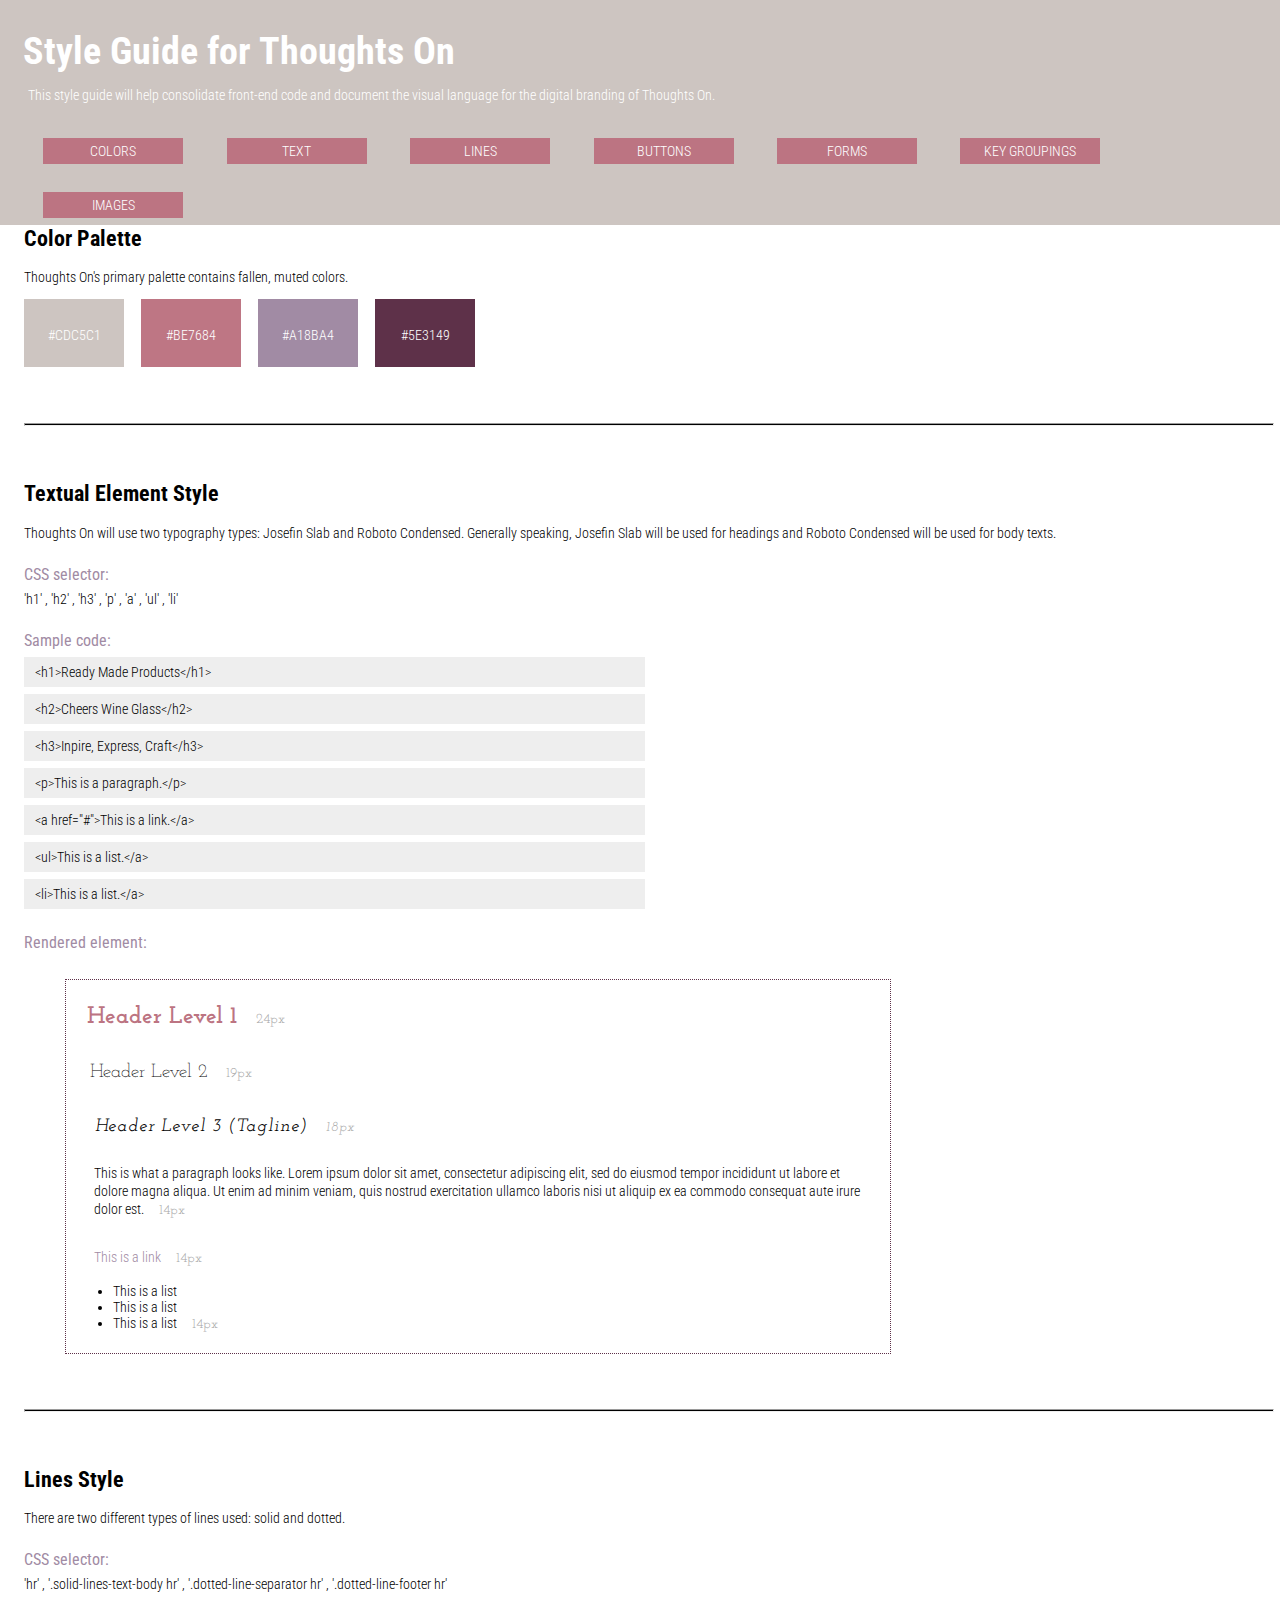
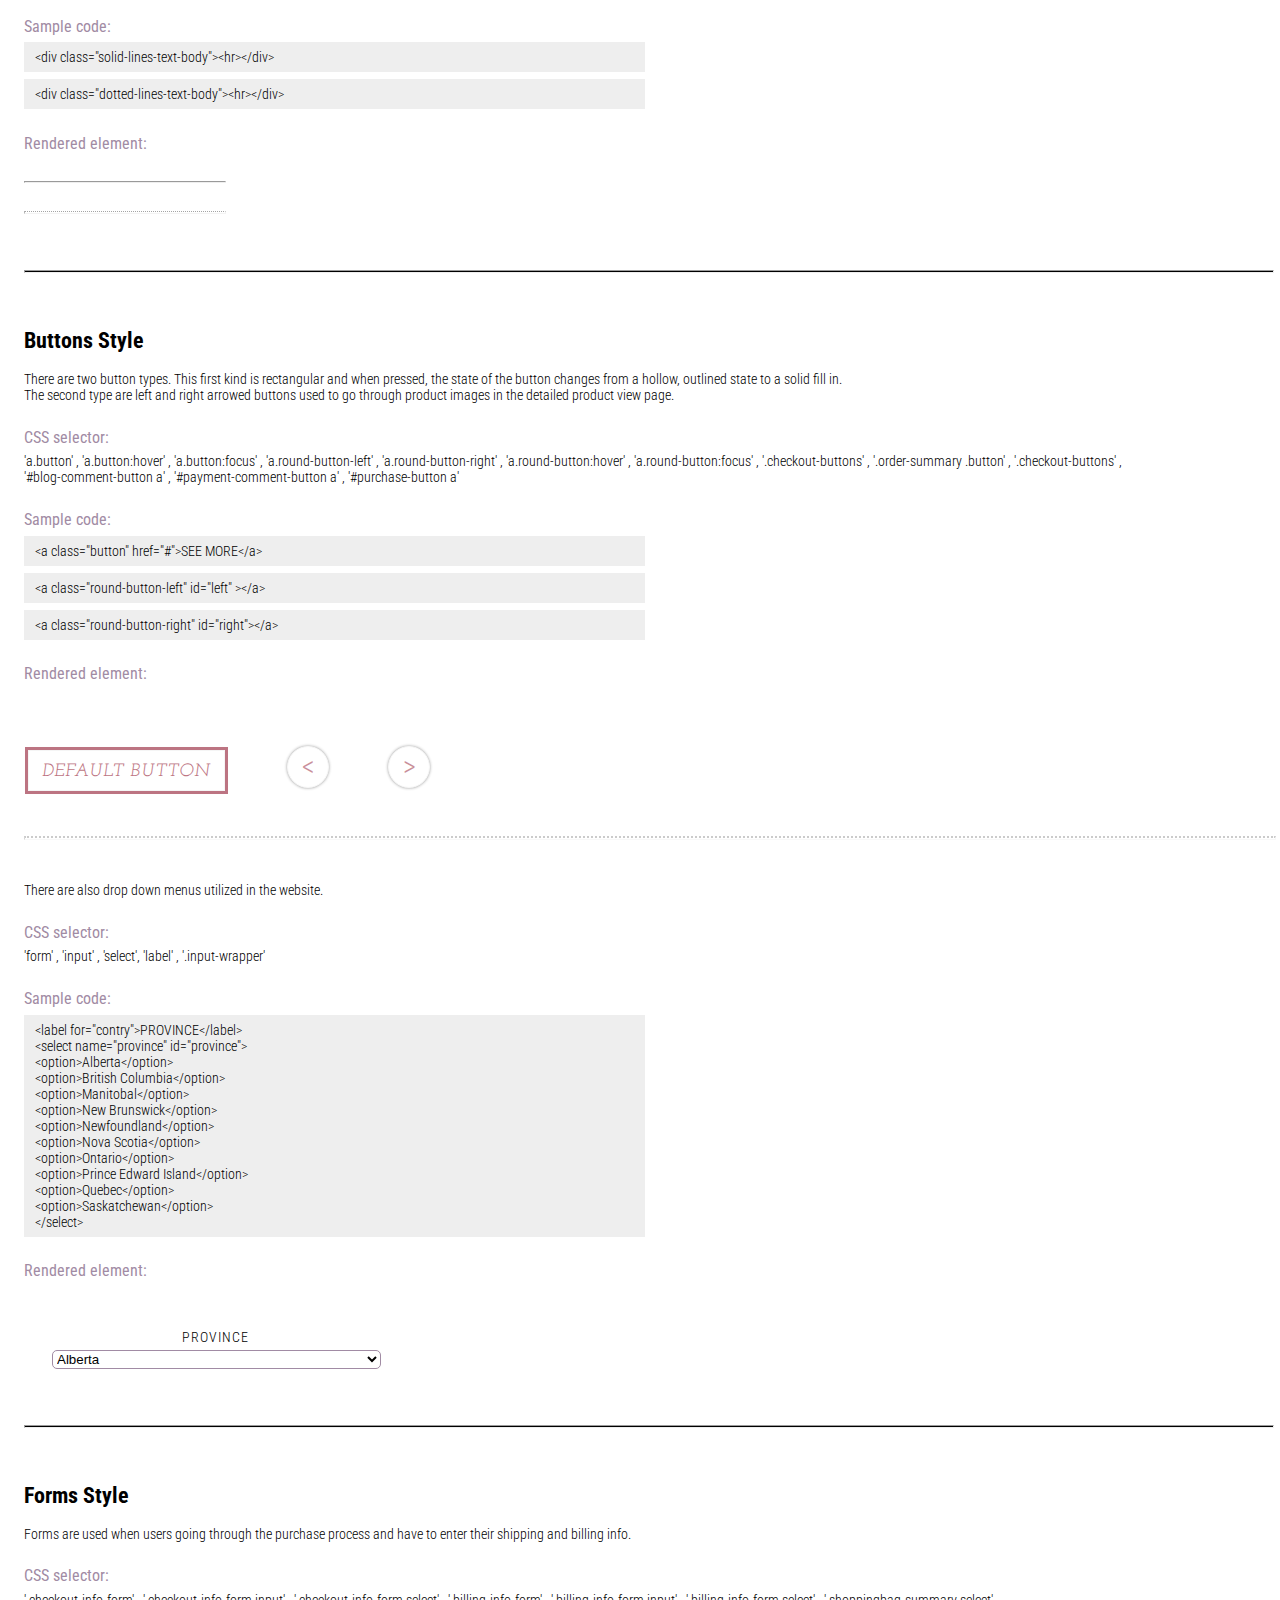
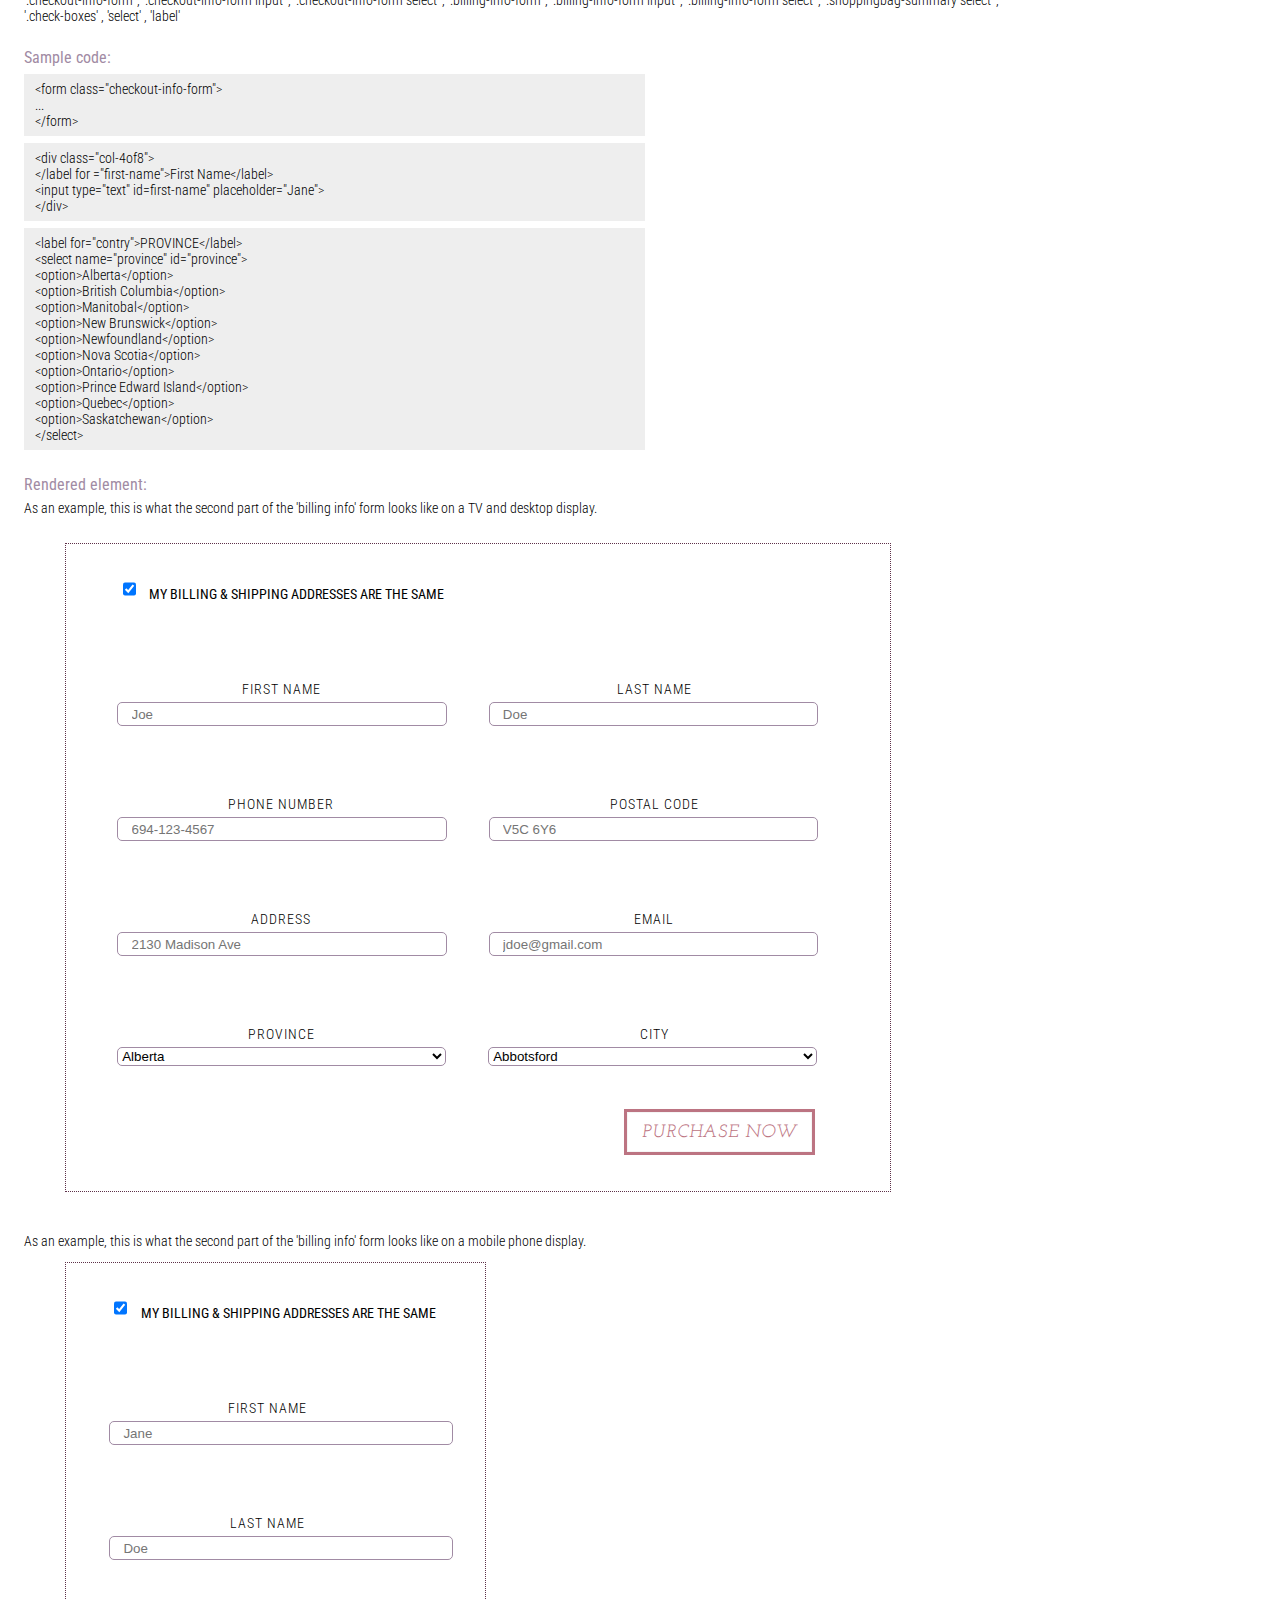
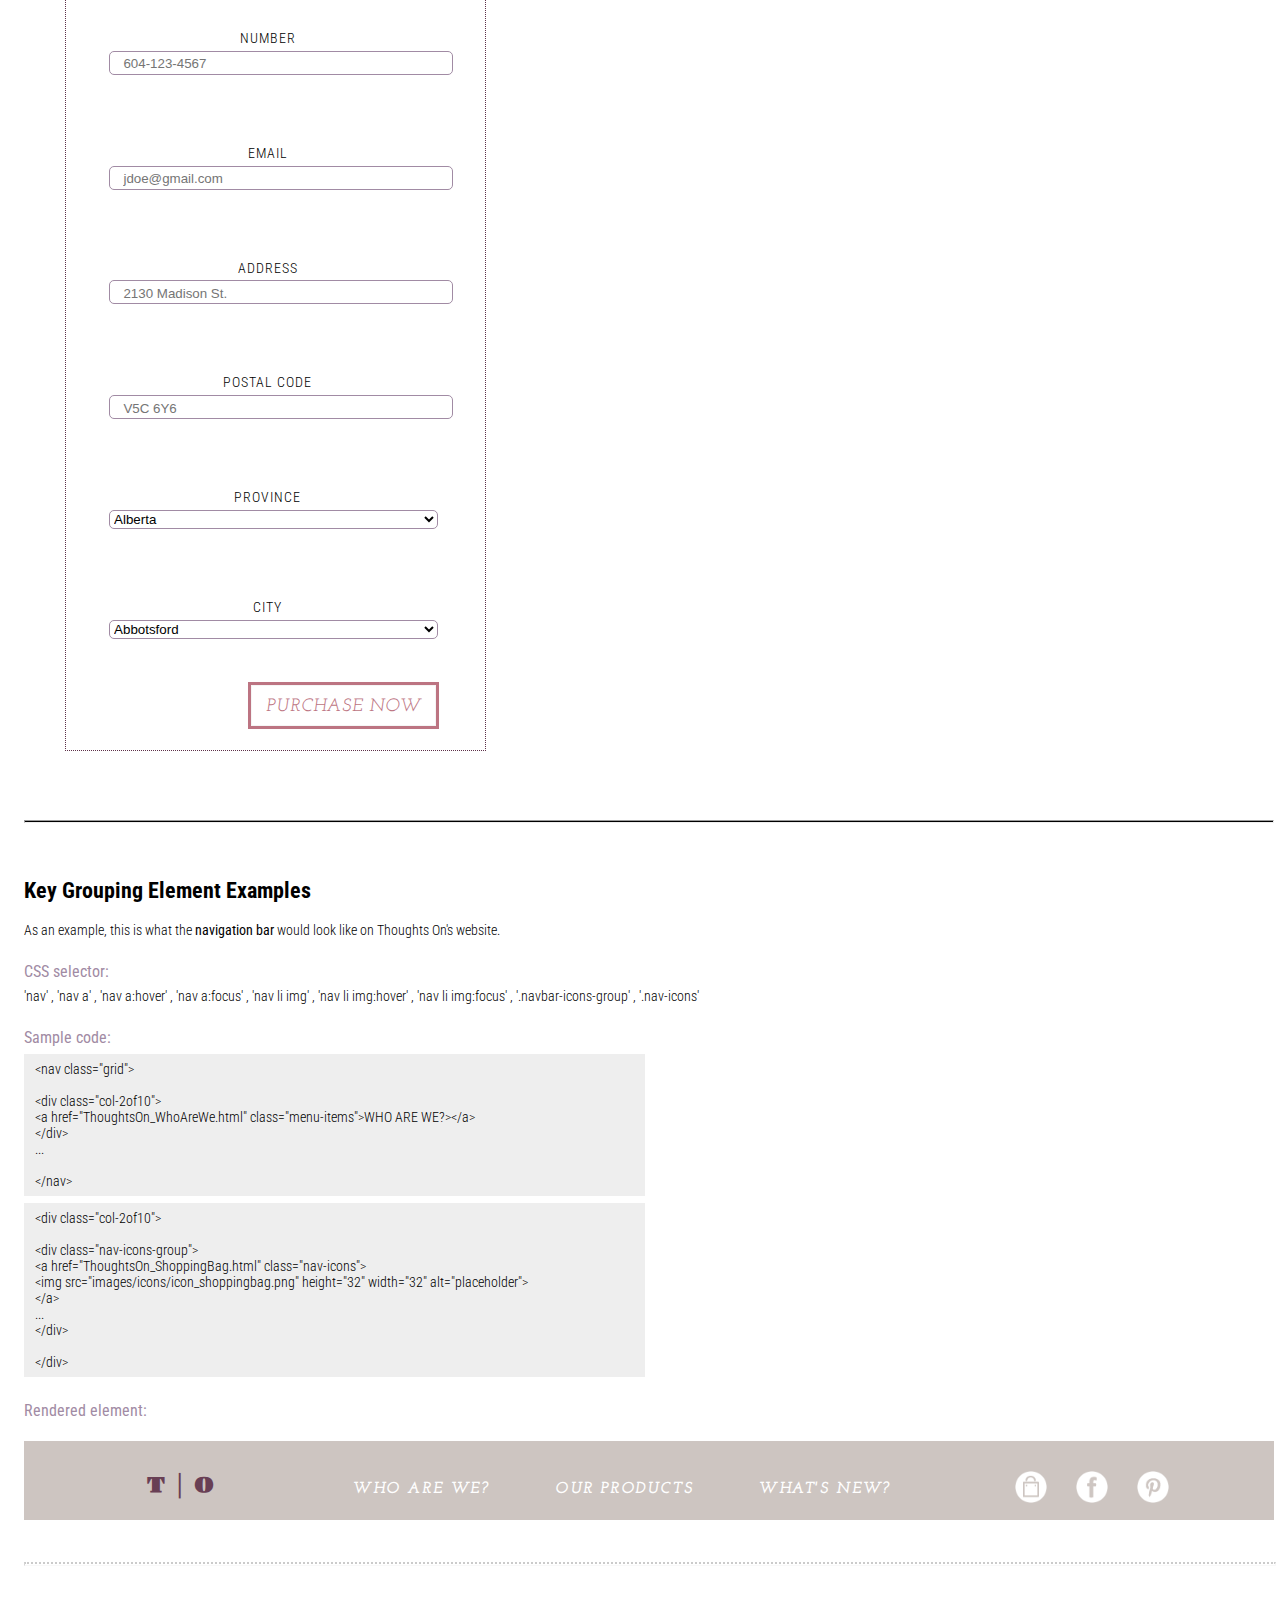
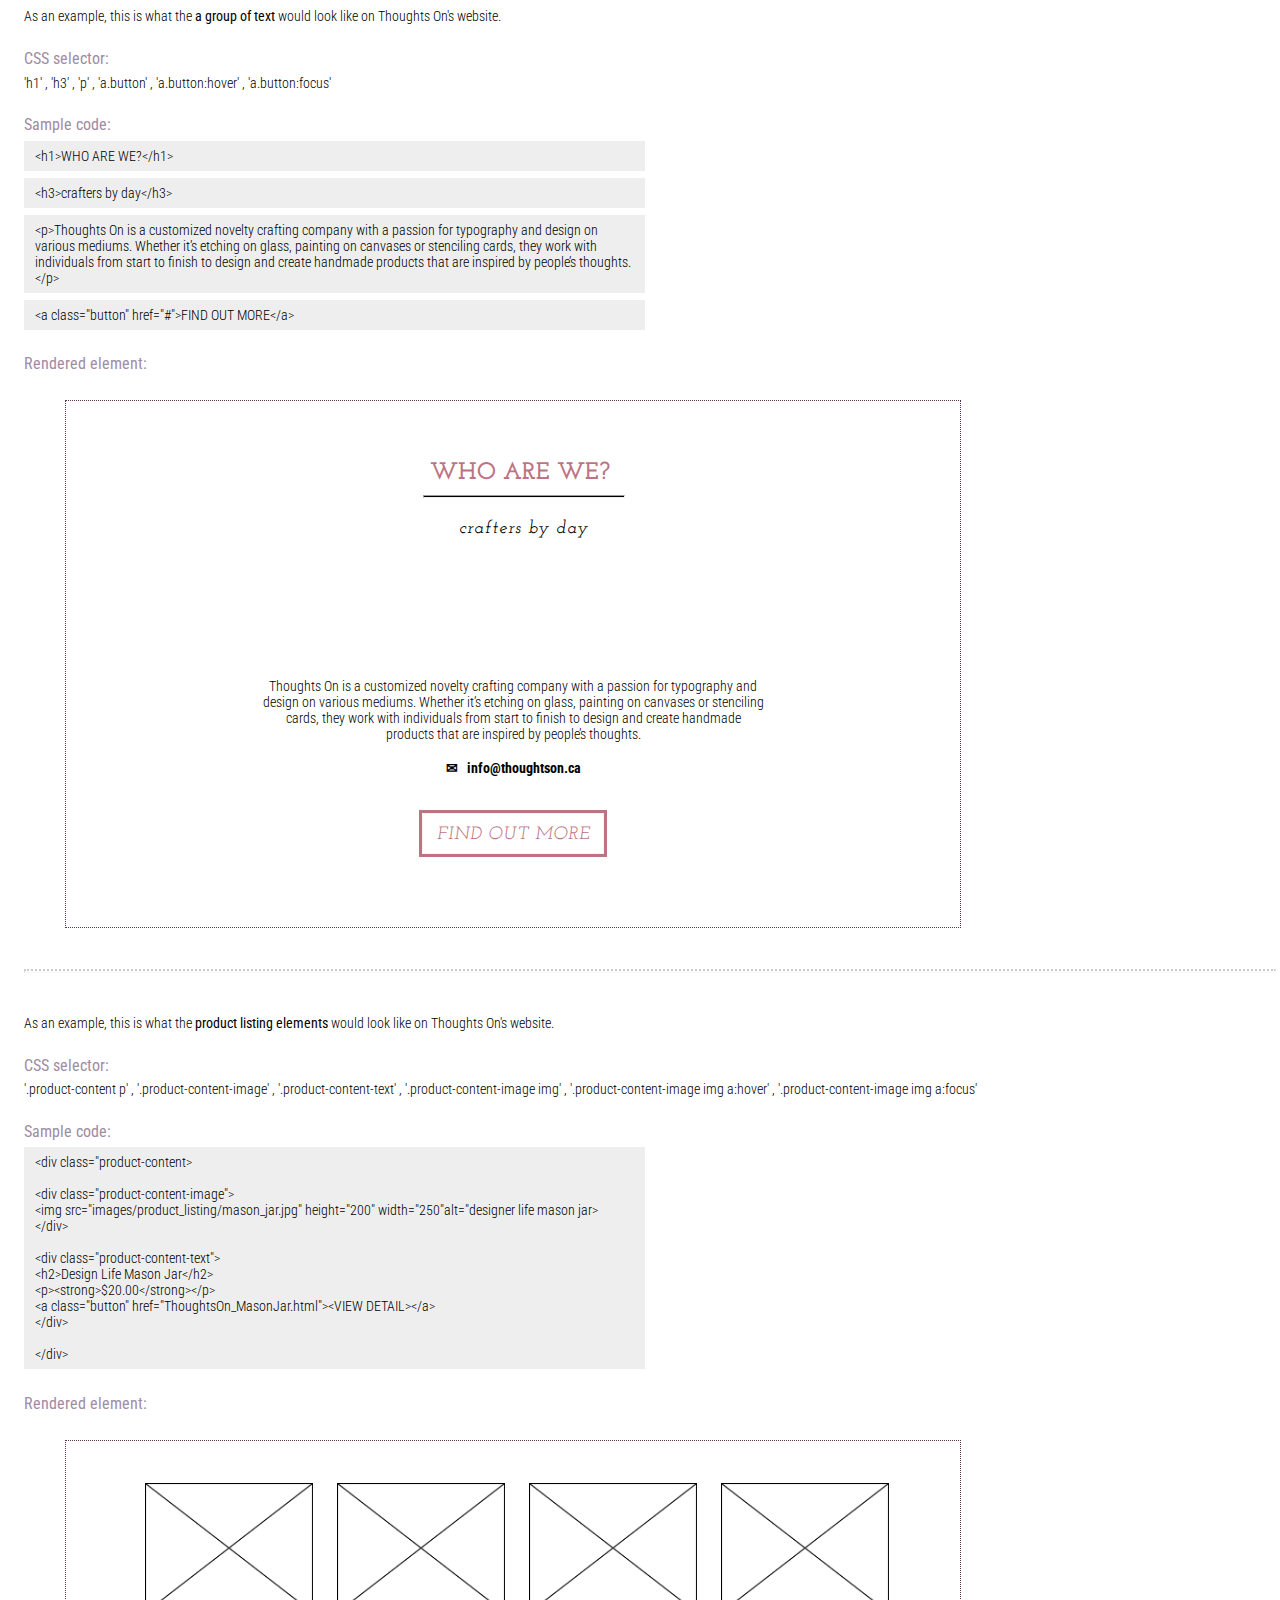
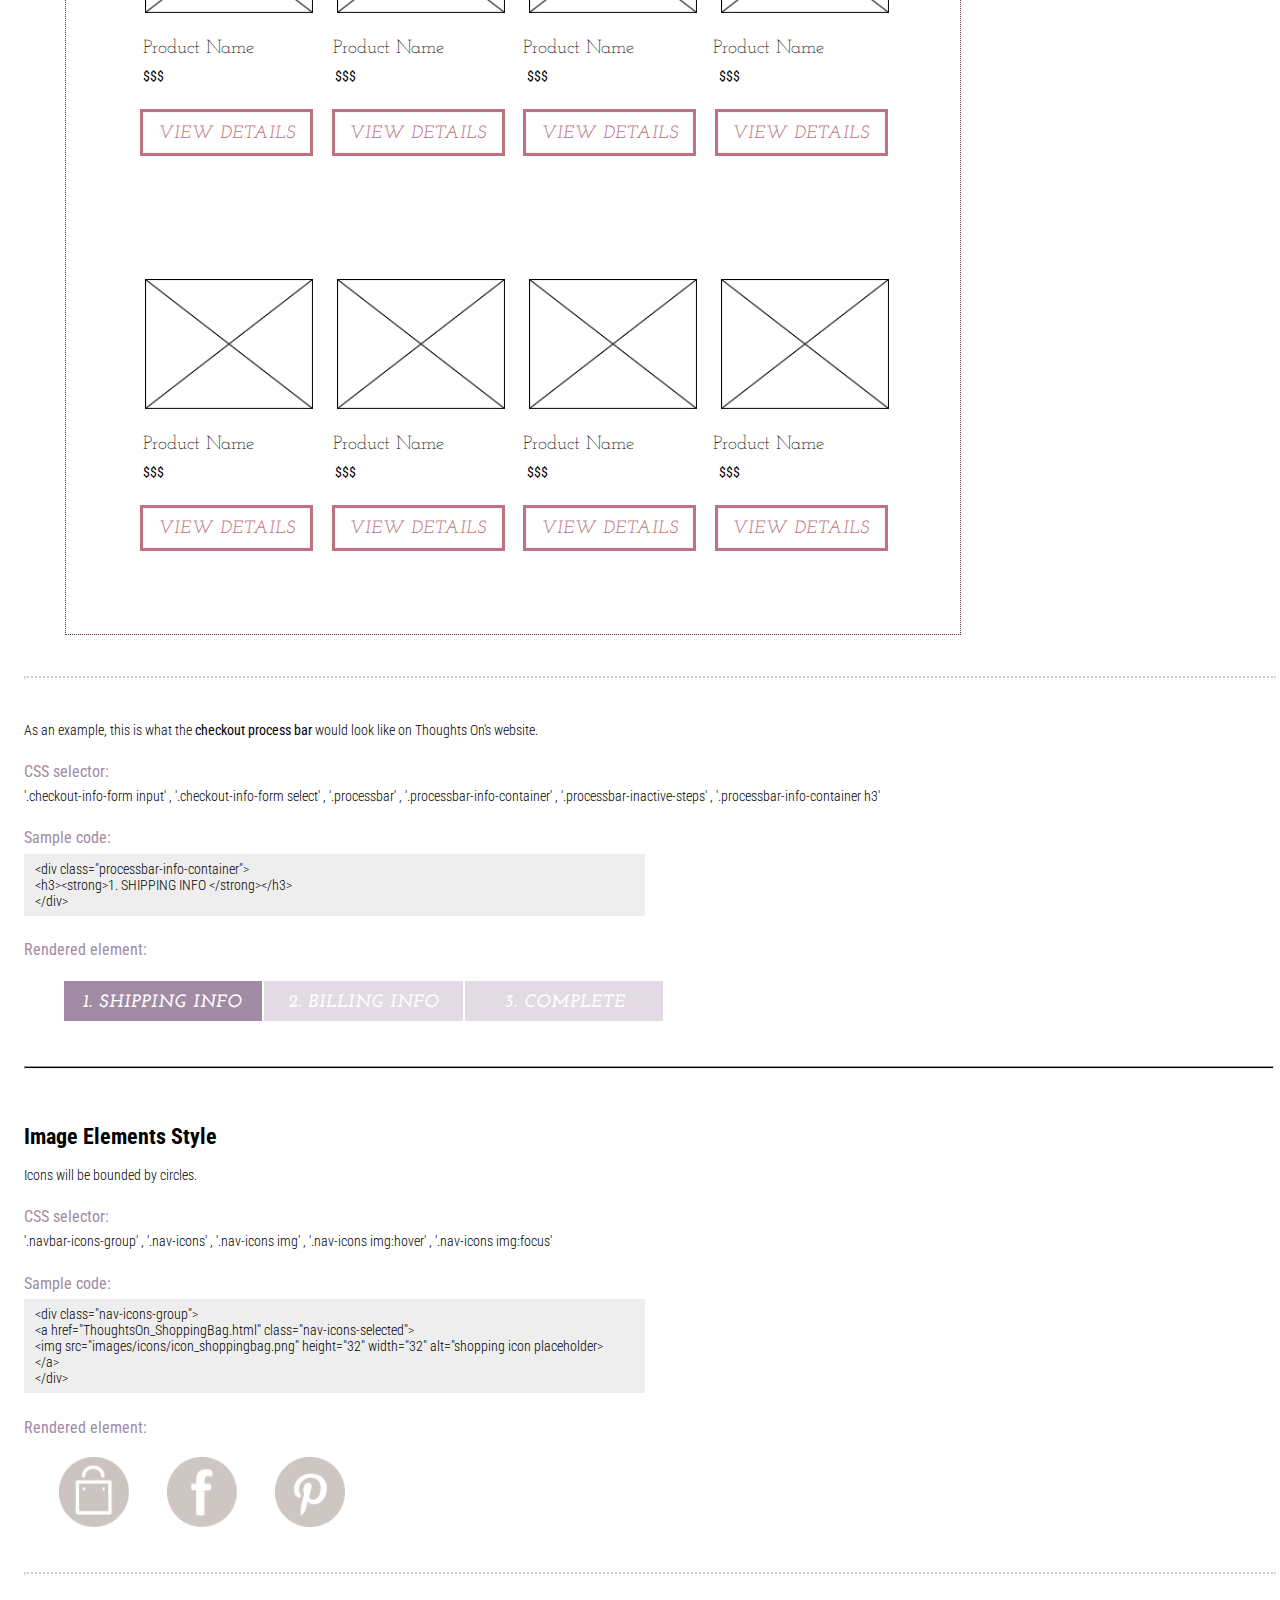
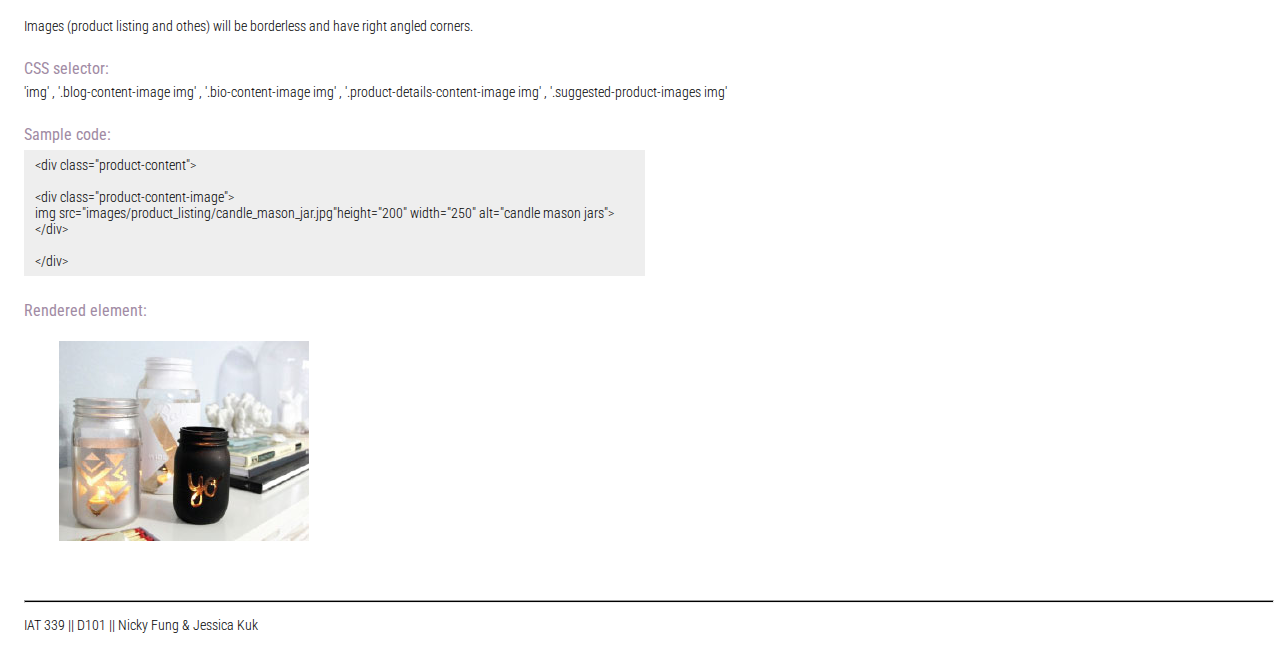
<file: index.html>
<!DOCTYPE html>
<html>

  <head>
    <meta charset="utf-8">
    <title>Style Guide for Thoughts On</title>

     <link href='http://fonts.googleapis.com/css?family=Josefin+Slab:300,400,600,700,300italic,400italic,600italic,700italic' rel='stylesheet' type='text/css'>

      <link href='http://fonts.googleapis.com/css?family=Roboto+Condensed:300italic,400italic,700italic,400,300,700' rel='stylesheet' type='text/css'>

      <link href='http://fonts.googleapis.com/css?family=Gravitas+One' rel='stylesheet' type='text/css'><!--used for logo in nav-->

      <link href="css/main.css" rel="stylesheet">
  </head>

  <body>

    <!--STYLE GUIDE NAV-->
    <div class="style-guide-nav">
      <h1>Style Guide for Thoughts On</h1>
      <p>This style guide will help consolidate front-end code and document the visual language for the digital branding of Thoughts On.</p>
      <nav>
        <ul>
          <li><a href="#colors">COLORS</a></li>
          <li><a href="#text">TEXT</a></li>
          <li><a href="#lines">LINES</a></li>
          <li><a href="#buttons">BUTTONS</a></li>
          <li><a href="#forms1">FORMS</a></li>
          <li><a href="#keygroupings">KEY GROUPINGS</a></li>
          <li><a href="#images">IMAGES</a></li>
        </ul> 
      </nav>
    </div>

    <div class="styleguidelines">
            
      <!--COLOR PALETTE-->
        <div class="colorsection">
          <section id="colors">
            <h2>Color Palette</h2>
            <p>Thoughts On's primary palette contains fallen, muted colors.</p>
            
            <div id="beige-rectangle"><p>#CDC5C1</p></div>
            <div id="salmon-rectangle"><p>#BE7684</p></div>
            <div id="lavender-rectangle"><p>#A18BA4</p></div>
            <div id="purple-rectangle"><p>#5E3149</p></div>
          </section>
        </div>

      <!--TEXT-->
      <div class="textsection">
        <hr> 
        <section id="text">
          <h2>Textual Element Style</h2>
          <p>Thoughts On will use two typography types: Josefin Slab and Roboto Condensed. Generally speaking, Josefin Slab will be used for headings and Roboto Condensed will be used for body texts.</p>

          <h3>CSS selector:</h3>
          <p>'h1' , 'h2' , 'h3' , 'p' , 'a' , 'ul' , 'li' </p>
          
          <h3>Sample code:</h3>
          <code>&lt;h1&gt;Ready Made Products&lt;/h1&gt;</code>
          <code>&lt;h2&gt;Cheers Wine Glass&lt;/h2&gt;</code>
          <code>&lt;h3&gt;Inpire, Express, Craft&lt;/h3&gt;</code>
          <code>&lt;p&gt;This is a paragraph.&lt;/p&gt;</code>
          <code>&lt;a href="#"&gt;This is a link.&lt;/a&gt;</code>
          <code>&lt;ul&gt;This is a list.&lt;/a&gt;</code>
          <code>&lt;li&gt;This is a list.&lt;/a&gt;</code>
          
          <h3>Rendered element:</h3>
            <div class="item-example">

              <h1>Header Level 1
               <span class="type-label">24px</span>
              </h1>

              <h4>Header Level 2
                <span class="type-label">19px</span>
              </h4>

              <h3>Header Level 3 (Tagline)
                <span class="type-label">18px</span>
              </h3>

              <p>This is what a paragraph looks like. Lorem ipsum dolor sit amet, consectetur adipiscing elit, sed do eiusmod tempor incididunt ut labore et dolore magna aliqua. Ut enim ad minim veniam, quis nostrud exercitation ullamco laboris nisi ut aliquip ex ea commodo consequat aute irure dolor est. 
              <span class="type-label">14px</span></p>

              <p> 
                <a href="#">This is a link</a>
                <span class="type-label">14px</span>
              </p>

              <ul>
                <li> This is a list </li>
                <li> This is a list</li>
                <li> This is a list <span class="type-label">14px</span></li>
              </ul>
            </div>
          <hr>
        </section>
      </div>


      <!-- LINES-->
      <div class="linesection">
        <section id="lines">
          <h2>Lines Style</h2>
          <p>There are two different types of lines used: solid and dotted.</p>
          
          <h3>CSS selector:</h3>
          <p>'hr' , '.solid-lines-text-body hr' , '.dotted-line-separator hr' , '.dotted-line-footer hr'</p>
          
          <h3>Sample code:</h3>
          <code>&lt;div class="solid-lines-text-body"&gt;&lt;hr&gt;&lt;/div&gt;</code> 
          <code>&lt;div class="dotted-lines-text-body"&gt;&lt;hr&gt;&lt;/div&gt;</code> 

          <h3>Rendered element:</h3>
          <div class="rendered-solid-lines"><hr></div>
          <div class="rendered-dotted-lines"><hr></div>
          <hr>
        </section>
      </div>


      <!-- BUTTONS-->
      <div class="buttonsection">
        <section id="buttons">
          <h2>Buttons Style</h2>

           <!-- BUTTONS: DEFAULT-->
          <p>There are two button types. This first kind is rectangular and when pressed, the state of the button changes from a hollow, outlined state to a solid fill in. <br>The second type are left and right arrowed buttons used to go through product images in the detailed product view page.</p>
          
          <h3>CSS selector:</h3>
          <p>'a.button' , 'a.button:hover' , 'a.button:focus' , 'a.round-button-left' , 'a.round-button-right' , 'a.round-button:hover' , 'a.round-button:focus' , '.checkout-buttons' , '.order-summary .button' , '.checkout-buttons' ,<br>
           '#blog-comment-button a' , '#payment-comment-button a' , '#purchase-button a'</p>
          
          <h3>Sample code:</h3>
          <code>&lt;a class="button" href="#"&gt;SEE MORE&lt;/a&gt;</code>

          <code>&lt;a class="round-button-left" id="left"
          &gt;&lt;/a&gt;</code>
          <code>&lt;a class="round-button-right" id="right"&gt;&lt;/a&gt;</code>

          <h3>Rendered element:</h3>
          <a class="button" href="#">DEFAULT BUTTON</a>
          <a class="round-button" href="#">&lt;</a>
          <a class="round-button" href="#">&gt;</a>

          <div class="dotted-separation-lines"><hr></div>

          <!-- BUTTONS: DROP DOWN-->
          <p>There are also drop down menus utilized in the website.</p>
          
          <h3>CSS selector:</h3>
          <p>'form' , 'input' , 'select', 'label' , '.input-wrapper'</p>
          
          <h3>Sample code:</h3>
          <code>&lt;label for="contry"&gt;PROVINCE&lt;/label&gt;
            <br>&lt;select name="province" id="province"&gt;
            <br>&lt;option&gt;Alberta&lt;/option&gt;
            <br>&lt;option&gt;British Columbia&lt;/option&gt;
            <br>&lt;option&gt;Manitobal&lt;/option&gt;
            <br>&lt;option&gt;New Brunswick&lt;/option&gt; 
            <br>&lt;option&gt;Newfoundland&lt;/option&gt;
            <br>&lt;option&gt;Nova Scotia&lt;/option&gt;
            <br>&lt;option&gt;Ontario&lt;/option&gt;
            <br>&lt;option&gt;Prince Edward Island&lt;/option&gt;
            <br>&lt;option&gt;Quebec&lt;/option&gt;
            <br>&lt;option&gt;Saskatchewan&lt;/option&gt;   
            <br>&lt;/select&gt;
          </code>

          <h3>Rendered element:</h3>
            <div class="input-wrapper">
              <label for="form-province">PROVINCE</label>
                <select name="form-province" id="form-province">
                    <option value="example-AL">Alberta</option>
                    <option value="example-BC">British Columbia</option>
                    <option value="example-MAN">Manitoba</option>
                    <option value="example-NB">New Brunswick</option>
                    <option value="example-NFL">Newfoundland</option>
                    <option value="example-NS">Nova Scotia</option>
                    <option value="example-ONT">Ontario</option>
                    <option value="example-PEI">Prince Edward Island</option>
                    <option value="example-QU">Quebec</option>
                    <option value="example-SASK">Saskatchewan</option>
                </select>
            </div>
          <hr>
        </section>
      </div>


      <!--FORMS TV AND DESKTOP-->
      <div class="formssection">
        <section id="forms1">
          <h2>Forms Style</h2>
          <p>Forms are used when users going through the purchase process and have to enter their shipping and billing info.</p>
          
          <h3>CSS selector:</h3>
          <p>'.checkout-info-form' , '.checkout-info-form input' , '.checkout-info-form select' , '.billing-info-form' , '.billing-info-form input' , '.billing-info-form select' , '.shoppingbag-summary select' , <br>'.check-boxes' , 'select' , 'label'</p>
          
          <h3>Sample code:</h3>
            <code>&lt;form class="checkout-info-form"&gt;
              <br>...
              <br>&lt;/form&gt;</code>

            <code>&lt;div class="col-4of8"&gt;
              <br>&lt;/label for ="first-name"&gt;First Name&lt;/label&gt;
              <br>&lt;input type="text" id=first-name" placeholder="Jane"&gt;
              <br>&lt;/div&gt;
            </code>

            <code>&lt;label for="contry"&gt;PROVINCE&lt;/label&gt;
              <br>&lt;select name="province" id="province"&gt;
              <br>&lt;option&gt;Alberta&lt;/option&gt;
              <br>&lt;option&gt;British Columbia&lt;/option&gt;
              <br>&lt;option&gt;Manitobal&lt;/option&gt;
              <br>&lt;option&gt;New Brunswick&lt;/option&gt;  
              <br>&lt;option&gt;Newfoundland&lt;/option&gt;
              <br>&lt;option&gt;Nova Scotia&lt;/option&gt;
              <br>&lt;option&gt;Ontario&lt;/option&gt;
              <br>&lt;option&gt;Prince Edward Island&lt;/option&gt;
              <br>&lt;option&gt;Quebec&lt;/option&gt;
              <br>&lt;option&gt;Saskatchewan&lt;/option&gt;   
              <br>&lt;/select&gt;
            </code>
          
          <h3>Rendered element:</h3>
          <p>As an example, this is what the second part of the 'billing info' form looks like on a TV and desktop display.</p>

          <div class="form-example">
            <form method="post" action="#">

            <div class="check-boxes">
              <input type="checkbox" name="same-billing-info" value="same-billing-info" checked><strong>MY BILLING & SHIPPING ADDRESSES ARE THE SAME</strong><br>
            </div>
          
            <div class="form-left-element">
              <div class="input-wrapper">
                <label for="form-fname">First Name</label>
                <input type="text" id="form-fname" placeholder="Joe">
              </div>
            </div>

              <div class="input-wrapper">
                <label for="form-lname">Last Name</label>
                <input type="text" id="form-lname" placeholder="Doe">
              </div>

              <div class="form-left-element">
              <div class="input-wrapper">
                <label for="form-number">Phone Number</label>
                <input type="text" id="form-number" placeholder="694-123-4567">
              </div>
            </div>

              <div class="input-wrapper">
                <label for="form-zipcode">Postal Code</label>
                <input type="text" id="form-zipcode" placeholder="V5C 6Y6">
              </div>

            <div class="form-left-element">
              <div class="input-wrapper">
                <label for="form-address">Address</label>
                <input type="text" id="form-address" placeholder="2130 Madison Ave">
              </div>
            </div>

              <div class="input-wrapper">
                <label for="form-email">Email</label>
                <input type="text" id="form-email" placeholder="jdoe@gmail.com">
              </div>

            <div class="form-left-element">
              <div class="input-wrapper">
                <label for="form-province2">PROVINCE</label>
                <select name="form-province2" id="form-province2">
                    <option value="example-AL2">Alberta</option>
                    <option value="example-BC2">British Columbia</option>
                    <option value="example-MAN2">Manitoba</option>
                    <option value="example-NB2">New Brunswick</option>
                    <option value="example-NFL2">Newfoundland</option>
                    <option value="example-NS2">Nova Scotia</option>
                    <option value="example-ONT2">Ontario</option>
                    <option value="example-PEI2">Prince Edward Island</option>
                    <option value="example-QU">Quebec</option>
                    <option value="example-SASK">Saskatchewan</option>
                </select>
              </div>
            </div>

              <div class="input-wrapper">
                <label for="city1">City</label>
                    <select name="city1" id="city1">
                      <option value="AB">Abbotsford</option>
                      <option value="BBY">Burnaby</option>
                      <option value="CHILL">Chilliwack</option>
                      <option value="COQ">Coquitlam</option>
                      <option value="FSJ">Fort St. John</option>
                      <option value="KAM">Kamloops</option>
                      <option value="KEL">Kelowna</option>
                      <option value="LANG">Langley</option>
                      <option value="MR">Maple Ridge</option>
                      <option value="NAI">Nanaimo</option>
                      <option value="NW">New Westminister</option>
                      <option value="NV">North Vancouver</option>
                      <option value="PM">Pitt Meadows</option>
                      <option value="PMO">Port Moody</option>
                      <option value="PG">Prince George</option>
                      <option value="RMD">Richmond</option>
                      <option value="SUR">Surrey</option>
                      <option value="VAN">Vancouver</option>
                      <option value="VIC">Victoria</option>
                      <option value="WR">White Rock</option>
                    </select>
              </div>

              <div class="input-wrapper">
                <a class="button" href="#">PURCHASE NOW</a>
              </div>

            </form>
          </div>
        </section>
      </div>

      <!--FORMS PHONE-->
      <div class="formssection">
        <section id="forms2">
          <p>As an example, this is what the second part of the 'billing info' form looks like on a mobile phone display.</p>

            <div class="form-example-two">
            <form method="post" action="#">

            <div class="check-boxes">
              <input type="checkbox" name="same-billing-info" value="same-billing-info" checked><strong>MY BILLING & SHIPPING ADDRESSES ARE THE SAME</strong><br>
            </div>
          
            <div class="input-wrapper">
              <label for="form-fname2">First Name</label>
              <input type="text" id="form-fname2" placeholder="Jane">
            </div>
          
            <div class="input-wrapper">
              <label for="form-lname2">Last Name</label>
              <input type="text" id="form-lname2" placeholder="Doe">
            </div>

            <div class="input-wrapper">
              <label for="form-number2">Number</label>
              <input type="text" id="form-number2" placeholder="604-123-4567">
            </div>

            <div class="input-wrapper">
              <label for="form-email2">Email</label>
              <input type="text" id="form-email2" placeholder="jdoe@gmail.com">
            </div>

            <div class="input-wrapper">
              <label for="form-address2">Address</label>
              <input type="text" id="form-address2" placeholder="2130 Madison St.">
            </div>

            <div class="input-wrapper">
              <label for="form-zipcode2">Postal Code</label>
              <input type="text" id="form-zipcode2" placeholder="V5C 6Y6">
            </div>

            <div class="input-wrapper">
              <label for="form-province3">PROVINCE</label>
                <select name="form-province3" id="form-province3">
                    <option value="example-AL3">Alberta</option>
                    <option value="example-BC3">British Columbia</option>
                    <option value="example-MAN3">Manitoba</option>
                    <option value="example-NB3">New Brunswick</option>
                    <option value="example-NFL3">Newfoundland</option>
                    <option value="example-NS3">Nova Scotia</option>
                    <option value="example-ONT3">Ontario</option>
                    <option value="example-PEI3">Prince Edward Island</option>
                    <option value="example-QU">Quebec</option>
                    <option value="example-SASK">Saskatchewan</option>
                </select>
            </div>

            <div class="input-wrapper">
                <label for="city2">City</label>
                    <select name="city2" id="city2">
                      <option value="AB2">Abbotsford</option>
                      <option value="BBY2">Burnaby</option>
                      <option value="CHILL2">Chilliwack</option>
                      <option value="COQ2">Coquitlam</option>
                      <option value="FSJ2">Fort St. John</option>
                      <option value="KAM2">Kamloops</option>
                      <option value="KEL2">Kelowna</option>
                      <option value="LANG2">Langley</option>
                      <option value="MR2">Maple Ridge</option>
                      <option value="NAI2">Nanaimo</option>
                      <option value="NW2">New Westminister</option>
                      <option value="NV2">North Vancouver</option>
                      <option value="PM2">Pitt Meadows</option>
                      <option value="PMO2">Port Moody</option>
                      <option value="PG2">Prince George</option>
                      <option value="RMD2">Richmond</option>
                      <option value="SUR2">Surrey</option>
                      <option value="VAN2">Vancouver</option>
                      <option value="VIC2">Victoria</option>
                      <option value="WR2">White Rock</option>
                    </select>
              </div>

              <div class="input-wrapper2">
                <a class="button" href="#">PURCHASE NOW</a>
              </div>

            </form>
          </div>
          <hr>
        </section>
      </div>

      <!-- KEY GROUPINGS-->
      <div class="keygroupingsection">
        <section id="keygroupings">
          <h2>Key Grouping Element Examples</h2>

          <!-- KEY GROUPINGS: NAV BAR-->
          <p>As an example, this is what the <strong>navigation bar</strong> would look like on Thoughts On's website.</p>
          
          <h3>CSS selector:</h3>
          <p>'nav' , 'nav a' , 'nav a:hover' , 'nav a:focus' ,  'nav li img' , 'nav li img:hover' , 'nav li img:focus' , '.navbar-icons-group' , '.nav-icons' </p>
          
          <h3>Sample code:</h3>

          <code>&lt;nav class="grid"&gt;<br>
          <br>&lt;div class="col-2of10"&gt;
          <br>&lt;a href="ThoughtsOn_WhoAreWe.html" class="menu-items">WHO ARE WE?&gt;&lt;/a&gt;
          <br>&lt;/div&gt;
          <br>...<br>
          <br>&lt;/nav&gt;<br>
          </code>

          <code>&lt;div class="col-2of10"&gt;<br>
            <br>&lt;div class="nav-icons-group"&gt;
            <br>&lt;a href="ThoughtsOn_ShoppingBag.html" class="nav-icons"&gt;
            <br>&lt;img src="images/icons/icon_shoppingbag.png" height="32" width="32" alt="placeholder"&gt;
            <br>&lt;/a&gt;
            <br>...
            <br>&lt;/div&gt;<br>
            <br>&lt;/div&gt;
          </code>

          <h3>Rendered element:</h3>
          <div class="exampleNavBar">
            <nav>
              <ul>
                <li>
                  <a href="ThoughtsOn.html" id="logo">T&nbsp;|&nbsp;O</a></li>
                <li><a href="#keygroupings">WHO ARE WE?</a></li>
                <li><a href="#keygroupings">OUR PRODUCTS</a></li>
                <li><a href="#keygroupings">WHAT'S NEW?</a></li>
                <li>
                  <div class="nav-icons-group">
                    <a href="ThoughtsOn_ShoppingBag.html" class="nav-icons"><img src="images/icons/icon_shoppingbag.png" height="32" width="32" alt="shopping icon placeholder"></a>
                    <a href="https://www.facebook.com/pages/Thoughts-On-Crafts/1560522474167879" class="nav-icons"><img src="images/icons/icon_facebook.png" height="32" width="32" alt="facebook icon placeholder"></a>
                    <a href="https://www.pinterest.com/jennylynnr/glass-etching-ideas/" class="nav-icons"><img src="images/icons/icon_pinterest.png" height="32" width="32" alt="pinterest icon placeholder"></a>
                  </div>
                </li>
              </ul> 
            </nav>
          </div>

          <div class="dotted-separation-lines"><hr></div>

          <!-- KEY GROUPINGS: GROUP OF TEXT-->
          <p>As an example, this is what the <strong>a group of text</strong> would look like on Thoughts On's website.</p>
          
          <h3>CSS selector:</h3>
          <p>'h1' , 'h3' , 'p' , 'a.button' , 'a.button:hover' , 'a.button:focus'</p>
          
          <h3>Sample code:</h3>
            <code>&lt;h1&gt;WHO ARE WE?&lt;/h1&gt;</code>
            <code>&lt;h3&gt;crafters by day&lt;/h3&gt;</code>
            <code>&lt;p&gt;Thoughts On is a customized novelty crafting company with a passion for typography and design on various mediums. Whether it’s etching on glass, painting on canvases or stenciling cards, they work with individuals from start to finish to design and create handmade products that are inspired by people’s thoughts.&lt;/p&gt;</code>
            <code>&lt;a class="button" href="#"&gt;FIND OUT MORE&lt;/a&gt;</code>
          
          <h3>Rendered element:</h3>
            <div class="text-group-example">
              <h1>WHO ARE WE?</h1>
              <div class="solid-lines-text-body"><hr></div>
              <h3>crafters by day</h3>
              <p>Thoughts On is a customized novelty crafting company with a passion for typography and design on various mediums. Whether it’s etching on glass, painting on canvases or stenciling cards, they work with individuals from start to finish to design and create handmade products that are inspired by people’s thoughts.</p>
              <h4>&#9993; &nbsp; info@thoughtson.ca</h4>
              <a class="button" href="#">FIND OUT MORE</a>
            </div>

          <div class="dotted-separation-lines"><hr></div>

          <!-- KEY GROUPINGS: PRODUCT LISTING-->
          <p>As an example, this is what the <strong>product listing elements</strong> would look like on Thoughts On's website.</p>
          
          <h3>CSS selector:</h3>
          <p>'.product-content p' , '.product-content-image' , '.product-content-text' , '.product-content-image img' , '.product-content-image img a:hover' , '.product-content-image img a:focus'</p>
          <h3>Sample code:</h3>
            <code>&lt;div class="product-content&gt;<br>
              <br>&lt;div class="product-content-image"&gt;
              <br>&lt;img src="images/product_listing/mason_jar.jpg" height="200" width="250"alt="designer life mason jar&gt;
              <br>&lt;/div&gt;<br>
              <br>&lt;div class="product-content-text"&gt;
              <br>&lt;h2&gt;Design Life Mason Jar&lt;/h2&gt;
              <br>&lt;p&gt;&lt;strong&gt;$20.00&lt;/strong&gt;&lt;/p&gt;
              <br>&lt;a class="button" href="ThoughtsOn_MasonJar.html"&gt;&lt;VIEW DETAIL&gt;&lt;/a&gt;
              <br>&lt;/div&gt;<br>
              <br>&lt;/div&gt;</code>
        
          <h3>Rendered element:</h3>
            <div class="product-listing-example">
              <a href ="#"><img src="images/product-listing-placeholder.png" height="130" width="168" alt="product listing image placeholder"></a>
              <a href ="#"><img src="images/product-listing-placeholder.png" height="130" width="168" alt="product listing image placeholder"></a>
              <a href ="#"><img src="images/product-listing-placeholder.png" height="130" width="168" alt="product listing image placeholder"></a>
              <a href ="#"><img src="images/product-listing-placeholder.png" height="130" width="168" alt="product listing image placeholder"></a>
              
              <div class="descriptions">
                <h4>Product Name</h4>
                <h4>Product Name</h4>
                <h4>Product Name</h4>
                <h4>Product Name</h4>
              </div>

              <div class="descriptions">
                <p><strong>$$$</strong></p>
                <p><strong>$$$</strong></p>
                <p><strong>$$$</strong></p>
                <p><strong>$$$</strong></p>
              </div>

              <div class="view-details-button">
                <a class="button" href="#">VIEW DETAILS</a>
                <a class="button" href="#">VIEW DETAILS</a>
                <a class="button" href="#">VIEW DETAILS</a>
                <a class="button" href="#">VIEW DETAILS</a>
              </div>

               <a href ="#"><img src="images/product-listing-placeholder.png" height="130" width="168" alt="product listing image placeholder"></a>
              <a href ="#"><img src="images/product-listing-placeholder.png" height="130" width="168" alt="product listing image placeholder"></a>
              <a href ="#"><img src="images/product-listing-placeholder.png" height="130" width="168" alt="product listing image placeholder"></a>
              <a href ="#"><img src="images/product-listing-placeholder.png" height="130" width="168" alt="product listing image placeholder"></a>
              
              <div class="descriptions">
                <h4>Product Name</h4>
                <h4>Product Name</h4>
                <h4>Product Name</h4>
                <h4>Product Name</h4>
              </div>

              <div class="descriptions">
                <p><strong>$$$</strong></p>
                <p><strong>$$$</strong></p>
                <p><strong>$$$</strong></p>
                <p><strong>$$$</strong></p>
              </div>

              <div class="view-details-button">
                <a class="button" href="#">VIEW DETAILS</a>
                <a class="button" href="#">VIEW DETAILS</a>
                <a class="button" href="#">VIEW DETAILS</a>
                <a class="button" href="#">VIEW DETAILS</a>
              </div>
            </div>

          <div class="dotted-separation-lines"><hr></div>

          <!-- KEY GROUPINGS: CHECK OUT PROCESS INDICATOR-->
          <p>As an example, this is what the <strong>checkout process bar</strong> would look like on Thoughts On's website.</p>
          
          <h3>CSS selector:</h3>
          <p>'.checkout-info-form input' , '.checkout-info-form select' , '.processbar' , '.processbar-info-container' , '.processbar-inactive-steps' , '.processbar-info-container h3' </p>

          <h3>Sample code:</h3>
            <code>&lt;div class="processbar-info-container"&gt;
              <br>&lt;h3&gt;&lt;strong&gt;1. SHIPPING INFO &lt;/strong&gt;&lt;/h3&gt;
              <br>&lt;/div&gt;
            </code>
          
          <h3>Rendered element:</h3>
          <div class="exampleCheckoutProcessBar">
              <div id="shipping-info"><h3><strong>1. SHIPPING INFO</strong></h3></div>
              <div id="billing-info"><h3><strong>2. BILLING INFO</strong></h3></div>
              <div id="complete"><h3><strong>3. COMPLETE</strong></h3></div>
          </div>
          <hr>
        </section>
       </div>


      <!-- IMAGES-->
      <div class="imagessection">
        <section id="images">
          <h2>Image Elements Style</h2>

          <!-- IMAGES:ICONS-->
          <p>Icons will be bounded by circles.</p>
          
          <h3>CSS selector:</h3>
          <p>'.navbar-icons-group' , '.nav-icons' , '.nav-icons img' , '.nav-icons img:hover' , '.nav-icons img:focus'</p>
          
          <h3>Sample code:</h3>
          <code>&lt;div class="nav-icons-group"&gt;
            <br>&lt;a href="ThoughtsOn_ShoppingBag.html" class="nav-icons-selected"&gt;
            <br>&lt;img src="images/icons/icon_shoppingbag.png" height="32" width="32" alt="shopping icon placeholder&gt;
            <br>&lt;/a&gt;
            <br>&lt;/div&gt;
          </code>

          
          <h3>Rendered element:</h3>
            <div class="icons-example">
              <img src="images/icons/shoppingbag-example.png" height="70" width="70" alt="shopping icon placeholder">
              <img src="images//icons/facebook-example.png" height="70" width="70" alt="facebook icon placeholder">
            
              <img src="images/icons/pinterest-example.png" height="70" width="70" alt="pinterest icon placeholder">
            </div>
          <div class="dotted-separation-lines"><hr></div>

          <!-- IMAGES:PICS-->
          <p>Images (product listing and othes) will be borderless and have right angled corners.</p>
          
          <h3>CSS selector:</h3>
          <p>'img' , '.blog-content-image img' , '.bio-content-image img' , '.product-details-content-image img' , '.suggested-product-images img'</p>
          
          <h3>Sample code:</h3>
          <code>&lt;div class="product-content"&gt;<br>
            <br>&lt;div class="product-content-image"&gt;
            <br>img src="images/product_listing/candle_mason_jar.jpg"height="200" width="250" alt="candle mason jars"&gt;
            <br> &lt;/div&gt;<br>
            <br>&lt;/div&gt;
          </code>

          <h3>Rendered element:</h3>
            <div class="product-image">
              <img src="images/product_listing/candle_mason_jar.jpg" height="200" width="250" alt="product #2: set of</p> 
            <p>candle mason jars">
            </div>
          <hr>
        </section>
       </div> 

       <p>IAT 339 || D101 || Nicky Fung & Jessica Kuk </p>
    </div>
  </body>
</html>
</file>
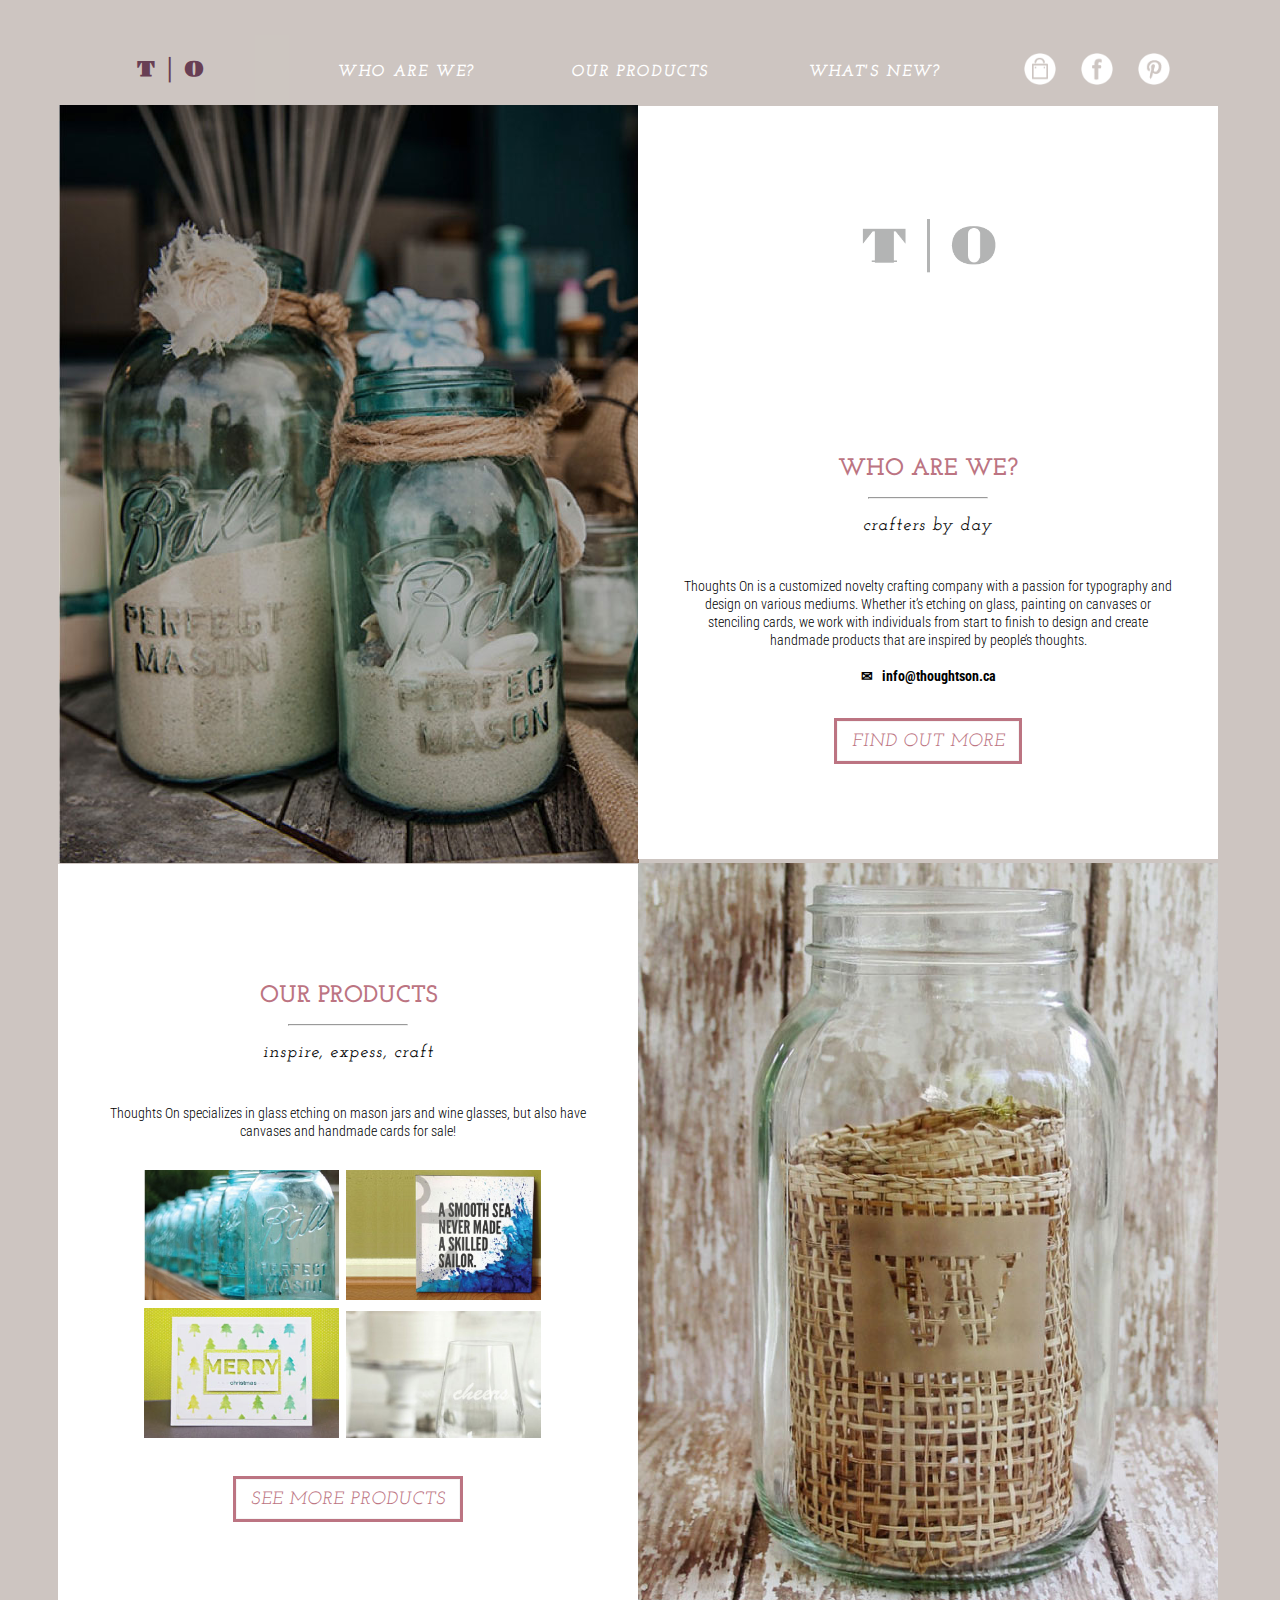
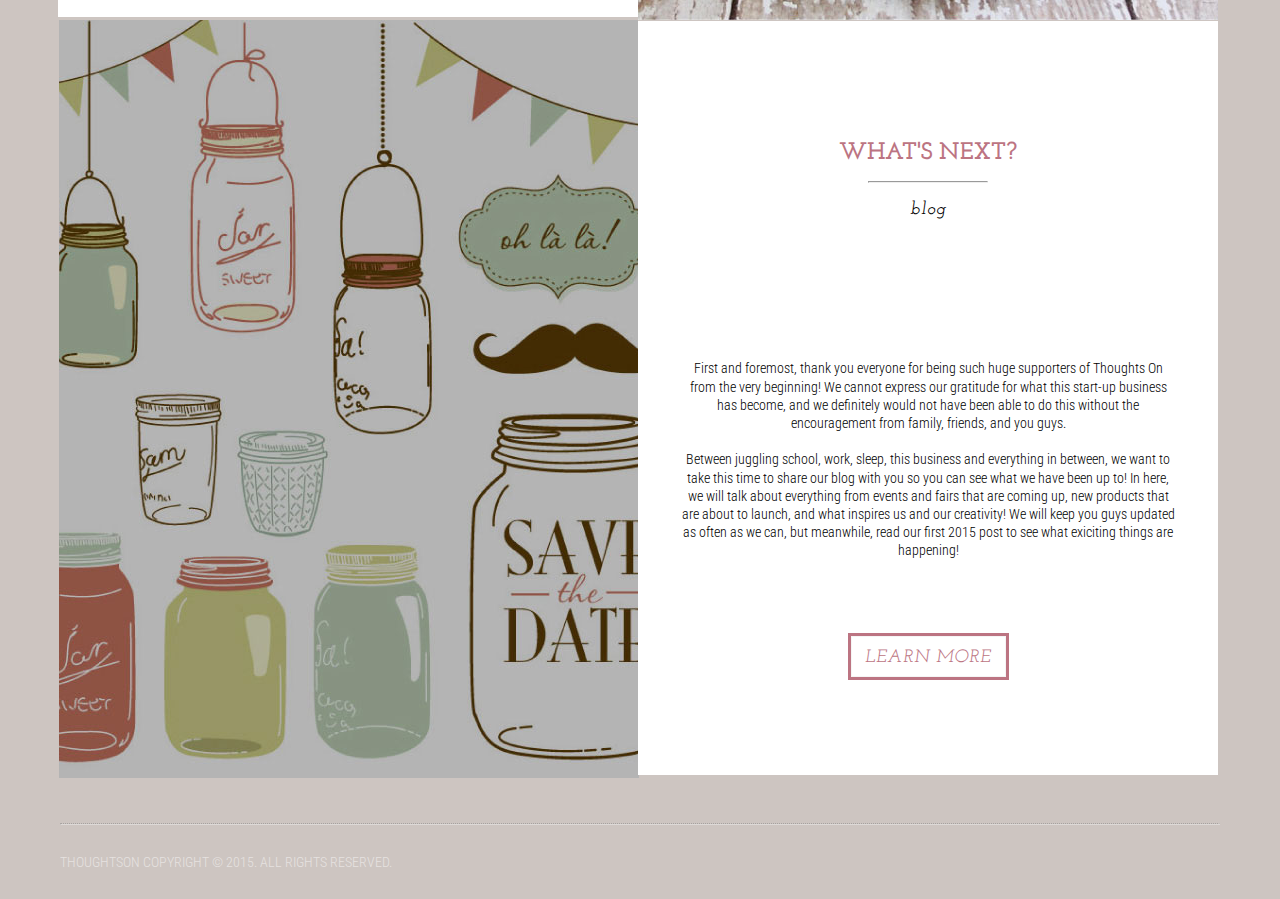
<file: ThoughtsOn.html>
<!doctype html>
<html lang="en">

  <head>
    <meta charset="utf-8">
    <meta name="viewport" content="width=device-width" />
    <title>Thoughts On Crafts</title>

    <link href='http://fonts.googleapis.com/css?family=Josefin+Slab:300,400,600,700,300italic,400italic,600italic,700italic' rel='stylesheet' type='text/css'>

    <link href='http://fonts.googleapis.com/css?family=Roboto+Condensed:300italic,400italic,700italic,400,300,700' rel='stylesheet' type='text/css'>

    <link href='http://fonts.googleapis.com/css?family=Gravitas+One' rel='stylesheet' type='text/css'><!--used for logo in nav-->

    <link rel="stylesheet" href="css/ThoughtsOn_grid.css">  <!--used for grid -->
    <link rel="stylesheet" href="css/ThoughtsOn_style.css">  <!--used for style -->
  </head>


  <body>

    <!--Navigation bar-->
    <header>

      <nav class="grid">
        <div class="col-2of10">
          <a href="ThoughtsOn.html" class="logo">T&nbsp;|&nbsp;O</a>
        </div>
        <div class="col-2of10">
          <a href="ThoughtsOn_WhoAreWe.html" class="menu-items">WHO ARE WE?</a>
        </div>
        <div class="col-2of10">
          <a href="ThoughtsOn_Products.html" class="menu-items">OUR PRODUCTS</a>
        </div>
        <div class="col-2of10">
          <a href="ThoughtsOn_Blog.html" class="menu-items">WHAT'S NEW?</a>
        </div>
        <div class="col-2of10">
          <div class="nav-icons-group">
            <a href="ThoughtsOn_ShoppingBag.html" class="nav-icons"><img src="images/icons/icon_shoppingbag.png" height="32" width="32" alt="shopping icon placeholder"></a>
            <a href="https://www.facebook.com/pages/Thoughts-On-Crafts/1560522474167879" class="nav-icons"><img src="images/icons/icon_facebook.png" height="32" width="32" alt="facebook icon placeholder"></a>
            <a href="https://www.pinterest.com/jennylynnr/glass-etching-ideas/" class="nav-icons"><img src="images/icons/icon_pinterest.png" height="32" width="32" alt="pinterest icon placeholder"></a>
          </div>
        </div>
      </nav>
    </header>


      <!--Home page: Who are we?-->
      <section id ="who-we-are">
        <div class="col-8of10"> 
          <img class="home-theme-image" src="images/home/home_WhoAreWe.jpg" height="758" width="580" alt="WhoAreWe image for home page">

          <div class="home-text-group">
                <img src="images/home/home_logo.png" height="550" width="313" alt="WhoAreWe logo home page">

            <h1>WHO ARE WE?</h1>
              <div class="solid-lines-text-body"><hr></div>
                <h3>crafters by day</h3>
    
                <p>Thoughts On is a customized novelty crafting company with a passion for typography and design on various mediums. Whether it’s etching on glass, painting on canvases or stenciling cards, we work with individuals from start to finish to design and create handmade products that are inspired by people’s thoughts.</p>
              
                <h4>&#9993; &nbsp; info@thoughtson.ca</h4>
                <a class="button" href="ThoughtsOn_WhoAreWe.html">FIND OUT MORE</a>
          </div>
        </div>
      </section>

      <!--Home page: Readymade Products-->
      <section id="ready-mades">
        <div class="col-8of10"> 
          <div class="home-text-group-2">
            <h1>OUR PRODUCTS</h1>
              <div class="solid-lines-text-body"><hr></div>
                <h3>inspire, expess, craft</h3>
                <p>Thoughts On specializes in glass etching on mason jars and wine glasses, but also have canvases and handmade cards for sale!</p>

                <div class="suggested-product-images">
                  <a href="ThoughtsOn_MasonJar.html"><img src="images/home/home_product_mason.jpg" height="300" width="195" alt="mason jar product selection for home page"></a>
                  <a href="ThoughtsOn_MasonJar.html"><img src="images/home/home_product_canvas.jpg" height="300" width="195" alt="canvas selection for home page"></a>
                  <a href="ThoughtsOn_WineGlass.html"><img src="images/home/home_product_card.jpg" height="300" width="195" alt="stenciled card selection for home page"></a>
                  <a href="ThoughtsOn_WineGlass.html"><img src="images/home/home_product_wine.jpg" height="300" width="195" alt="wine glass product selection for home page"></a>
                </div>
                
                <a class="button" href="ThoughtsOn_Products.html">SEE MORE PRODUCTS</a>
            </div>
              <img class="home-theme-image" src="images/home/Readymades.jpg" height="758" width="580" alt="Readymade image for home page">
        </div> 
      </section>


      <!--Home page: Blog-->
      <section id="blog">
        <div class="col-8of10"> 
          <img class="home-theme-image" src="images/home/home_Blog.jpg" height="758" width="580" alt="WhoAreWe image for home page">

          <div class="home-text-group-3">
            <h1>WHAT'S NEXT?</h1>
              <div class="solid-lines-text-body"><hr></div>
                <h3>blog</h3>
                <p>First and foremost, thank you everyone for being such huge supporters of Thoughts On from the very beginning! We cannot express our gratitude for what this start-up business has become, and we definitely would not have been able to do this without the encouragement from family, friends, and you guys. <br><br>

                  Between juggling school, work, sleep, this business and everything in between, we want to take this time to share our blog with you so you can see what we have been up to! In here, we will talk about everything from events and fairs that are coming up, new products that are about to launch, and what inspires us and our creativity! We will keep you guys updated as often as we can, but meanwhile, read our first 2015 post to see what exiciting things are happening!</p>
                <a class="button" href="ThoughtsOn_Blog.html">LEARN MORE</a>
          </div>
        </div>
      </section>

   <!--footer-->
      <div class="col-8of10">
        <div class="footer">
          <div class="dotted-line-footer"><hr></div>
            <div class="footer-content">
              <p>THOUGHTSON COPYRIGHT © 2015. ALL RIGHTS RESERVED.</p>
            </div>
        </div>
      </div>
  </body>
</html>
</file>
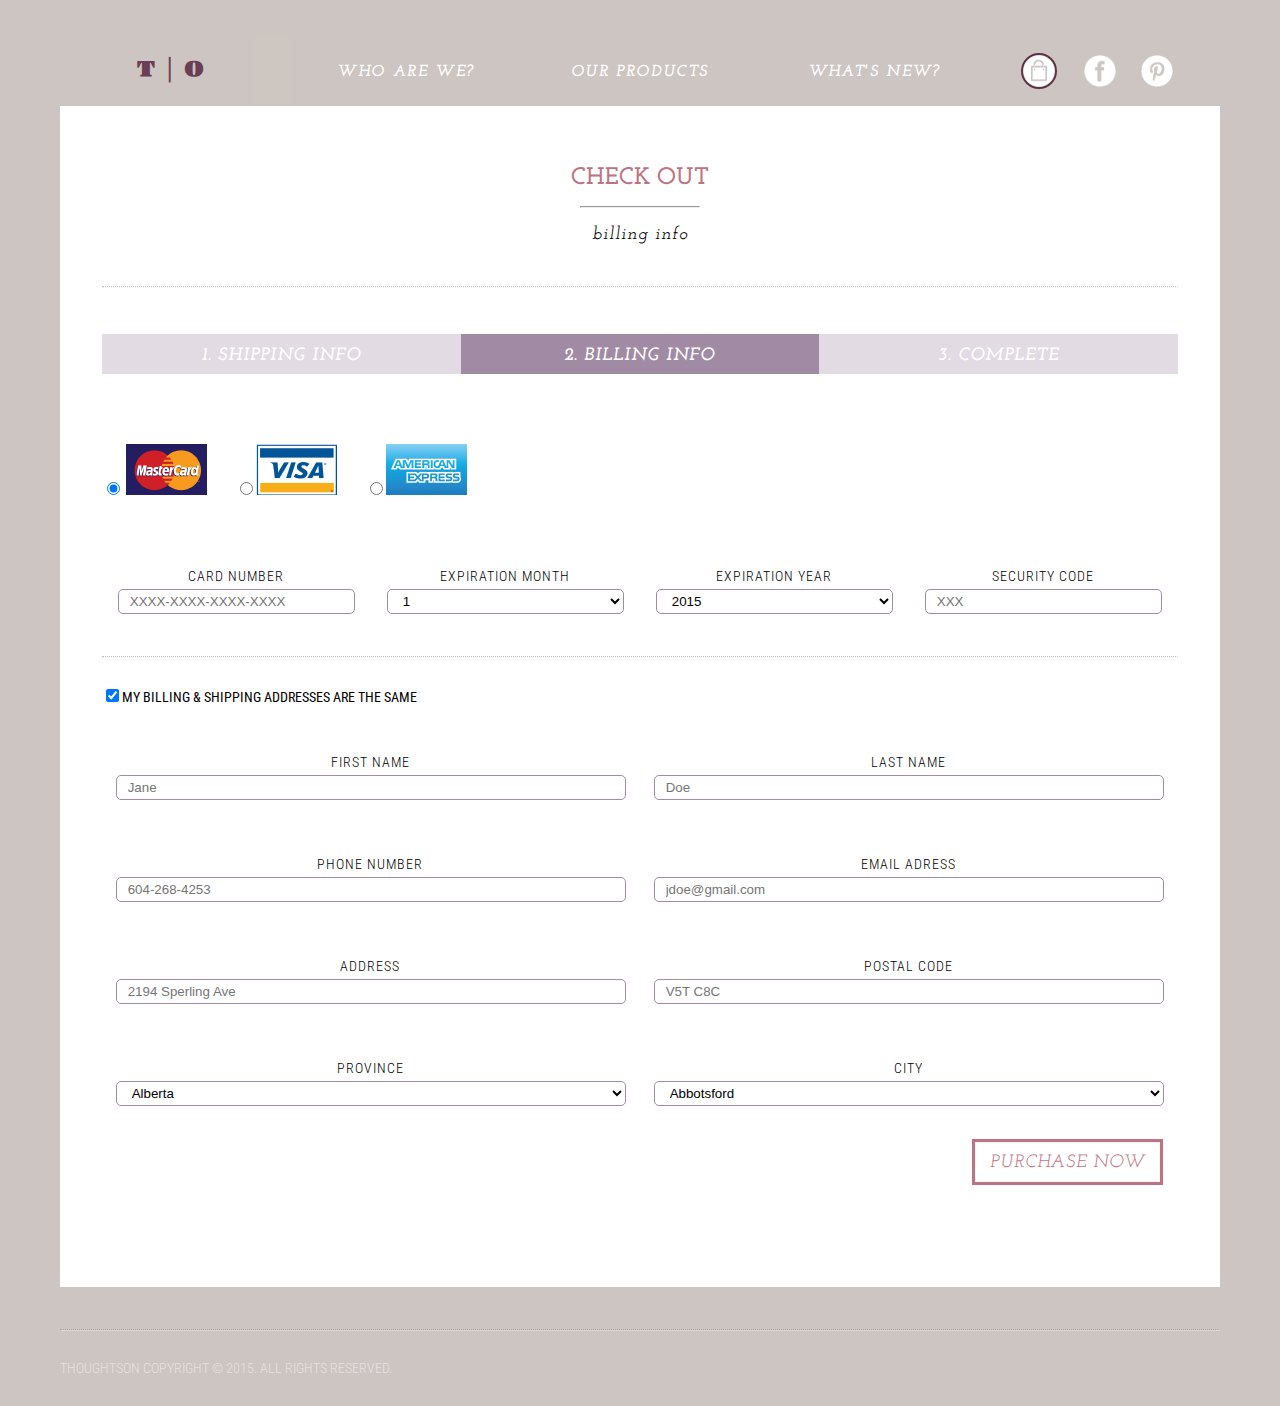
<file: ThoughtsOn_billing.html>
<!doctype html>
<html lang="en">
  <head>

    <meta charset="utf-8">
    <meta name="viewport" content="width=device-width" />
    <title>Thoughts On Crafts | Billing Info</title>

    <link href='http://fonts.googleapis.com/css?family=Josefin+Slab:300,400,600,700,300italic,400italic,600italic,700italic' rel='stylesheet' type='text/css'>

    <link href='http://fonts.googleapis.com/css?family=Roboto+Condensed:300italic,400italic,700italic,400,300,700' rel='stylesheet' type='text/css'>

    <link href='http://fonts.googleapis.com/css?family=Gravitas+One' rel='stylesheet' type='text/css'><!--used for logo in nav-->


    <link rel="stylesheet" href="css/ThoughtsOn_grid.css">  <!--used for grid -->
    <link rel="stylesheet" href="css/ThoughtsOn_style.css">  <!--used for style -->

  </head>



  <body>

    <!--Navigation bar-->
    <header>

      <nav class="grid">
        <div class="col-2of10">
          <a href="ThoughtsOn.html" class="logo">T&nbsp;|&nbsp;O</a>
        </div>
        <div class="col-2of10">
          <a href="ThoughtsOn_WhoAreWe.html" class="menu-items">WHO ARE WE?</a>
        </div>
        <div class="col-2of10">
          <a href="ThoughtsOn_Products.html" class="menu-items">OUR PRODUCTS</a>
        </div>
        <div class="col-2of10">
          <a href="ThoughtsOn_Blog.html" class="menu-items">WHAT'S NEW?</a>
        </div>
        <div class="col-2of10">
          <div class="nav-icons-group">
            <a href="ThoughtsOn_ShoppingBag.html" class="nav-icons-selected"><img src="images/icons/icon_shoppingbag.png" height="32" width="32" alt="shopping icon placeholder"></a>
            <a href="https://www.facebook.com/pages/Thoughts-On-Crafts/1560522474167879" class="nav-icons"><img src="images/icons/icon_facebook.png" height="32" width="32" alt="facebook icon placeholder"></a>
            <a href="https://www.pinterest.com/jennylynnr/glass-etching-ideas/" class="nav-icons"><img src="images/icons/icon_pinterest.png" height="32" width="32" alt="pinterest icon placeholder"></a>

          </div>
        </div>
      </nav>
    </header>

      <!--checkout: shipping info-->

      <div class="col-8of10">
        <div class="white-info-container">
          <h1>CHECK OUT</h1>
            <div class="solid-lines-text-body"><hr></div>
              <h3>billing info</h3>
                <div class="dotted-line-separator"><hr></div>
            
                  <!--check out process bar-->
                  <div class="processbar">
                      <div class="col-3of8">
                        <div class="processbar-info-container">
                          <div class="processbar-inactive-steps"><h3><strong>1. SHIPPING INFO</strong></h3>
                          </div>
                        </div>
                      </div>

                      <div class="col-3of8">
                        <div class="processbar-info-container">
                          <h3><strong>2. BILLING INFO</strong></h3>
                        </div>
                      </div>

                      <div class="col-3of8">
                        <div class="processbar-info-container">
                          <div class="processbar-inactive-steps"><h3><strong>3. COMPLETE</strong></h3>
                          </div>
                        </div>
                      </div>
                  </div>




              <!--payment options -->
              <div class="col-8of8">
                <form class="payment-options">
                  <div class="card-option">
                      <input type="radio" name="card-option" value="master card" checked> <img src="images/icons/icon_mastercard.png" height="51" width="81" alt="mastercard placeholder">
                  </div>
                    <div class="card-option">
                      <input type="radio" name="card-option" value="visa"><img src="images/icons/icon_visa.png" height="51" width="81" alt="visa placeholder">
                    </div>
                    <div class="card-option">
                      <input type="radio" name="card-option" value="american express"><img src="images/icons/icon_ae.png" height="51" width="81" alt="visa placeholder">
                    </div>
                  
                </form>
              </div> 

            <!--billing info form -->
              <form class="checkout-info-form">
                <div class="billing-info-form">
                  <div class="col-2of8">
                    <label for="card-number">Card Number</label>
                    <input type="text" id="card-number" placeholder="XXXX-XXXX-XXXX-XXXX">
                  </div>

                  <div class="col-2of8">
                    <label for="month"> Expiration Month</label>
                      <select name="month" id="month">
                        <option value="M1">1</option>
                        <option value="M2">2</option>
                        <option value="M3">3</option>
                        <option value="M4">4</option>
                        <option value="M5">5</option>
                        <option value="M6">6</option>
                        <option value="M7">7</option>
                        <option value="M8">8</option>
                        <option value="M9">9</option>
                        <option value="M10">10</option>
                        <option value="M11">11</option>
                        <option value="M12">12</option>
                    </select>
                  </div>

                  <div class="col-2of8">
                    <label for="year">Expiration Year</label>
                      <select name="year" id="year">
                        <option value="2015">2015</option>
                        <option value="2016">2016</option>
                        <option value="2017">2017</option>
                        <option value="2018">2018</option>
                        <option value="2019">2019</option>
                        <option value="2020">2020</option>
                      </select>
                  </div>

                  <div class="col-2of8">
                    <label for="security-code">Security Code</label>
                    <input type="text" id="security-code" placeholder="XXX">
                  </div>
                </div>
              </form>


              <div class="col-8of10">
                <div class="dotted-line-separator"><hr></div>
                  <div class="check-boxes">
                    <input type="checkbox" name="same-billing-info" value="same-billing-info" checked><strong>MY BILLING & SHIPPING ADDRESSES ARE THE SAME</strong><br>
                  </div>
              </div>


              <!--shipping info form-->

              <form class="checkout-info-form">
                <div class="col-4of8">
                  <label for="first-name2">First Name</label>
                  <input type="text" id="first-name2" placeholder="Jane">
                </div>

                <div class="col-4of8">
                  <label for="last-name2">Last Name</label>
                  <input type="text" id="last-name2" placeholder="Doe">
                </div>

                <div class="col-4of8">
                  <label for="phone-number2">Phone Number</label>
                  <input type="text" id="phone-number2" placeholder="604-268-4253">
                </div>

                <div class="col-4of8">
                  <label for="email2">Email Adress</label>
                  <input type="text" id="email2" placeholder="jdoe@gmail.com">
                </div>

                 <div class="col-4of8">
                  <label for="address2">Address</label>
                  <input type="text" id="address2" placeholder="2194 Sperling Ave">
                </div>

                 <div class="col-4of8">
                  <label for="postal-code2">Postal Code</label>
                  <input type="text" id="postal-code2" placeholder="V5T C8C">
                </div>

                <div class="col-4of8">
                  <label for="province2">Province</label>
                    <select name="province2" id="province2">
                      <option value="AL">Alberta</option>
                      <option value="BC">British Columbia</option>
                      <option value="MAN">Manitoba</option>
                      <option value="NB">New Brunswick</option>
                      <option value="NFL">Newfoundland</option>
                      <option value="NS">Nova Scotia</option>
                      <option value="ONT">Ontario</option>
                      <option value="PEI">Prince Edward Island</option>
                      <option value="QU">Quebec</option>
                      <option value="SASK">Saskatchewan</option>
                  </select>
                </div>

                <div class="col-4of8">
                  <label for="city2">City</label>
                    <select name="city2" id="city2">
                      <option value="AB">Abbotsford</option>
                      <option value="BBY">Burnaby</option>
                      <option value="CHILL">Chilliwack</option>
                      <option value="COQ">Coquitlam</option>
                      <option value="FSJ">Fort St. John</option>
                      <option value="KAM">Kamloops</option>
                      <option value="KEL">Kelowna</option>
                      <option value="LANG">Langley</option>
                      <option value="MR">Maple Ridge</option>
                      <option value="NAI">Nanaimo</option>
                      <option value="NW">New Westminister</option>
                      <option value="NV">North Vancouver</option>
                      <option value="PM">Pitt Meadows</option>
                      <option value="PMO">Port Moody</option>
                      <option value="PG">Prince George</option>
                      <option value="RMD">Richmond</option>
                      <option value="SUR">Surrey</option>
                      <option value="VAN">Vancouver</option>
                      <option value="VIC">Victoria</option>
                      <option value="WR">White Rock</option>
                    </select>

                      <div id="purchase-button">
                        <a class="button" href="ThoughtsOn_ThankYou.html">PURCHASE NOW</a>
                      </div>

                </div>
              </form>
        </div>
      </div>


        <!--footer-->

      <div class="col-8of10">
        <div class="footer">
          <div class="dotted-line-footer"><hr></div>
            <div class="footer-content">
              <p>THOUGHTSON COPYRIGHT © 2015. ALL RIGHTS RESERVED.</p>
            </div>
        </div>
      </div>
  </body>
</html>
</file>
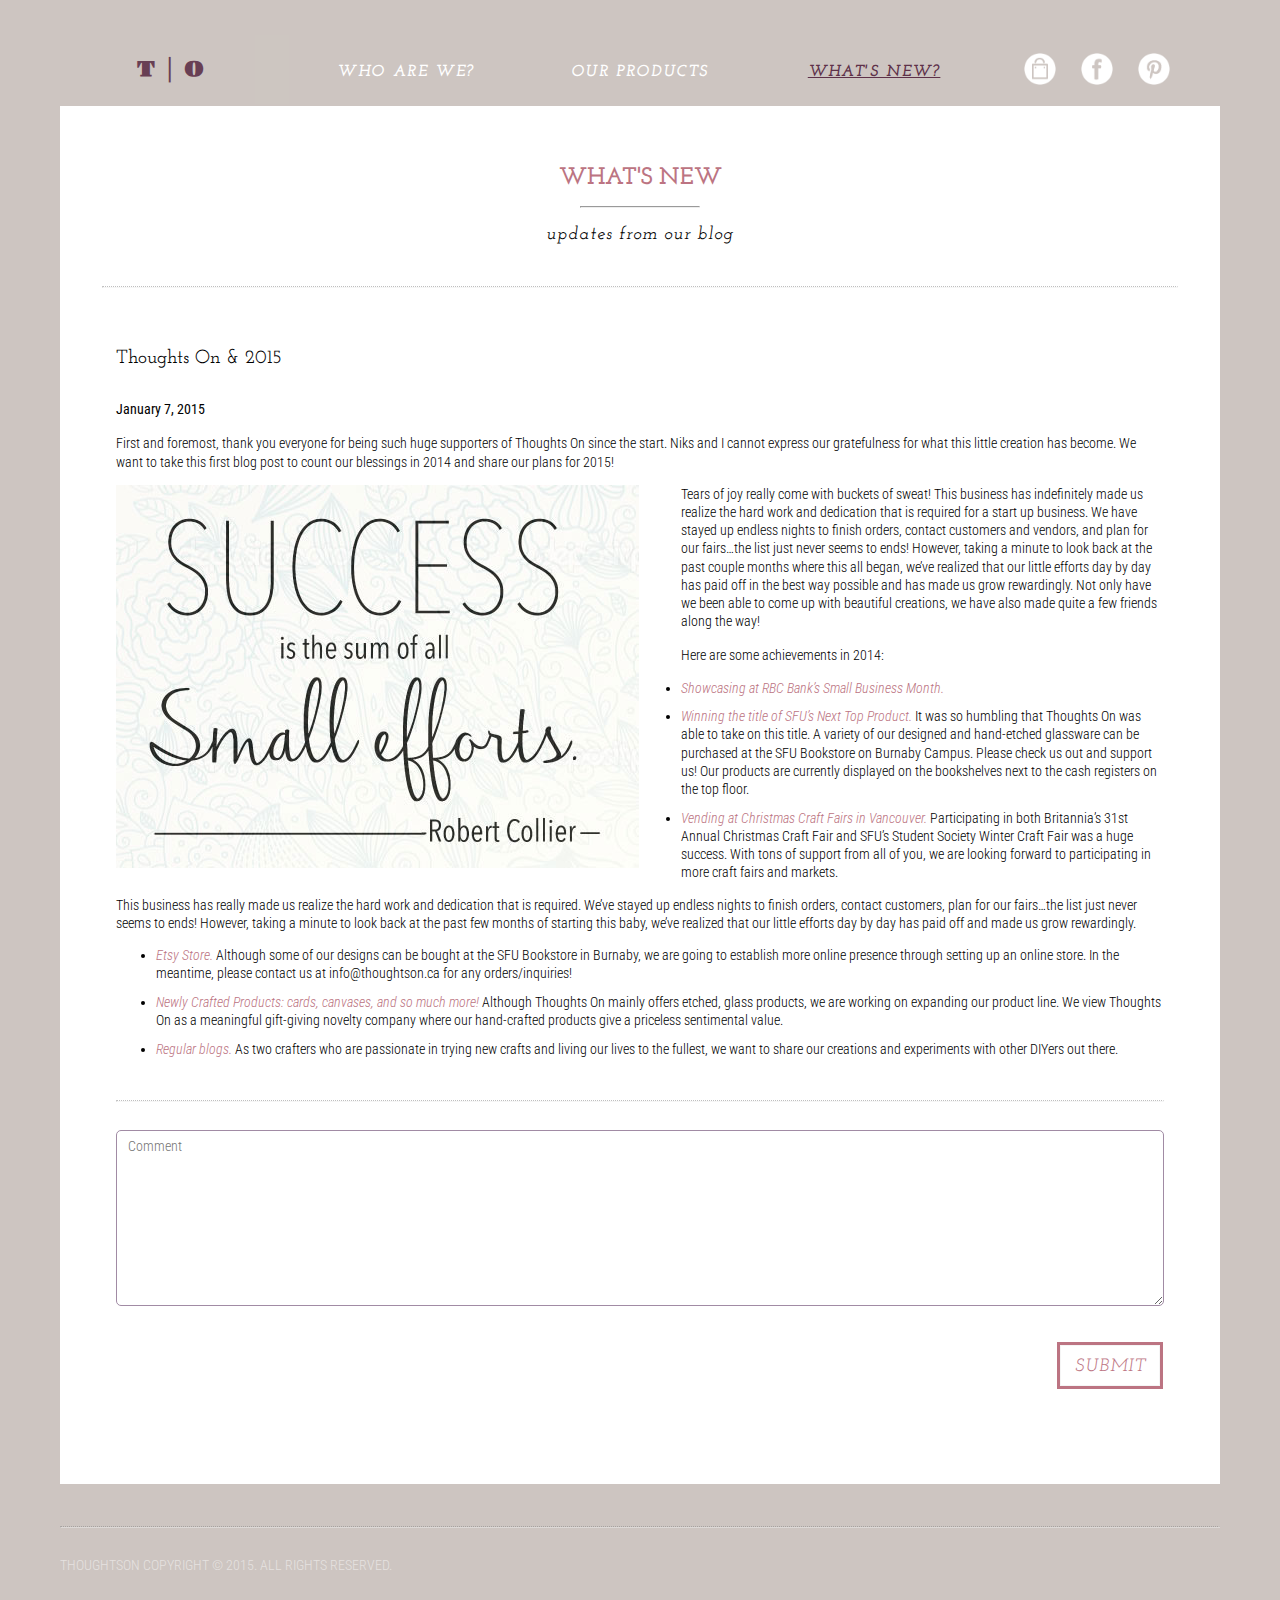
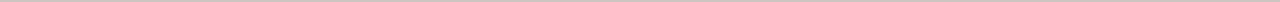
<file: ThoughtsOn_Blog.html>
<!doctype html>
<html lang="en">


  <head>

    <meta charset="utf-8">
    <meta name="viewport" content="width=device-width" />
    <title>Thoughts On Crafts | What's Next?</title>

    <link href='http://fonts.googleapis.com/css?family=Josefin+Slab:300,400,600,700,300italic,400italic,600italic,700italic' rel='stylesheet' type='text/css'>

    <link href='http://fonts.googleapis.com/css?family=Roboto+Condensed:300italic,400italic,700italic,400,300,700' rel='stylesheet' type='text/css'>

    <link href='http://fonts.googleapis.com/css?family=Gravitas+One' rel='stylesheet' type='text/css'><!--used for logo in nav-->

    <link rel="stylesheet" href="css/ThoughtsOn_grid.css">  <!--used for grid -->
    <link rel="stylesheet" href="css/ThoughtsOn_style.css">  <!--used for style -->

  </head>

  <body>

    <!--Navigation bar-->
    <header>

      <nav class="grid">
        <div class="col-2of10">
          <a href="ThoughtsOn.html" class="logo">T&nbsp;|&nbsp;O</a>
        </div>
        <div class="col-2of10">
          <a href="ThoughtsOn_WhoAreWe.html" class="menu-items">WHO ARE WE?</a>
        </div>
        <div class="col-2of10">
          <a href="ThoughtsOn_Products.html" class="menu-items">OUR PRODUCTS</a>
        </div>
        <div class="col-2of10">
          <a href="ThoughtsOn_Blog.html" class="menu-item-selected">WHAT'S NEW?</a>
        </div>
        <div class="col-2of10">
          <div class="nav-icons-group">
            <a href="ThoughtsOn_ShoppingBag.html" class="nav-icons"><img src="images/icons/icon_shoppingbag.png" height="32" width="32" alt="shopping icon placeholder"></a>
            <a href="https://www.facebook.com/pages/Thoughts-On-Crafts/1560522474167879" class="nav-icons"><img src="images/icons/icon_facebook.png" height="32" width="32" alt="facebook icon placeholder"></a>
            <a href="https://www.pinterest.com/jennylynnr/glass-etching-ideas/" class="nav-icons"><img src="images/icons/icon_pinterest.png" height="32" width="32" alt="pinterest icon placeholder"></a>
          </div>
        </div>
      </nav>
    </header>

      <!--Blog-->

      <div class="col-8of10">
        <div class="white-info-container">
        <h1>WHAT'S NEW</h1>
            <div class="solid-lines-text-body"><hr></div>
              <h3>updates from our blog</h3>
              <div class="dotted-line-separator"><hr></div>

              <div class="blog-content">
                <h2>Thoughts On & 2015</h2><br>
                <p><strong>January 7, 2015</strong></p><br>

                <p>First and foremost, thank you everyone for being such huge supporters of Thoughts On since the start. Niks and I cannot express our gratefulness for what this little creation has become. We want to take this first blog post to count our blessings in 2014 and share our plans for 2015!</p>

                <div class="blog-content-image">
                  <img src="images/blog/blog_success_quote.jpg" height="375" width="523" alt="success is the sum of small efforts - blog image">
                </div>

                <div class="blog-content-text">
                  <p>Tears of joy really come with buckets of sweat! This business has indefinitely made us realize the hard work and dedication that is required for a start up business. We have stayed up endless nights to finish orders, contact customers and vendors, and plan for our fairs…the list just never seems to ends! However, taking a minute to look back at the past couple months where this all began, we’ve realized that our little efforts day by day has paid off in the best way possible and has made us grow rewardingly. Not only have we been able to come up with beautiful creations, we have also made quite a few friends along the way!</p><br>

                  <p>Here are some achievements in 2014:</p>

                    <ul>
                      <li><em>Showcasing at RBC Bank’s Small Business Month.</em></li>
                      <li><em>Winning the title of SFU’s Next Top Product.</em> It was so humbling that Thoughts On was able to take on this title. A variety of our designed and hand-etched glassware can be purchased at the SFU Bookstore on Burnaby Campus. Please check us out and support us! Our products are currently displayed on the bookshelves next to the cash registers on the top floor.</li>
                      <li><em>Vending at Christmas Craft Fairs in Vancouver.</em> Participating in both Britannia’s 31st Annual Christmas Craft Fair and SFU’s Student Society Winter Craft Fair was a huge success. With tons of support from all of you, we are looking forward to participating in more craft fairs and markets.</li>
                    </ul> 

                    <p>This business has really made us realize the hard work and dedication that is required. We’ve stayed up endless nights to finish orders, contact customers, plan for our fairs…the list just never seems to ends! However, taking a minute to look back at the past few months of starting this baby, we’ve realized that our little efforts day by day has paid off and made us grow rewardingly.
                    </p>

                    <ul>
                      <li><em>Etsy Store.</em> Although some of our designs can be bought at the SFU Bookstore in Burnaby, we are going to establish more online presence through setting up an online store. In the meantime, please contact us at info@thoughtson.ca for any orders/inquiries!</li>
                      <li><em>Newly Crafted Products: cards, canvases, and so much more!</em> Although Thoughts On mainly offers etched, glass products, we are working on expanding our product line. We view Thoughts On as a meaningful gift-giving novelty company where our hand-crafted products give a priceless sentimental value.</li>
                      <li><em>Regular blogs.</em> As two crafters who are passionate in trying new crafts and living our lives to the fullest, we want to share our  creations and experiments with other DIYers out there.</li>
                    </ul>
                </div>

                <div class="dotted-line-separator"><hr></div>

                <div class="col-8of10">
                  <div class="comment-box">
                    <textarea rows="10" name="comment" id="comment" placeholder="Comment"></textarea>
                  </div>
                </div>

                  <div id="blog-comment-button">
                    <a class="button" href="#">SUBMIT</a>
                  </div>

              </div>
        </div>
      </div>

      <!--footer-->

      <div class="col-8of10">
        <div class="footer">
          <div class="dotted-line-footer"><hr></div>
            <div class="footer-content">
              <p>THOUGHTSON COPYRIGHT © 2015. ALL RIGHTS RESERVED.</p>
            </div>
        </div>
      </div>
  </body>
</html>
</file>
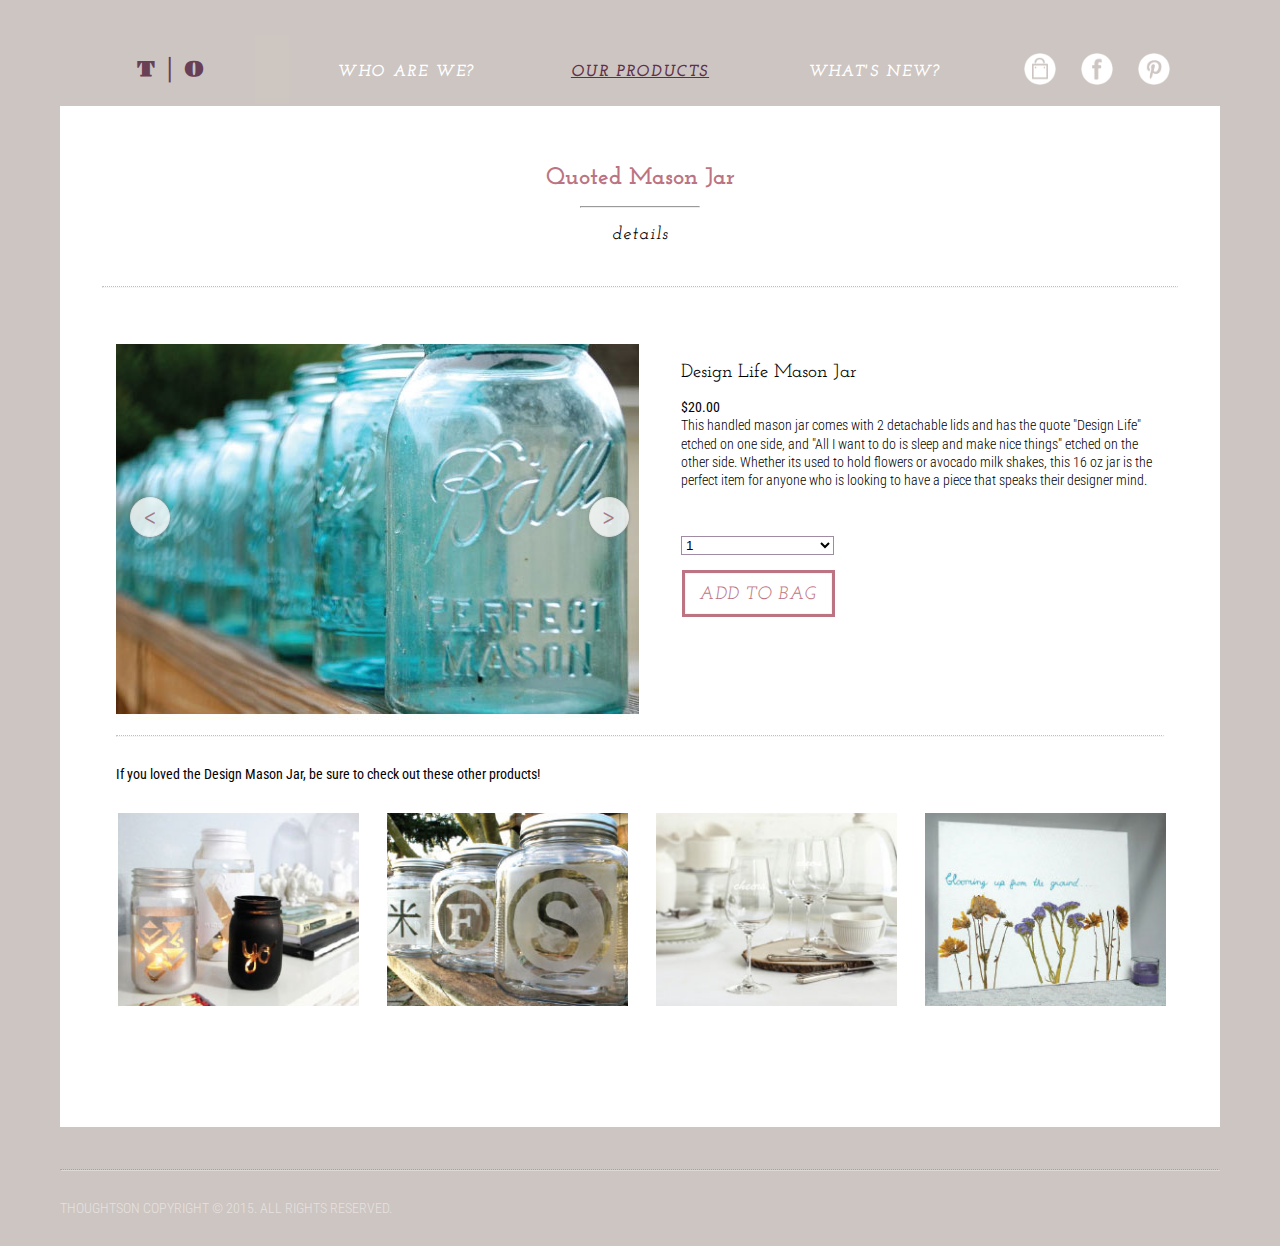
<file: ThoughtsOn_MasonJar.html>
<!doctype html>
<html lang="en">


  <head>

    <meta charset="utf-8">
    <meta name="viewport" content="width=device-width" />
    <title>Thoughts On Crafts | Mason Jar</title>

    <link href='http://fonts.googleapis.com/css?family=Josefin+Slab:300,400,600,700,300italic,400italic,600italic,700italic' rel='stylesheet' type='text/css'>

    <link href='http://fonts.googleapis.com/css?family=Roboto+Condensed:300italic,400italic,700italic,400,300,700' rel='stylesheet' type='text/css'>

    <link href='http://fonts.googleapis.com/css?family=Gravitas+One' rel='stylesheet' type='text/css'><!--used for logo in nav-->

    <link rel="stylesheet" href="css/ThoughtsOn_grid.css">  <!--used for grid -->
    <link rel="stylesheet" href="css/ThoughtsOn_style.css">  <!--used for style -->

  </head>

  <body>

    <!--Navigation bar-->
    <header>

      <nav class="grid">
        <div class="col-2of10">
          <a href="ThoughtsOn.html" class="logo">T&nbsp;|&nbsp;O</a>
        </div>
        <div class="col-2of10">
          <a href="ThoughtsOn_WhoAreWe.html" class="menu-items">WHO ARE WE?</a>
        </div>
        <div class="col-2of10">
          <a href="ThoughtsOn_Products.html" class="menu-item-selected">OUR PRODUCTS</a>
        </div>
        <div class="col-2of10">
          <a href="ThoughtsOn_Blog.html" class="menu-items">WHAT'S NEW?</a>
        </div>
        <div class="col-2of10">
          <div class="nav-icons-group">
            <a href="ThoughtsOn_ShoppingBag.html" class="nav-icons"><img src="images/icons/icon_shoppingbag.png" height="32" width="32" alt="shopping icon placeholder"></a>
            <a href="https://www.facebook.com/pages/Thoughts-On-Crafts/1560522474167879" class="nav-icons"><img src="images/icons/icon_facebook.png" height="32" width="32" alt="facebook icon placeholder"></a>
            <a href="https://www.pinterest.com/jennylynnr/glass-etching-ideas/" class="nav-icons"><img src="images/icons/icon_pinterest.png" height="32" width="32" alt="pinterest icon placeholder"></a>
          </div>
        </div>
      </nav>
    </header>

      <!--Mason Jar Detailed View-->

      <div class="col-8of10">
        <div class="white-info-container">
        <h1>Quoted Mason Jar</h1>
            <div class="solid-lines-text-body"><hr></div>
              <h3>details</h3>
              <div class="dotted-line-separator"><hr></div>

              <div class="product-details-content">
                <div class="product-details-content-image">
                  <a class="round-button-left" id="left">&lt;</a>
                    <img id="mason-image" src="images/detailed_product/productdetails_mason.jpg" height="383" width="523" alt="Design life mason jar product image"/>
                  <a class="round-button-right" id="right">&gt;</a>
                </div>


                <div class="product-details-content-text">
                  <h2>Design Life Mason Jar</h2>
                  <p><strong>$20.00</strong></p>

                  <p>This handled mason jar comes with 2 detachable lids and has the quote "Design Life" etched on one side, and "All I want to do is sleep and make nice things" etched on the other side. Whether its used to hold flowers or avocado milk shakes, this 16 oz jar is the perfect item for anyone who is looking to have a piece that speaks their designer mind.</p>

                  <form>
                    <label for="form-quantity1"></label>
                      <select name="form-quantity1" id="form-quantity1">
                        <option value="quantity1">1</option>
                        <option value="quantity2">2</option>
                        <option value="quantity3">3</option>
                        <option value="quantity4">4</option>
                        <option value="quantity5">5</option>
                        <option value="quantity6">6</option>
                        <option value="quantity7">7</option>
                        <option value="quantity8">8</option>
                        <option value="quantity9">9</option>
                        <option value="quantity10">10</option>
                      </select>
                    </form>

                  <a class="button" href="#">ADD TO BAG</a>

                  <div class="dotted-line-separator"><hr></div>

                  <p><strong>If you loved the Design Mason Jar, be sure to check out these other products!</strong></p>
              </div>
            </div>

                  <!--suggested item #1-->

                  <div class="col-2of8">
                    <div class="suggested-product-images">
                      <a href="ThoughtsOn_WineGlass.html"><img src="images/product_listing/candle_mason_jar.jpg" height="200" width="250" alt="suggested product:set of candle mason jars"></a>
                    </div>
                  </div>

                  <!--suggested item #2-->

                  <div class="col-2of8">
                    <div class="suggested-product-images">
                      <a href="ThoughtsOn_WineGlass.html"><img src="images/product_listing/kitchen_mason_jar.jpg" height="200" width="250" alt="suggested product:set of kitchen mason jars"></a>
                    </div>
                  </div>

                  <!--suggested item #3-->

                  <div class="col-2of8">
                    <div class="suggested-product-images">
                      <a href="ThoughtsOn_WineGlass.html"><img src="images/product_listing/cheers_wine_glass.jpg" height="200" width="250" alt="suggested product:pair cheers wine glass"></a>
                    </div>
                  </div>
    
                  <!--suggested item #4-->

                  <div class="col-2of8">
                    <div class="suggested-product-images">
                      <a href="ThoughtsOn_WineGlass.html"><img src="images/product_listing/canvas_quote_2.jpg" height="200" width="250" alt="suggested product:blooming up hand painted canvas"></a>
                    </div>
                  </div>
        </div>
      </div>

      <!--footer-->

      <div class="col-8of10">
        <div class="footer">
          <div class="dotted-line-footer"><hr></div>
            <div class="footer-content">
              <p>THOUGHTSON COPYRIGHT © 2015. ALL RIGHTS RESERVED.</p>
            </div>
        </div>
      </div>


     <!--jquery, used for image gallery--> 

    <script src="js/jquery.js"></script>
    <script src="js/ThoughtsOn.js"></script>

  </body>
</html>
</file>
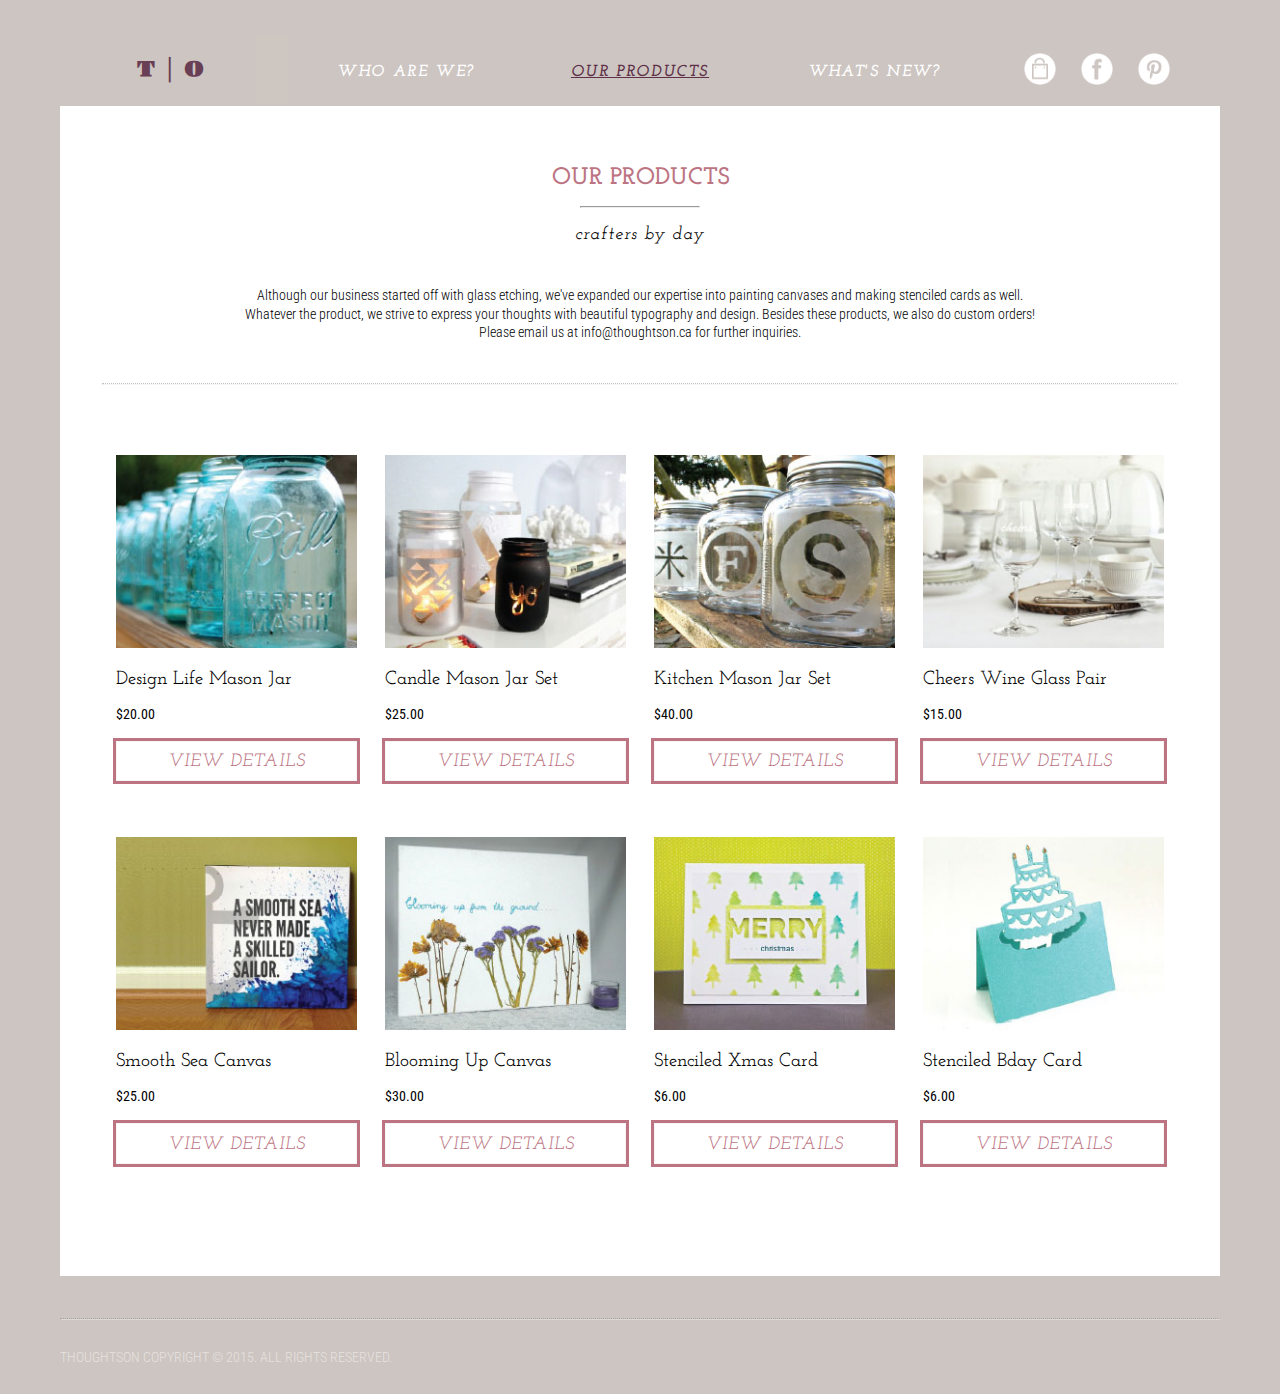
<file: ThoughtsOn_Products.html>
<!doctype html>
<html lang="en">

  <head>

    <meta charset="utf-8">

    <title>Thoughts On Crafts | Our Products</title>
    <meta name="viewport" content="width=device-width" />

    <link href='http://fonts.googleapis.com/css?family=Josefin+Slab:300,400,600,700,300italic,400italic,600italic,700italic' rel='stylesheet' type='text/css'>

    <link href='http://fonts.googleapis.com/css?family=Roboto+Condensed:300italic,400italic,700italic,400,300,700' rel='stylesheet' type='text/css'>

    <link href='http://fonts.googleapis.com/css?family=Gravitas+One' rel='stylesheet' type='text/css'><!--used for logo in nav-->

    <link rel="stylesheet" href="css/ThoughtsOn_grid.css">  <!--used for grid -->
    <link rel="stylesheet" href="css/ThoughtsOn_style.css">  <!--used for style -->

  </head>



  <body>

    <!--Navigation bar-->
    <header>

      <nav class="grid">
        <div class="col-2of10">
          <a href="ThoughtsOn.html" class="logo">T&nbsp;|&nbsp;O</a>
        </div>
        <div class="col-2of10">
          <a href="ThoughtsOn_WhoAreWe.html" class="menu-items">WHO ARE WE?</a>
        </div>
        <div class="col-2of10">
          <a href="ThoughtsOn_Products.html" class="menu-item-selected">OUR PRODUCTS</a>
        </div>
        <div class="col-2of10">
          <a href="ThoughtsOn_Blog.html" class="menu-items">WHAT'S NEW?</a>
        </div>
        <div class="col-2of10">
          <div class="nav-icons-group">
            <a href="ThoughtsOn_ShoppingBag.html" class="nav-icons"><img src="images/icons/icon_shoppingbag.png" height="32" width="32" alt="shopping icon placeholder"></a>
            <a href="https://www.facebook.com/pages/Thoughts-On-Crafts/1560522474167879" class="nav-icons"><img src="images/icons/icon_facebook.png" height="32" width="32" alt="facebook icon placeholder"></a>
            <a href="https://www.pinterest.com/jennylynnr/glass-etching-ideas/" class="nav-icons"><img src="images/icons/icon_pinterest.png" height="32" width="32" alt="pinterest icon placeholder"></a>
          </div>
        </div>
      </nav>
    </header>

      <!--Products-->

      <div class="product-listing-container">
        <div class="col-8of10">
          <div class="white-info-container">
          <h1>OUR PRODUCTS</h1>
              <div class="solid-lines-text-body"><hr></div>
                <h3>crafters by day</h3>
                <div class="profile-container">
                <p>Although our business started off with glass etching, we've expanded our expertise into painting canvases and making stenciled cards as well. Whatever the product, we strive to express your thoughts with beautiful typography and design. Besides these products, we also do custom orders! Please email us at info@thoughtson.ca for further inquiries.</p></div>

                <div class="dotted-line-separator"><hr></div>


                <!--item #1-->

                <div class="col-2of8">
                  <div class="product-content">
                    <div class="product-content-image">
                      <img src="images/product_listing/mason_jar.jpg" height="200" width="250" alt="product #1: designer life mason jar">
                    </div>

                    <div class="product-content-text">
                      <h2>Design Life Mason Jar</h2>
                        <p><strong>$20.00</strong></p>
                        <a class="button" href="ThoughtsOn_MasonJar.html">VIEW DETAILS</a>
                    </div>
                  </div>
                </div>

                <!--item #2-->

                <div class="col-2of8">
                  <div class="product-content">
                    <div class="product-content-image">
                      <img src="images/product_listing/candle_mason_jar.jpg" height="200" width="250" alt="product #2: set of candle mason jars ">
                    </div>

                    <div class="product-content-text">
                      <h2>Candle Mason Jar Set</h2>
                        <p><strong>$25.00</strong></p>
                        <a class="button" href="ThoughtsOn_WineGlass.html">VIEW DETAILS</a>
                    </div>
                  </div>
                </div>

                <!--item #3-->

                <div class="col-2of8">
                  <div class="product-content">
                    <div class="product-content-image">
                      <img src="images/product_listing/kitchen_mason_jar.jpg" height="200" width="250" alt="product #3: kitchen mason jars">
                    </div>

                    <div class="product-content-text">
                      <h2>Kitchen Mason Jar Set</h2>
                        <p><strong>$40.00</strong></p>
                        <a class="button" href="ThoughtsOn_WineGlass.html">VIEW DETAILS</a>
                    </div>
                  </div>
                </div>

                <!--item #4-->

                <div class="col-2of8">
                  <div class="product-content">
                    <div class="product-content-image">
                      <img src="images/product_listing/cheers_wine_glass.jpg" height="200" width="250" alt="product #3: cheers wine glass">
                    </div>

                    <div class="product-content-text">
                      <h2>Cheers Wine Glass Pair</h2>
                        <p><strong>$15.00</strong></p>
                        <a class="button" href="ThoughtsOn_WineGlass.html">VIEW DETAILS</a>
                    </div>
                  </div>
                </div>

                <!--item #5-->

                <div class="col-2of8">
                  <div class="product-content">
                    <div class="product-content-image">
                      <img src="images/product_listing/canvas_quote.jpg" height="200" width="250" alt="product #5: smooth sea quoted canvas">

                      <div class="product-content-text">
                      <h2>Smooth Sea Canvas</h2>
                        <p><strong>$25.00</strong></p>
                        <a class="button" href="ThoughtsOn_WineGlass.html">VIEW DETAILS</a>
                      </div>
                    </div>
                  </div>
                </div>

                <!--item #6-->

                <div class="col-2of8">
                  <div class="product-content">
                    <div class="product-content-image">
                      <img src="images/product_listing/canvas_quote_2.jpg" height="200" width="250" alt="product #6: blooming up quoted canvas">
                    </div>

                    <div class="product-content-text">
                      <h2>Blooming Up Canvas</h2>
                        <p><strong>$30.00</strong></p>
                        <a class="button" href="ThoughtsOn_MasonJar.html">VIEW DETAILS</a>
                    </div>
                  </div>
                </div>

                <!--item #7-->

                <div class="col-2of8">
                  <div class="product-content">
                    <div class="product-content-image">
                      <img src="images/product_listing/christmas_card.jpg" height="200" width="250" alt="product #7: stenciled christmas card">
                    </div>

                    <div class="product-content-text">
                      <h2>Stenciled Xmas Card</h2>
                        <p><strong>$6.00</strong></p>
                        <a class="button" href="ThoughtsOn_WineGlass.html">VIEW DETAILS</a>
                    </div>
                  </div>
                </div>

                <!--item #8-->

                <div class="col-2of8">
                  <div class="product-content">
                    <div class="product-content-image">
                      <img src="images/product_listing/birthday_card.jpg" height="200" width="250" alt="product #8: stenciled bday card">
                    </div>

                    <div class="product-content-text">
                      <h2>Stenciled Bday Card</h2>
                        <p><strong>$6.00</strong></p>
                        <a class="button" href="ThoughtsOn_MasonJar.html">VIEW DETAILS</a>
                    </div>
                  </div>
                </div>
            </div>
      </div>
    </div>

       <!--footer-->

      <div class="col-8of10">
        <div class="footer">
          <div class="dotted-line-footer"><hr></div>
            <div class="footer-content">
              <p>THOUGHTSON COPYRIGHT © 2015. ALL RIGHTS RESERVED.</p>
            </div>
        </div>
      </div>
  </body>
</html>
</file>
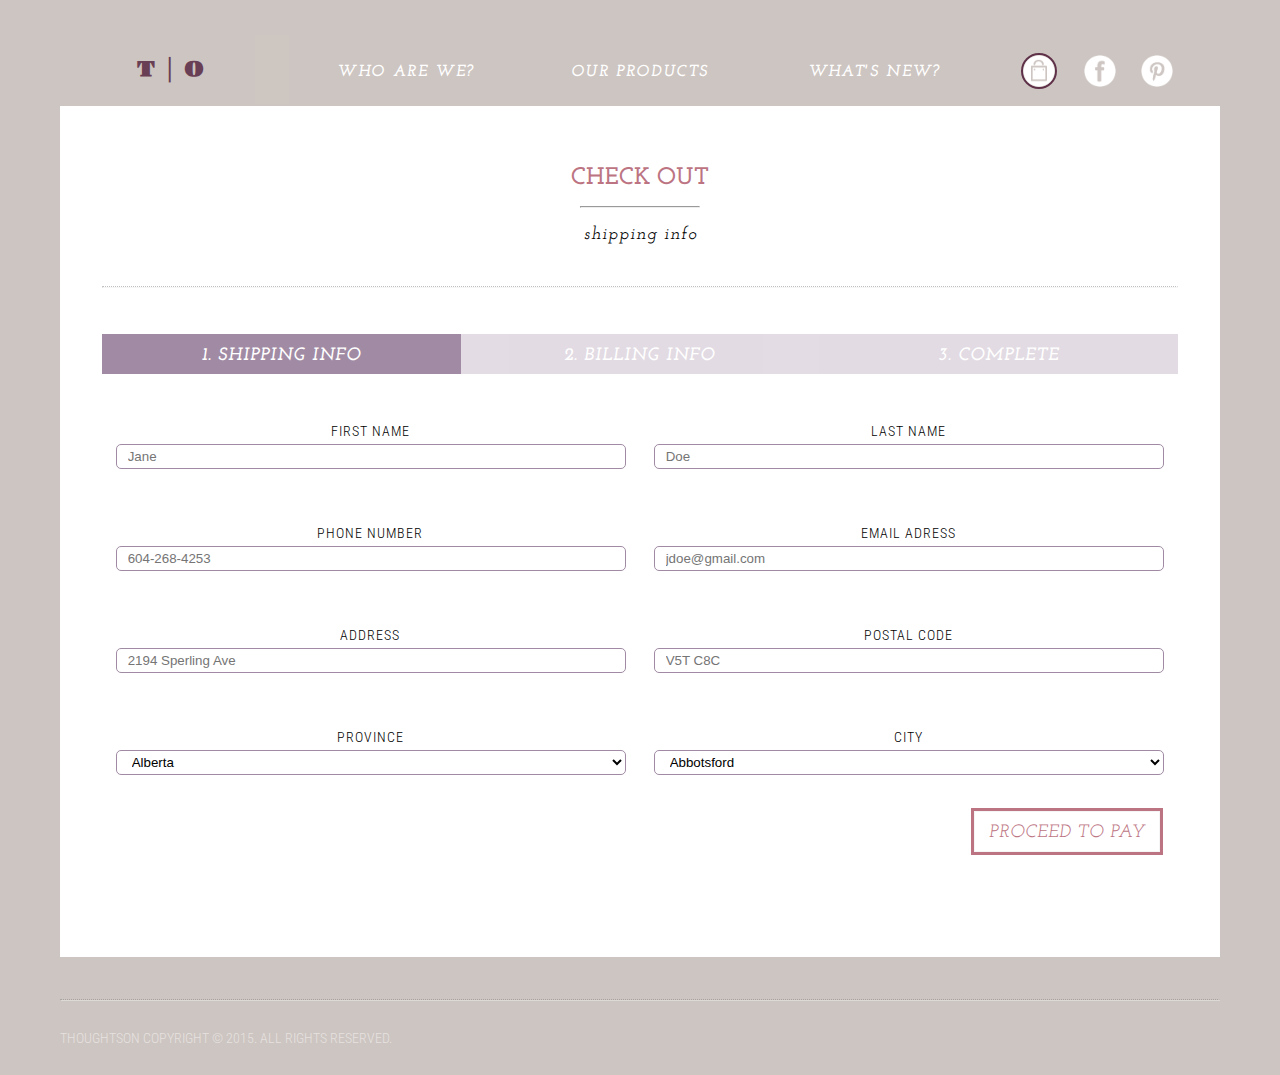
<file: ThoughtsOn_shipping.html>
<!doctype html>
<html lang="en">
  <head>

    <meta charset="utf-8">
    <meta name="viewport" content="width=device-width" />
    <title>Thoughts On Crafts | Shipping Info</title>

    <link href='http://fonts.googleapis.com/css?family=Josefin+Slab:300,400,600,700,300italic,400italic,600italic,700italic' rel='stylesheet' type='text/css'>

    <link href='http://fonts.googleapis.com/css?family=Roboto+Condensed:300italic,400italic,700italic,400,300,700' rel='stylesheet' type='text/css'>

    <link href='http://fonts.googleapis.com/css?family=Gravitas+One' rel='stylesheet' type='text/css'><!--used for logo in nav-->


    <link rel="stylesheet" href="css/ThoughtsOn_grid.css">  <!--used for grid -->
    <link rel="stylesheet" href="css/ThoughtsOn_style.css">  <!--used for style -->

  </head>

  <body>

    <!--Navigation bar-->
    <header>

      <nav class="grid">
        <div class="col-2of10">
          <a href="ThoughtsOn.html" class="logo">T&nbsp;|&nbsp;O</a>
        </div>
        <div class="col-2of10">
          <a href="ThoughtsOn_WhoAreWe.html" class="menu-items">WHO ARE WE?</a>
        </div>
        <div class="col-2of10">
          <a href="ThoughtsOn_Products.html" class="menu-items">OUR PRODUCTS</a>
        </div>
        <div class="col-2of10">
          <a href="ThoughtsOn_Blog.html" class="menu-items">WHAT'S NEW?</a>
        </div>
        <div class="col-2of10">
          <div class="nav-icons-group">
            <a href="ThoughtsOn_ShoppingBag.html" class="nav-icons-selected"><img src="images/icons/icon_shoppingbag.png" height="32" width="32" alt="shopping icon placeholder"></a>
            <a href="https://www.facebook.com/pages/Thoughts-On-Crafts/1560522474167879" class="nav-icons"><img src="images/icons/icon_facebook.png" height="32" width="32" alt="facebook icon placeholder"></a>
            <a href="https://www.pinterest.com/jennylynnr/glass-etching-ideas/" class="nav-icons"><img src="images/icons/icon_pinterest.png" height="32" width="32" alt="pinterest icon placeholder"></a>
          </div>
        </div>
      </nav>
    </header>

      <!--checkout: shipping info-->

      <div class="col-8of10">
        <div class="white-info-container">
          <h1>CHECK OUT</h1>
            <div class="solid-lines-text-body"><hr></div>
              <h3>shipping info</h3>
                <div class="dotted-line-separator"><hr></div>
            
                  <!--check out process bar-->
                  <div class="processbar">
                      <div class="col-3of8">
                        <div class="processbar-info-container">
                          <h3><strong>1. SHIPPING INFO</strong></h3>
                        </div>
                      </div>

                      <div class="col-3of8">
                        <div class="processbar-info-container">
                          <div class="processbar-inactive-steps"><h3><strong>2. BILLING INFO</strong></h3>
                          </div>
                        </div>
                      </div>

                      <div class="col-3of8">
                        <div class="processbar-info-container">
                          <div class="processbar-inactive-steps"><h3><strong>3. COMPLETE</strong></h3>
                          </div>
                        </div>
                      </div>
                  </div>


              <!--shipping info form-->

              <form class="checkout-info-form">
                <div class="col-4of8">
                  <label for="first-name1">First Name</label>
                  <input type="text" id="first-name1" placeholder="Jane">
                </div>

                <div class="col-4of8">
                  <label for="last-name1">Last Name</label>
                  <input type="text" id="last-name1" placeholder="Doe">
                </div>

                <div class="col-4of8">
                  <label for="phone-number1">Phone Number</label>
                  <input type="text" id="phone-number1" placeholder="604-268-4253">
                </div>

                <div class="col-4of8">
                  <label for="email1">Email Adress</label>
                  <input type="text" id="email1" placeholder="jdoe@gmail.com">
                </div>

                 <div class="col-4of8">
                  <label for="address1">Address</label>
                  <input type="text" id="address1" placeholder="2194 Sperling Ave">
                </div>

                 <div class="col-4of8">
                  <label for="postal-code1">Postal Code</label>
                  <input type="text" id="postal-code1" placeholder="V5T C8C">
                </div>

                <div class="col-4of8">
                  <label for="province1">Province</label>
                    <select name="province1" id="province1">
                      <option value="AL">Alberta</option>
                      <option value="BC">British Columbia</option>
                      <option value="MAN">Manitoba</option>
                      <option value="NB">New Brunswick</option>
                      <option value="NFL">Newfoundland</option>
                      <option value="NS">Nova Scotia</option>
                      <option value="ONT">Ontario</option>
                      <option value="PEI">Prince Edward Island</option>
                      <option value="QU">Quebec</option>
                      <option value="SASK">Saskatchewan</option>
                  </select>
                </div>

                <div class="col-4of8">
                  <label for="city1">City</label>
                    <select name="city1" id="city1">
                      <option value="AB">Abbotsford</option>
                      <option value="BBY">Burnaby</option>
                      <option value="CHILL">Chilliwack</option>
                      <option value="COQ">Coquitlam</option>
                      <option value="FSJ">Fort St. John</option>
                      <option value="KAM">Kamloops</option>
                      <option value="KEL">Kelowna</option>
                      <option value="LANG">Langley</option>
                      <option value="MR">Maple Ridge</option>
                      <option value="NAI">Nanaimo</option>
                      <option value="NW">New Westminister</option>
                      <option value="NV">North Vancouver</option>
                      <option value="PM">Pitt Meadows</option>
                      <option value="PMO">Port Moody</option>
                      <option value="PG">Prince George</option>
                      <option value="RMD">Richmond</option>
                      <option value="SUR">Surrey</option>
                      <option value="VAN">Vancouver</option>
                      <option value="VIC">Victoria</option>
                      <option value="WR">White Rock</option>
                    </select>

                    <div id="payment-button">
                      <a class="button" href="ThoughtsOn_Billing.html">PROCEED TO PAY</a>
                    </div>

                </div>
              </form>
        </div>
      </div>


       <!--footer-->

      <div class="col-8of10">
        <div class="footer">
          <div class="dotted-line-footer"><hr></div>
            <div class="footer-content">
              <p>THOUGHTSON COPYRIGHT © 2015. ALL RIGHTS RESERVED.</p>
            </div>
        </div>
      </div>
  </body>
</html>
</file>
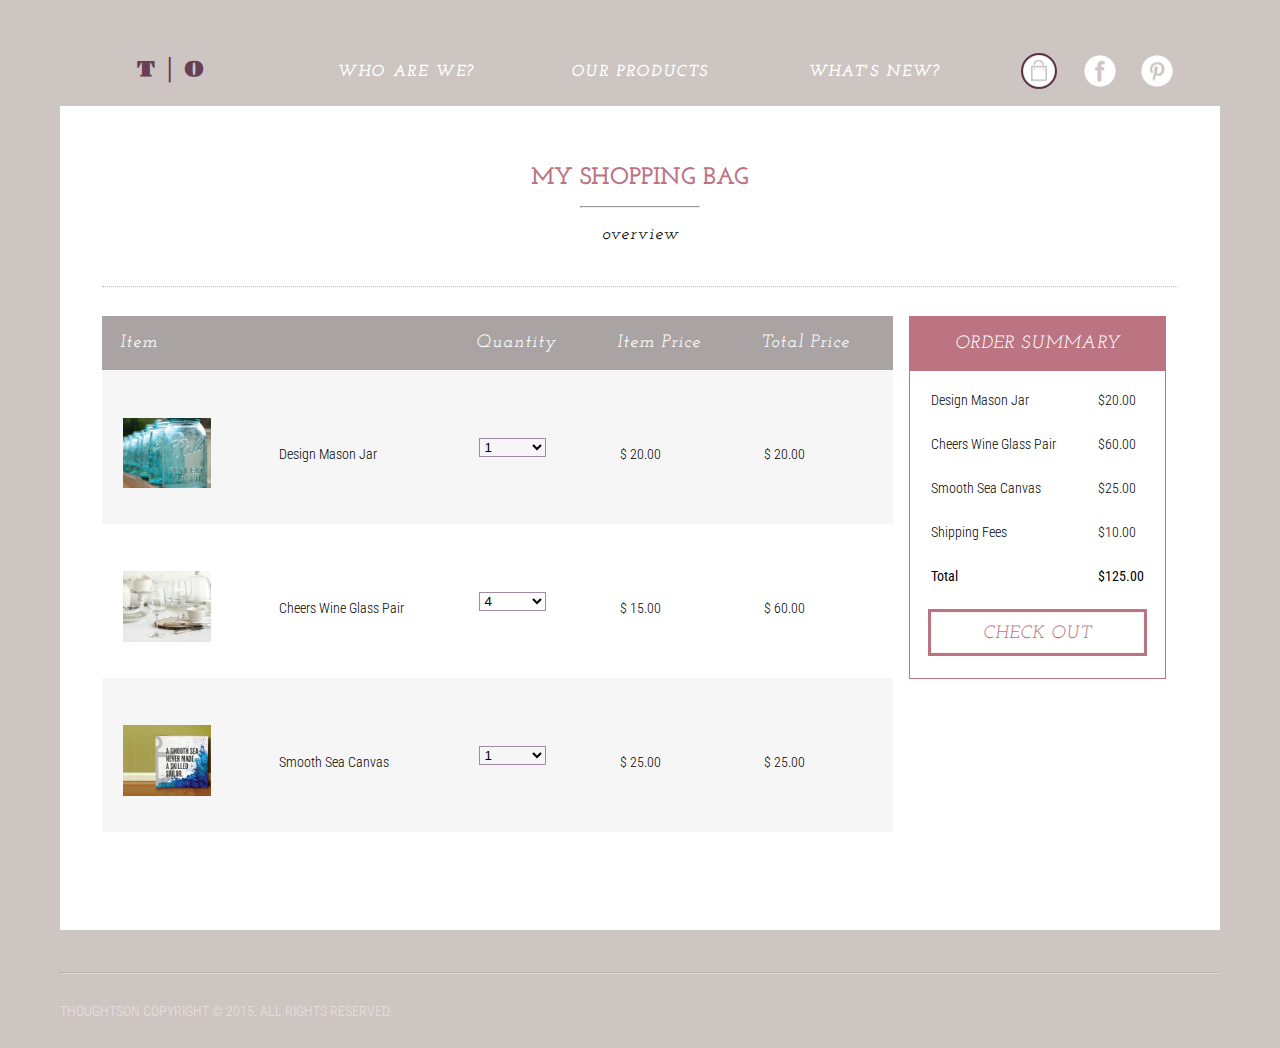
<file: ThoughtsOn_ShoppingBag.html>
<!doctype html>
<html lang="en">


  <head>

    <meta charset="utf-8">
    <meta name="viewport" content="width=device-width" />
    <title>Thoughts On Crafts | Shopping bag</title>

    <link href='http://fonts.googleapis.com/css?family=Josefin+Slab:300,400,600,700,300italic,400italic,600italic,700italic' rel='stylesheet' type='text/css'>

    <link href='http://fonts.googleapis.com/css?family=Roboto+Condensed:300italic,400italic,700italic,400,300,700' rel='stylesheet' type='text/css'>

    <link href='http://fonts.googleapis.com/css?family=Gravitas+One' rel='stylesheet' type='text/css'><!--used for logo in nav-->

    <link rel="stylesheet" href="css/ThoughtsOn_grid.css">  <!--used for grid -->
    <link rel="stylesheet" href="css/ThoughtsOn_style.css">  <!--used for style -->

  </head>



  <body>

    <!--Navigation bar-->
    <header>

      <nav class="grid">
        <div class="col-2of10">
          <a href="ThoughtsOn.html" class="logo">T&nbsp;|&nbsp;O</a>
        </div>
        <div class="col-2of10">
          <a href="ThoughtsOn_WhoAreWe.html" class="menu-items">WHO ARE WE?</a>
        </div>
        <div class="col-2of10">
          <a href="ThoughtsOn_Products.html" class="menu-items">OUR PRODUCTS</a>
        </div>
        <div class="col-2of10">
          <a href="ThoughtsOn_Blog.html" class="menu-items">WHAT'S NEW?</a>
        </div>
        <div class="col-2of10">
          <div class="nav-icons-group">
            <a href="ThoughtsOn_ShoppingBag.html" class="nav-icons-selected"><img src="images/icons/icon_shoppingbag.png" height="32" width="32" alt="shopping icon placeholder"></a>
            <a href="https://www.facebook.com/pages/Thoughts-On-Crafts/1560522474167879" class="nav-icons"><img src="images/icons/icon_facebook.png" height="32" width="32" alt="facebook icon placeholder"></a>
            <a href="https://www.pinterest.com/jennylynnr/glass-etching-ideas/" class="nav-icons"><img src="images/icons/icon_pinterest.png" height="32" width="32" alt="pinterest icon placeholder"></a>
          </div>
        </div>
      </nav>
    </header>

      <!--shopping bag-->

      <div class="col-8of10">
        <div class="white-info-container">
          <h1>MY SHOPPING BAG</h1>
            <div class="solid-lines-text-body"><hr></div>
              <h3>overview</h3>
              <div class="dotted-line-separator"><hr></div>


              <!--shopping bag summary-->
              <div class="col-6of8">
                <table class="shoppingbag-summary">
                  <thead>
                  <tr>
                    <th class="shippingbag-title" colspan="2">Item</th>
                    <th class="shippingbag-title">Quantity</th>
                    <th class="shippingbag-title">Item Price</th>
                    <th class="shippingbag-title">Total Price</th>
                  </tr>
                  </thead>

                  <!--mason jar--> 
                  <tbody>
                    <tr>
                      <td>
                        <img src="images/product_listing/mason_jar.jpg" height="70" width="88" alt="Design mason jar product image">
                      </td>
                      <td>Design Mason Jar</td>
                      <td>
                        <form>
                          <label for="form-quantity3"></label>
                            <select name="form-quantity3" id="form-quantity3">
                              <option value="quantity1">1</option>
                              <option value="quantity2">2</option>
                              <option value="quantity3">3</option>
                              <option value="quantity4">4</option>
                              <option value="quantity5">5</option>
                              <option value="quantity6">6</option>
                              <option value="quantity7">7</option>
                              <option value="quantity8">8</option>
                              <option value="quantity9">9</option>
                              <option value="quantity10">10</option>
                            </select>
                        </form>
                      </td>
                      <td>$ 20.00</td>
                      <td>$ 20.00</td>
                    </tr>

                   <!--wine glass--> 
                    <tr>
                        <td>
                          <img src="images/product_listing/cheers_wine_glass.jpg" height="70" width="88" alt="Cheers wine glass product image">
                        </td>
                        <td>Cheers Wine Glass Pair</td>
                        <td>
                          <form>
                            <label for="form-quantity4"></label>
                              <select name="form-quantity4" id="form-quantity4">
                                <option value="quantity1">1</option>
                                <option value="quantity2">2</option>
                                <option value="quantity3">3</option>
                                <option selected="selected">4</option>
                                <option value="quantity5">5</option>
                                <option value="quantity6">6</option>
                                <option value="quantity7">7</option>
                                <option value="quantity8">8</option>
                                <option value="quantity9">9</option>
                                <option value="quantity10">10</option>
                              </select>
                          </form>
                        </td>
                        <td>$ 15.00</td>
                        <td>$ 60.00</td>
                    </tr>

                    <!--canvas--> 
                    <tr>
                      <td>
                        <img src="images/product_listing/canvas_quote.jpg" height="70" width="88" alt="smooth sea canvas product image">
                      </td>
                      <td>Smooth Sea Canvas</td>
                      <td>
                        <form>
                          <label for="form-quantity5"></label>
                            <select name="form-quantity5" id="form-quantity5">
                              <option value="quantity1">1</option>
                              <option value="quantity2">2</option>
                              <option value="quantity3">3</option>
                              <option value="quantity4">4</option>
                              <option value="quantity5">5</option>
                              <option value="quantity6">6</option>
                              <option value="quantity7">7</option>
                              <option value="quantity8">8</option>
                              <option value="quantity9">9</option>
                              <option value="quantity110">10</option>
                            </select>
                        </form>
                      </td>
                      <td>$ 25.00</td>
                      <td>$ 25.00</td>
                    </tr>
                  </tbody>
                </table>    
              </div>

              <!--order summary-->

                <table class="order-summary">
                  <tr>
                    <th class="order-summary-title" colspan="2">ORDER SUMMARY</th>
                  </tr>

                  <tr>
                    <td class="summary-item-cell">Design Mason Jar</td>
                    <td class="summary-item-cell">$20.00</td>
                  </tr>

                  <tr>
                    <td class="summary-item-cell">Cheers Wine Glass Pair</td>
                    <td class="summary-item-cell">$60.00</td>
                  </tr>

                  <tr>
                    <td class="summary-item-cell">Smooth Sea Canvas</td>
                    <td class="summary-item-cell">$25.00</td>
                  </tr>

                  <tr>
                    <td class="summary-item-cell">Shipping Fees</td>
                    <td class="summary-item-cell">$10.00</td>
                  </tr>

                  <tr>
                    <td class="summary-item-cell"><strong>Total</strong></td>
                    <td class="summary-item-cell"><strong>$125.00</strong></td>
                  </tr>

                  <tr>
                    <td class="summary-item-cell" colspan="2"> <a class="button" href="ThoughtsOn_Shipping.html">CHECK OUT</a></td>
                  </tr>
                </table>
        </div>
      </div>

       <!--footer-->

      <div class="col-8of10">
        <div class="footer">
          <div class="dotted-line-footer"><hr></div>
            <div class="footer-content">
              <p>THOUGHTSON COPYRIGHT © 2015. ALL RIGHTS RESERVED.</p>
            </div>
        </div>
      </div>
  </body>
</html>
</file>
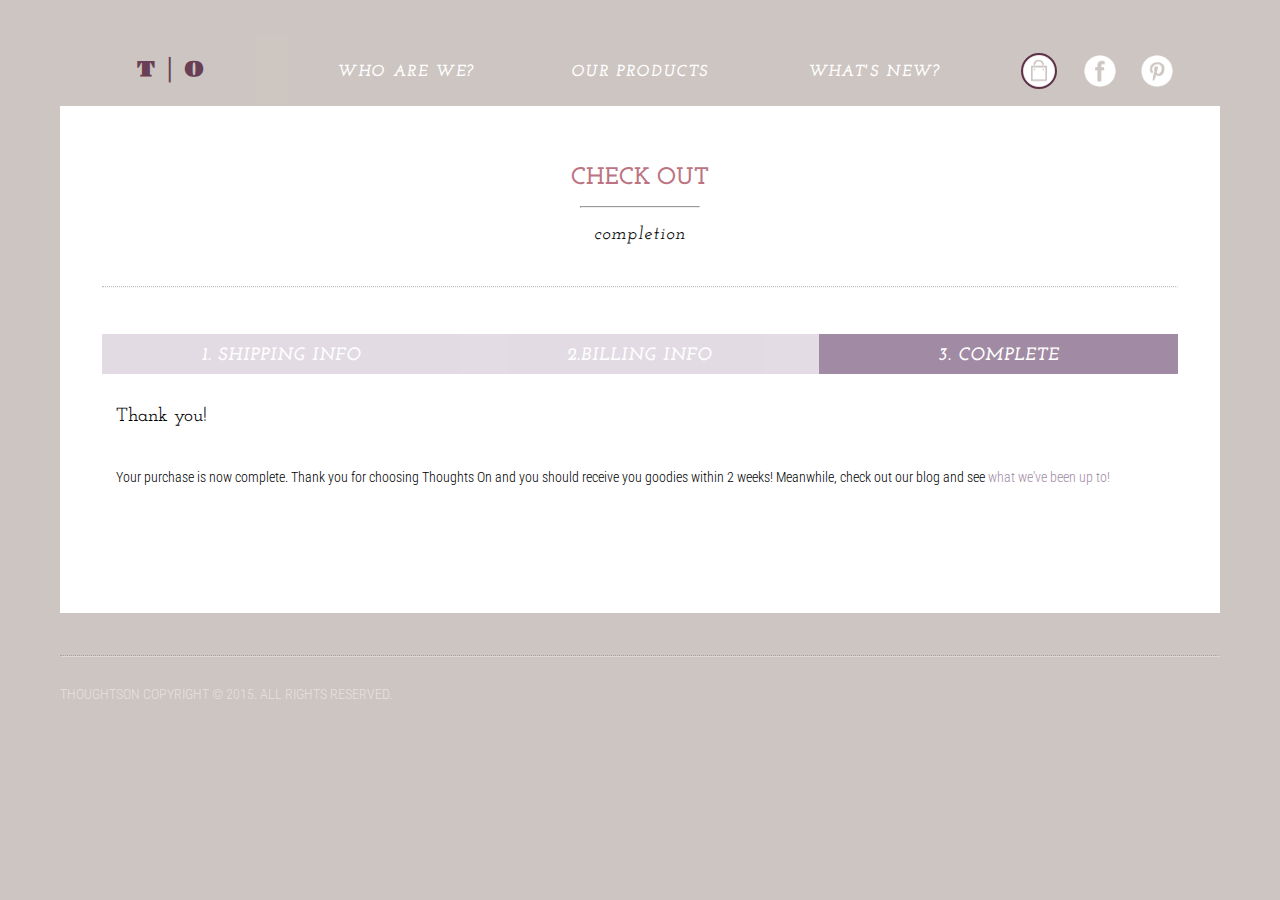
<file: ThoughtsOn_ThankYou.html>
<!doctype html>
<html lang="en">


  <head>

    <meta charset="utf-8">
    <meta name="viewport" content="width=device-width"/>
    <title>Thoughts On Crafts | What's Next?</title>


    <link href='http://fonts.googleapis.com/css?family=Josefin+Slab:300,400,600,700,300italic,400italic,600italic,700italic' rel='stylesheet' type='text/css'>

    <link href='http://fonts.googleapis.com/css?family=Roboto+Condensed:300italic,400italic,700italic,400,300,700' rel='stylesheet' type='text/css'>

    <link href='http://fonts.googleapis.com/css?family=Gravitas+One' rel='stylesheet' type='text/css'><!--used for logo in nav-->

    <link rel="stylesheet" href="css/ThoughtsOn_grid.css">  <!--used for grid -->
    <link rel="stylesheet" href="css/ThoughtsOn_style.css">  <!--used for style -->

  </head>

  <body>
<!--Navigation bar-->
    <header>

      <nav class="grid">
        <div class="col-2of10">
          <a href="ThoughtsOn.html" class="logo">T&nbsp;|&nbsp;O</a>
        </div>
        <div class="col-2of10">
          <a href="ThoughtsOn_WhoAreWe.html" class="menu-items">WHO ARE WE?</a>
        </div>
        <div class="col-2of10">
          <a href="ThoughtsOn_Products.html" class="menu-items">OUR PRODUCTS</a>
        </div>
        <div class="col-2of10">
          <a href="ThoughtsOn_Blog.html" class="menu-items">WHAT'S NEW?</a>
        </div>
        <div class="col-2of10">
          <div class="nav-icons-group">
            <a href="ThoughtsOn_ShoppingBag.html" class="nav-icons-selected"><img src="images/icons/icon_shoppingbag.png" height="32" width="32" alt="shopping icon placeholder"></a>
            <a href="https://www.facebook.com/pages/Thoughts-On-Crafts/1560522474167879" class="nav-icons"><img src="images/icons/icon_facebook.png" height="32" width="32" alt="facebook icon placeholder"></a>
            <a href="https://www.pinterest.com/jennylynnr/glass-etching-ideas/" class="nav-icons"><img src="images/icons/icon_pinterest.png" height="32" width="32" alt="pinterest icon placeholder"></a>
          </div>
        </div>
      </nav>
    </header>

      <!--Checkout: completion-->

      <div class="col-8of10">
        <div class="white-info-container">
        <h1>CHECK OUT</h1>
            <div class="solid-lines-text-body"><hr></div>
              <h3>completion</h3>
              <div class="dotted-line-separator"><hr></div>

               <!--check out process bar-->
                  <div class="processbar">
                      <div class="col-3of8">
                        <div class="processbar-info-container">
                          <div class="processbar-inactive-steps"><h3><strong>1. SHIPPING INFO</strong></h3>
                          </div>
                        </div>
                      </div>

                      <div class="col-3of8">
                        <div class="processbar-info-container">
                          <div class="processbar-inactive-steps"><h3><strong>2.BILLING INFO</strong></h3>
                          </div>
                        </div>
                      </div>

                      <div class="col-3of8">
                        <div class="processbar-info-container">
                          <h3><strong>3. COMPLETE</strong></h3>
                        </div>
                      </div>
                  </div>

                  <div class="col-8of8">
                    <div class="thankyou-content">
                      <h2>Thank you!</h2>
                      <p>Your purchase is now complete. Thank you for choosing Thoughts On and you should receive you goodies within 2 weeks! Meanwhile, check out our blog and see <a href ="ThoughtsOn_Blog.html">what we've been up to! </a></p>
                    </div>
            </div>
        </div>
      </div>

      <!--footer-->

      <div class="col-8of10">
        <div class="footer">
          <div class="dotted-line-footer"><hr></div>
            <div class="footer-content">
              <p>THOUGHTSON COPYRIGHT © 2015. ALL RIGHTS RESERVED.</p>
            </div>
        </div>
      </div>
  </body>
</html>
</file>
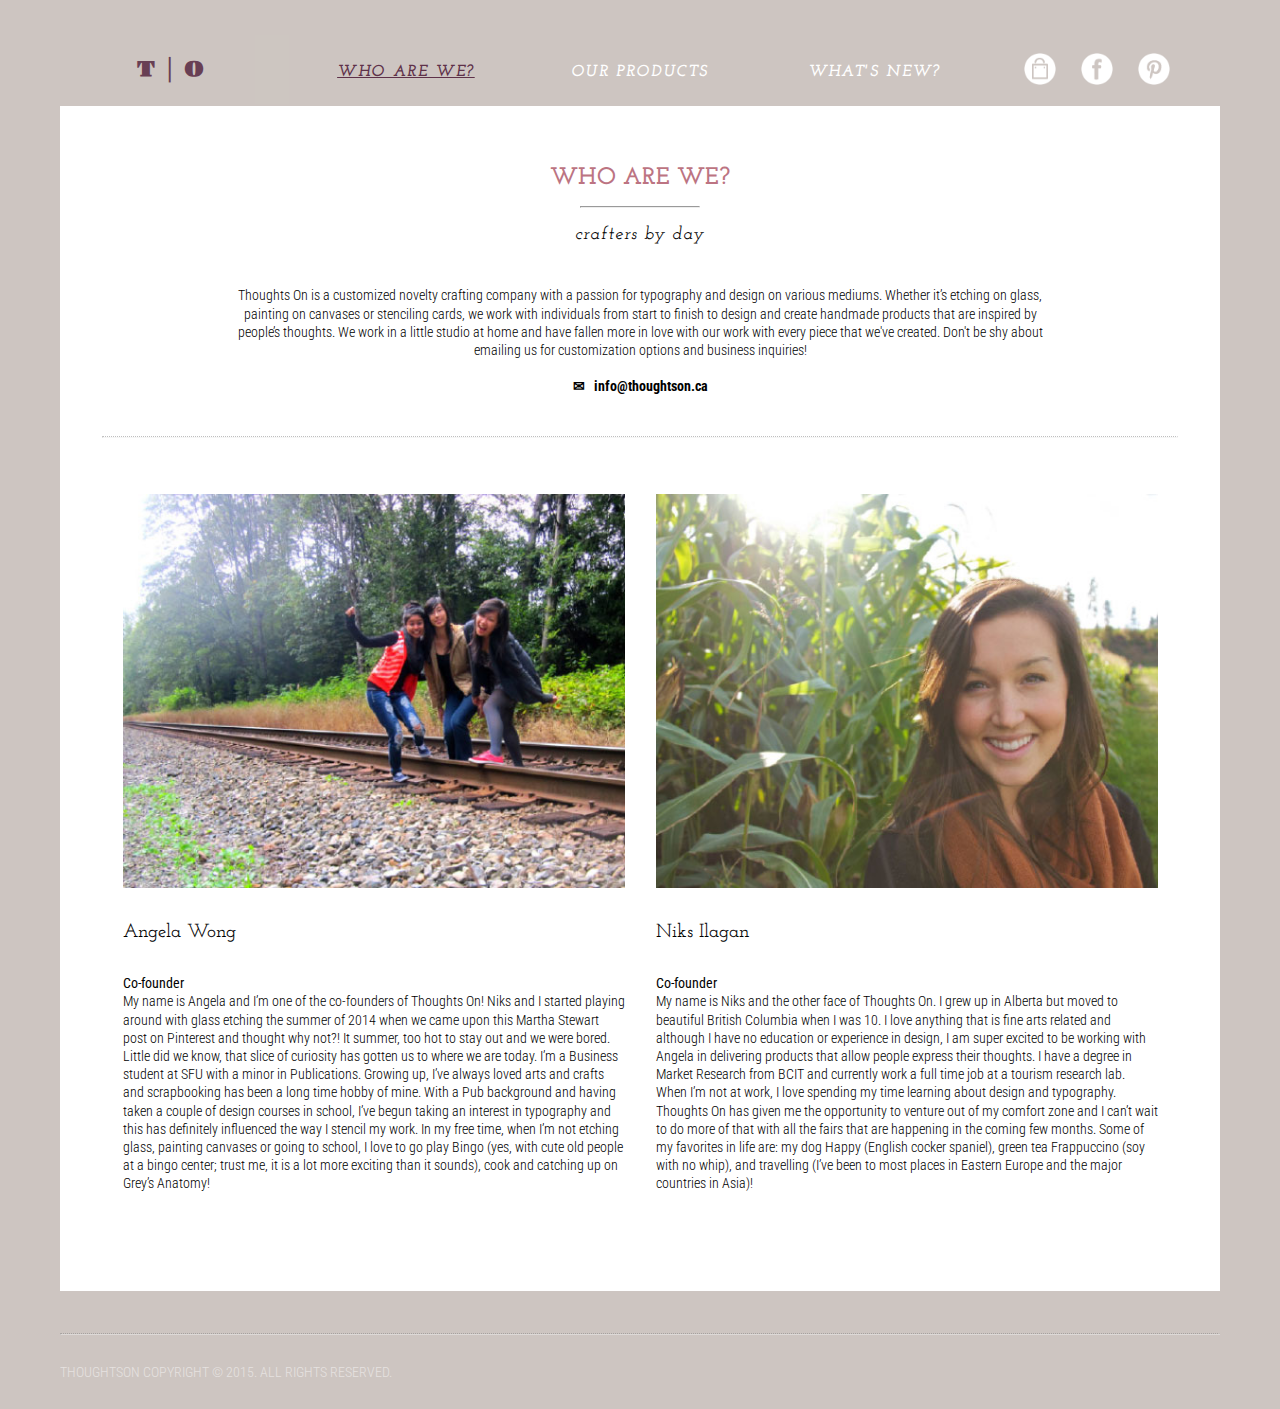
<file: ThoughtsOn_WhoAreWe.html>
<!doctype html>
<html lang="en">


  <head>

    <meta charset="utf-8">
    <meta name="viewport" content="width=device-width" />
    <title>Thoughts On Crafts | What's Next?</title>

    <link href='http://fonts.googleapis.com/css?family=Josefin+Slab:300,400,600,700,300italic,400italic,600italic,700italic' rel='stylesheet' type='text/css'>

    <link href='http://fonts.googleapis.com/css?family=Roboto+Condensed:300italic,400italic,700italic,400,300,700' rel='stylesheet' type='text/css'>

    <link href='http://fonts.googleapis.com/css?family=Gravitas+One' rel='stylesheet' type='text/css'><!--used for logo in nav-->

    <link rel="stylesheet" href="css/ThoughtsOn_grid.css">  <!--used for grid -->
    <link rel="stylesheet" href="css/ThoughtsOn_style.css">  <!--used for style -->

  </head>

  <body>

    <!--Navigation bar-->
    <header>

      <nav class="grid">
        <div class="col-2of10">
          <a href="ThoughtsOn.html" class="logo">T&nbsp;|&nbsp;O</a>
        </div>
        <div class="col-2of10">
          <a href="ThoughtsOn_WhoAreWe.html" class="menu-item-selected">WHO ARE WE?</a>
        </div>
        <div class="col-2of10">
          <a href="ThoughtsOn_Products.html" class="menu-items">OUR PRODUCTS</a>
        </div>
        <div class="col-2of10">
          <a href="ThoughtsOn_Blog.html" class="menu-items">WHAT'S NEW?</a>
        </div>
        <div class="col-2of10">
          <div class="nav-icons-group">
            <a href="ThoughtsOn_ShoppingBag.html" class="nav-icons"><img src="images/icons/icon_shoppingbag.png" height="32" width="32" alt="shopping icon placeholder"></a>
            <a href="https://www.facebook.com/pages/Thoughts-On-Crafts/1560522474167879" class="nav-icons"><img src="images/icons/icon_facebook.png" height="32" width="32" alt="facebook icon placeholder"></a>
            <a href="https://www.pinterest.com/jennylynnr/glass-etching-ideas/" class="nav-icons"><img src="images/icons/icon_pinterest.png" height="32" width="32" alt="pinterest icon placeholder"></a>
          </div>
        </div>
      </nav>
    </header>

      <!--Who are we-->

      <div class="col-8of10">
        <div class="white-info-container">
          <h1>WHO ARE WE?</h1>
            <div class="solid-lines-text-body"><hr></div>
              <h3>crafters by day</h3>

              <div class="profile-container">
              <p>Thoughts On is a customized novelty crafting company with a passion for typography and design on various mediums. Whether it’s etching on glass, painting on canvases or stenciling cards, we work with individuals from start to finish to design and create handmade products that are inspired by people’s thoughts. We work in a little studio at home and have fallen more in love with our work with every piece that we've created. Don't be shy about emailing us for customization options and business inquiries!</p></div>

              <h4>&#9993; &nbsp; info@thoughtson.ca</h4>
              <div class="dotted-line-separator"><hr></div>


              <!--Angela Wong-->

              <div class="bio-content">
                <div class="bio-content-image">
                  <img src="images/who_are_we/whoarewe_angela.jpg" height="416" width="530" alt="angela wong profile pic">
                </div>

                <div class="bio-content-text">
                  <h2>Angela Wong</h2><br>
                    <p><strong>Co-founder</strong></p>
                    <p>My name is Angela and I’m one of the co-founders of Thoughts On!  Niks and I started playing around with glass etching the summer of 2014 when we came upon this Martha Stewart post on Pinterest and thought why not?! It summer, too hot to stay out and we were bored. Little did we know, that slice of curiosity has gotten us to where we are today. I’m a Business student at SFU with a minor in Publications. Growing up, I’ve always loved arts and crafts and scrapbooking has been a long time hobby of mine. With a Pub background and having taken a couple of design courses in school, I’ve begun taking an interest in typography and this has definitely influenced the way I stencil my work. In my free time, when I’m not etching glass, painting canvases or going to school, I love to go play Bingo (yes, with cute old people at a bingo center; trust me, it is a lot more exciting than it sounds), cook and catching up on Grey’s Anatomy!
                    </p>
                </div>
              </div>


            <!--Nicole-->
               <div class="bio-content">
                <div class="bio-content-image">
                  <img src="images/who_are_we/whoarewe_niks.jpg" height="416" width="530" alt="niks ilagan profile pic">
                </div>

                <div class="bio-content-text">
                  <h2>Niks Ilagan</h2><br>
                    <p><strong>Co-founder</strong></p>
                    <p>My name is Niks and the other face of Thoughts On. I grew up in Alberta but moved to beautiful British Columbia when I was 10. I love anything that is fine arts related and although I have no education or experience in design, I am super excited to be working with Angela in delivering products that allow people express their thoughts. I have a degree in Market Research from BCIT and currently work a full time job at a tourism research lab. When I’m not at work, I love spending my time learning about design and typography. Thoughts On has given me the opportunity to venture out of my comfort zone and I can’t wait to do more of that with all the fairs that are happening in the coming few months. Some of my favorites in life are: my dog Happy (English cocker spaniel), green tea Frappuccino (soy with no whip), and travelling (I’ve been to most places in Eastern Europe and the major countries in Asia)!
                    </p>
                </div>
              </div>  
        </div>
      </div>


       <!--footer-->

      <div class="col-8of10">
        <div class="footer">
          <div class="dotted-line-footer"><hr></div>
            <div class="footer-content">
              <p>THOUGHTSON COPYRIGHT © 2015. ALL RIGHTS RESERVED.</p>
            </div>
        </div>
      </div>
  </body>
</html>
</file>
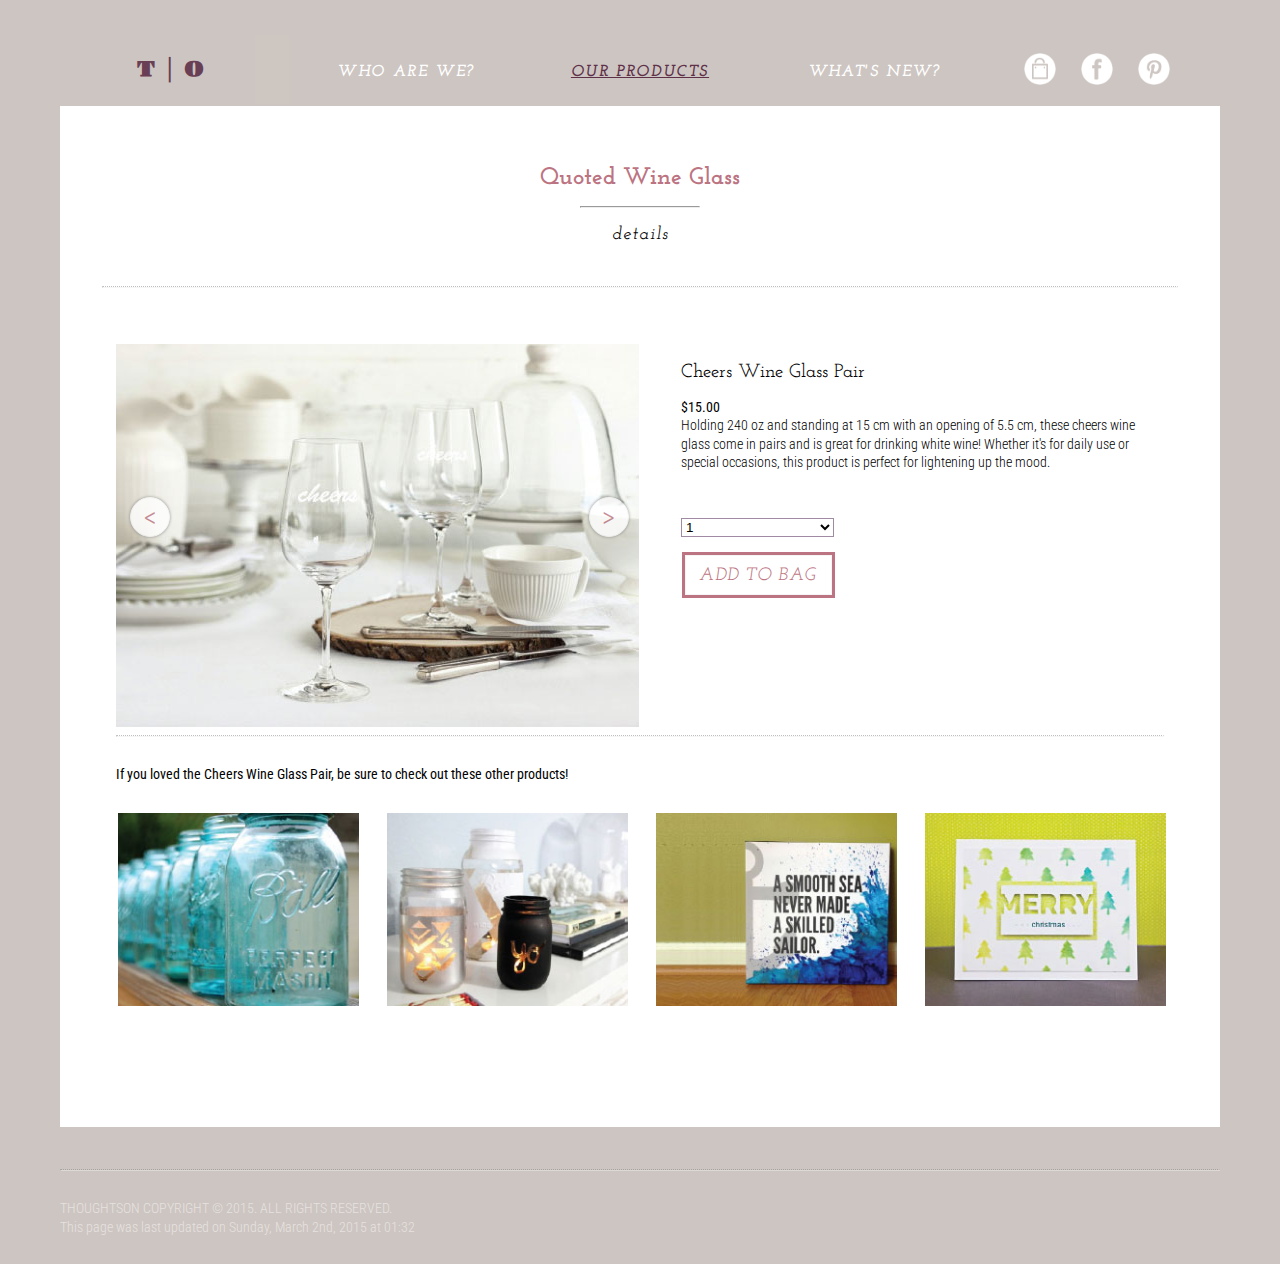
<file: ThoughtsOn_WineGlass.html>
<!doctype html>
<html lang="en">

  <head>

    <meta charset="utf-8">
    <meta name="viewport" content="width=device-width" />
    <title>Thoughts On Crafts | Wine Glass</title>

    <link href='http://fonts.googleapis.com/css?family=Josefin+Slab:300,400,600,700,300italic,400italic,600italic,700italic' rel='stylesheet' type='text/css'>

    <link href='http://fonts.googleapis.com/css?family=Roboto+Condensed:300italic,400italic,700italic,400,300,700' rel='stylesheet' type='text/css'>

    <link href='http://fonts.googleapis.com/css?family=Gravitas+One' rel='stylesheet' type='text/css'><!--used for logo in nav-->


    <link rel="stylesheet" href="css/ThoughtsOn_grid.css">  <!--used for grid -->
    <link rel="stylesheet" href="css/ThoughtsOn_style.css">  <!--used for style -->

  </head>

  <body>

    <!--Navigation bar-->
    <header>

      <nav class="grid">
        <div class="col-2of10">
          <a href="ThoughtsOn.html" class="logo">T&nbsp;|&nbsp;O</a>
        </div>
        <div class="col-2of10">
          <a href="ThoughtsOn_WhoAreWe.html" class="menu-items">WHO ARE WE?</a>
        </div>
        <div class="col-2of10">
          <a href="ThoughtsOn_Products.html" class="menu-item-selected">OUR PRODUCTS</a>
        </div>
        <div class="col-2of10">
          <a href="ThoughtsOn_Blog.html" class="menu-items">WHAT'S NEW?</a>
        </div>
        <div class="col-2of10">
          <div class="nav-icons-group">
            <a href="ThoughtsOn_ShoppingBag.html" class="nav-icons"><img src="images/icons/icon_shoppingbag.png" height="32" width="32" alt="shopping icon placeholder"></a>
            <a href="https://www.facebook.com/pages/Thoughts-On-Crafts/1560522474167879" class="nav-icons"><img src="images/icons/icon_facebook.png" height="32" width="32" alt="facebook icon placeholder"></a>
            <a href="https://www.pinterest.com/jennylynnr/glass-etching-ideas/" class="nav-icons"><img src="images/icons/icon_pinterest.png" height="32" width="32" alt="pinterest icon placeholder"></a>
          </div>
        </div>
      </nav>
    </header>

      <!--Mason Jar Detailed View-->

      <div class="col-8of10">
        <div class="white-info-container">
          <h1>Quoted Wine Glass</h1>
            <div class="solid-lines-text-body"><hr></div>
              <h3>details</h3>
              <div class="dotted-line-separator"><hr></div>

                <div class="product-details-content">

                  <div class="product-details-content-image">
                    <a class="round-button-left" id="left2">&lt;</a>
                      <img id="wine-image" src="images/detailed_product/productdetails_wine_context.jpg" height="383" width="523" alt="Cheers wine glass product image"/>
                    <a class="round-button-right" id="right2">&gt;</a>
                  </div>

                  <div class="product-details-content-text">
                    <h2>Cheers Wine Glass Pair</h2>
                    <p><strong>$15.00</strong></p>

                    <p>Holding 240 oz and standing at 15 cm with an opening of 5.5 cm, these cheers wine glass come in pairs and is great for drinking white wine! Whether it's for daily use or special occasions, this product is perfect for lightening up the mood. </p>

                    <form>
                      <label for="form-quantity2"></label>
                        <select name="form-quantity2" id="form-quantity2">
                          <option value="quantity1">1</option>
                          <option value="quantity2">2</option>
                          <option value="quantity3">3</option>
                          <option value="quantity4">4</option>
                          <option value="quantity5">5</option>
                          <option value="quantity6">6</option>
                          <option value="quantity7">7</option>
                          <option value="quantity8">8</option>
                          <option value="quantity9">9</option>
                          <option value="quantity10">10</option>
                        </select>
                      </form>

                    <a class="button" href="#">ADD TO BAG</a>

                    <div class="dotted-line-separator"><hr></div>
                      <p><strong>If you loved the Cheers Wine Glass Pair, be sure to check out these other products!</strong></p>
                    </div>
                  </div>


                  <!--suggested item #1-->

                  <div class="col-2of8">
                    <div class="suggested-product-images">
                      <a href="ThoughtsOn_MasonJar.html"><img src="images/product_listing/mason_jar.jpg" height="200" width="250" alt="suggested product:design life mason jar"></a>
                    </div>
                  </div>

                  <!--suggested item #2-->

                  <div class="col-2of8">
                    <div class="suggested-product-images">
                      <a href="ThoughtsOn_MasonJar.html"><img src="images/product_listing/candle_mason_jar.jpg" height="200" width="250" alt="suggested product:set of candle mas jars"></a>
                    </div>
                  </div>

                  <!--suggested item #3-->

                  <div class="col-2of8">
                    <div class="suggested-product-images">
                      <a href="ThoughtsOn_MasonJar.html"><img src="images/product_listing/canvas_quote.jpg" height="200" width="250" alt="suggested product:smooth sea hand painted canvas"></a>
                    </div>
                  </div>
                  <!--suggested item #4-->

                  <div class="col-2of8">
                    <div class="suggested-product-images">
                      <a href="ThoughtsOn_MasonJar.html"><img src="images/product_listing/christmas_card.jpg" height="200" width="250" alt="suggested product:stenciled christmas card"></a>
                    </div>
                  </div>    
        </div>
      </div>

      <!--footer-->

      <div class="col-8of10">
        <div class="footer">
          <div class="dotted-line-footer"><hr></div>
            <div class="footer-content">
              <p>THOUGHTSON COPYRIGHT © 2015. ALL RIGHTS RESERVED. <br>
                This page was last updated on Sunday, March 2nd, 2015 at 01:32</p>
            </div>
        </div>
      </div>

   <script src="js/jquery.js"></script>
    <script src="js/ThoughtsOn.js"></script>

  </body>
</html>
</file>
<file: css/main.css>
/* STYLE GUIDE STYLING*/

body, nav a, code {
  font-family: 'Roboto Condensed', sans-serif;
  font-size: 14px;
  font-weight: 300;
  padding: 1rem;
}

/* GENERAL STYLING */

section h2{
  font-size: 22px;
  margin-top:2.5em
}

section h3 {
  margin: 1.5em 0 0.4em 0;
  font-weight:400;
  color:#A18BA4;
}

section p {
  margin-top: 0;
}

.style-guide-nav p{
  margin-left: 2em;
}

code br{
  margin-top: 0;
}

.styleguidelines code{
  display: block;
  background-color: #EEE;
  width:600px;
  margin-bottom:0.5em;
  padding: 0.5em 0.75em;
}

hr{
  margin-top: 4em;
  background-color:black;
  height: 1px;
}

.dotted-separation-lines hr{
  margin:3em 0 3em 0;
  width:100%; 
  border-top: 2.5px dotted gray;
  background:transparent;
  opacity: 0.4;
}


/* STYLE GUIDE NAVIGATION */

.style-guide-nav{
  font-weight: 300;
  background-color: #CDC5C1;
  color: white;
  position:fixed;
  top:0;
  left:0;
  width:100%; 
  z-index: 2;
}

.style-guide-nav a{
  transition: background-color 0.5s ease-out;
}

.style-guide-nav a:active, .style-guide-nav a:hover {
  background-color: #5E3149;
}

h1{
  font-size:38px;
  font-weight: 700;
  margin: 0.75em 0 0 0.6em
}

.style-guide-nav ul, .keygroupingsection ul {
  list-style-type: none;
  padding: 0;
  margin: 0;
}

.style-guide-nav li, .exampleNavBar li {
  float:left;
  margin-left: 1.5em;
}

nav a{
  display: block;
  width: 130px;
  margin: 1.5em 0 0.5em 1.6em; 
  background-color: #BC7482;
  color: white;
  text-decoration: none;
  text-align: center;
  padding: 5px;
}

/* COLOR PALETTE NAVIGATION */

.styleguidelines {
  position: absolute;
  margin-top:10em;
  padding: 0.5em 0;
}

#beige-rectangle, #salmon-rectangle, #lavender-rectangle, #purple-rectangle{
  width:100px;
  height:40px;
  margin-right:1em;
  padding-top:2em;
  color:white;
  text-align: center;
  display: inline-block; 
}

#beige-rectangle{
  background:#CDC5C1;
}

#salmon-rectangle{
  background:#BE7684;
}

#lavender-rectangle{
  background:#A18BA4;
}

#purple-rectangle{
  background:#5E3149;
}

style li{
  width: 100px;
  height:20px ;
  margin: 1em 0.5em 10em 0;
  padding-top:0.5em; 
  background-color: #BC7482;
  color: white;
  text-align: center;
}


/* TEXTUAL ELEMENTS SECTION */

.item-example, .form-example, .text-group-example, .product-listing-example{
  width:810px; /*57% for responsive*/
  outline: #5E3149 dotted thin;
  padding: 0.5em;
  min-width: 400px;
  margin: 2em 3em 3em 3em;
}

.item-example h1, .text-group-example h1{
  font-family: 'Josefin Slab', serif;
  font-size: 24px;
  font-weight: 700;
  margin-bottom:1em;
  color: #BC7482;
}

.item-example h4, .descriptions h4{
  font-family: 'Josefin Slab', serif;
  font-size: 19px;
  font-weight: 300;
  margin:0 0 0.5em 0.9em;
  padding-top:0.5em;
}

.item-example h3,  a.button, .text-group-example h3, #shipping-info h3, #billing-info h3, #complete h3, .product-listing-example h3{
  font-family: 'Josefin Slab', serif;
  font-size: 18px;
  font-weight: 500;
  font-style: italic;
  margin:2em 0 1em 1.2em;
  color:black;
  letter-spacing: 1px;
}

.item-example p{
  margin:2em 1em 1em 1.5em;
  line-height: 1.3em;
}

.item-example a{
  color:#A18BA4;
  text-decoration: none;
}

a:hover{
   color:#BC7482;
}

span.type-label {
  display:inline-block;
  color: #A5A5A5;
  font-family: 'Josefin Slab', serif;
  font-size: 14px;
  font-weight: 400;
  margin-left: 12px;
}

/* LINES SECTION */

.rendered-solid-lines hr, .solid-lines-text-body hr{
  height: 0.5px;
  margin:2em 0 0 0;
  width:200px;
}

.rendered-dotted-lines hr{
  margin:2em 0 0 0;
  width:200px;
  border-top: 1.8px dotted;
  background:transparent;
  opacity:0.7;
}

/* BUTTONS SECTION */

.buttonsection {
  margin: 0;
}

a.button, .view-details-button a.button{
  display: inline-block;
  padding: 0.65em 0.75em 0.5em 0.75em;
  margin:1em 0.2em 0.2em 0.2em;
  outline: #BC7482 solid medium;
  text-decoration: none;
  color:#BC7482;
  background: #464646;
  box-shadow: 0 0 3px gray;
  background-color: white;
  border: 1px solid #f5f5f5;
}

a.button:hover, a.button:focus, .view-details-button a.button:hover, .view-details-button a.button:focus, a.round-button:hover,  a.round-button:focus {
  background-color: #BC7482;
  color: white;
  text-decoration: none;
  -webkit-transition: background-color 0.35s ease-out;
  transition: background-color 0.35s ease-out;
}

a.round-button {
  font-size:28px;
  color:#BC7482;
  background: #464646;
  box-shadow: 0 0 3px gray;
  background-color: white;
  border: 1px solid #f5f5f5;
  margin: 2em 0 0 2em;
  display:inline-block;
  width:40px;
  height:40px;
  line-height:40px;
  border-radius: 50%;
  text-align:center;
  text-decoration:none;
  opacity: 0.8;
}

.input-wrapper a{
  margin-left: 510px;
}

.input-wrapper2 a{
  margin-left: 170px;
}

/* FORMS SECTION */

form {
  background-color: white; /*#CDC5C1*/
  padding-top:1em;
  margin: 1em auto;
  width:96%;
}

.check-boxes input{
  margin:0 1em 3em 2.5em;
}

.form-left-element{
  float:left;
}


#form-fname, #form-lname, #form-number, #form-email, #form-address, #form-city, #form-zipcode{
  width:314px;
}

.input-wrapper{
  margin: 0 3em 2em 2em;
}


input{
  height:20px;
  padding: 0.15em 0 0 1em;
}

select, .input-wrapper input{
  width:329px;
  border: 1.5px solid #A18BA4;
  background:transparent;
  vertical-align: middle;
  border-radius:5px;
 }

label {
  display: block;
  text-align: center;
  padding: 3em 0.35em 0.35em 0.25em;
  text-transform: uppercase;
  letter-spacing: 1px;
  cursor: pointer;
}

.buttonsection label{
  text-align: left;
  margin-left: 9em;
}

.form-example-two{
  width:405px;
  outline: #5E3149 dotted thin;
  padding: 0.5em;
  min-width: 400px;
  margin: 0 0 5em 3em;
}


/* KEY ELEMENTS: NAV BAR EXAMPLE; */

.exampleNavBar #logo{
  font-family: 'Gravitas One',serif;
  font-style: normal;
  font-size: 1.5em;
  margin-top: 0.5em;
  color:#5E3149;
  opacity:0.9;
  text-decoration: none;
}

.exampleNavBar{
  background-color: #CDC5C1;
  color: white;
  float:left;
  padding:0 0 0 5em;
  margin: 1em 0 3em 0;
  top:0;
  left:0;
  width:1180px;
}

.exampleNavBar nav a:hover, .exampleNavBar #logo:hover{
  color:#BE7684;
  text-decoration: none;
  transition: color 0.5s ease-out;

}

.exampleNavBar nav a{
  font-family: 'Josefin Slab', serif;
  font-size: 16px;
  font-weight: 700;
  font-style: italic;

  display: block;
  width: 150px;
  margin: 1.5em 0 0 0.5em; 
  background-color: transparent;
  text-decoration: none;
  text-align: left;
  color:white;
  padding: 1em 0.5em 1em 1em;
  letter-spacing: 0.1em;
}

li img:hover {
  opacity: 0.3;
  -webkit-transition: opacity 0.35s;
  transition: opacity 0.35s;
}

.exampleNavBar .nav-icons{
  display:inline-block;
  width:50px;
  margin-top:1.9em;
  margin-right:0;
  padding:0;
}

.exampleNavBar .nav-icons-group{
  margin-left: 5em;
}


/* KEY ELEMENTS: GROUP TEXT EXAMPLE */

.text-group-example, .product-listing-example {
  text-align: center;
  padding: 3em 3em 5em 3em;
}

.solid-lines-text-body hr{
  margin:-1em 0 -1em 22.5em;
  /*align:center; not supported by html5*/
}

.text-group-example p{
  margin:10em 11em 1em 11em;
}

/* KEY ELEMENTS: CHECK OUT PROCESS INDICATOR */

#shipping-info, #billing-info, #complete{
  height:40px;
  margin:-3.5em -2.9em -3em 1.3em;
  padding-top:2em;
  color:white;
  text-align: center;
  display: inline-block;
  width:220px;
}

#shipping-info h3, #billing-info h3, #complete h3{
  background:#A18BA4;
  padding:0.7em 1em 0.5em 1em;
  color:white;
}
      
#billing-info h3, #complete h3{
  opacity: 0.3;
}

/* KEY ELEMENTS: PRODUCT LISTING */

.product-listing-example img{
  display:inline-block;
  margin: 0 0.5em 1em 1em;
}

.descriptions{
  margin-left:2.5em;
  text-align: left;
}

.descriptions h4{
  display:inline-block;
  margin: 0 2em 0.5em 0;
  padding-right:2em;
}

.descriptions p{
  font-family: 'Roboto Condensed', sans-serif;
  font-size: 14px;
  font-weight: 300;
  display:inline-block;
  margin: -10em 0 6em 0;
  padding-right:12em;

}

.view-details-button{
  float:left;
  margin: -4em 0 0 2.5em;
}

.view-details-button a.button{
  margin: 0 1.2em 7em 0;
}

/* IMAGES: ICONS */
.icons-example img, .product-image img{
  display:inline-block;
  margin:1em 0 0 2.5em;
}
</file>
<file: css/ThoughtsOn_grid.css>
/*grid stylesheet*/

*,*::after,*::before{
	-webkit-box-sizing: border-box;
	-moz-box-sizing: border-box;
	box-sizing: border-box;
}


[class^='col-'] {/*anything with col will take on these properties*/
	float:left;
	padding:0;
	text-align:center;
}
.grid{
	width:95%;
	margin-left: auto;
	margin-right: auto;
}



.col-2of10{  /* columns used for nav bar*/
	width:20%;
}

.col-8of10{ /* used for white container info*/
  width:80%;
}

.col-2of8{ /* used for product listing page*/
	width:25%;
}


.col-3of8{ /*used for check out process bar*/
	width:33.333333333%;
}

.col-4of8 { /* used for pages with forms*/
  width: 50%;
  padding: 0.5em 1em;
}

.col-6of8{
	width:75%;
}

.col-8of8{
  width:100%;
}

/* media queries*/


@media (max-width:100em){
  .col-8of10{
    width:100%;
  }
}

@media (max-width: 66em) {
	.col-6of8{
		width:100%;
		margin-bottom: 1.5em;
  	}
}

@media (max-width:62em){ /* at 62em, with column width becomes 50%, allowing 2 columns(product images) to be side by side*/
	.col-2of8{
		width:50%;
	}

	.product-content img, .suggested-product-images img{
	width:100%;
	}

	.product-content .button{
		margin-top: 1em !important;
	}
}


@media (max-width:60em){
	.blog-content-text, .product-details-content-text{
		float:left; /*text wraps arnd image until 59, then floats left*/
	}
}

@media (max-width:55em){ /* at 55 em, the columns should expand to 100% and take up whole screen*/
	.col-2of10{
		width:100%;
	}

	.nav-icons-selected, .nav-icons{
	  width:36px !important;
	  margin-right: 0.5em!important;
	  margin-left: 0.5em!important;
	}

	nav a{  /*decrease margin or stacked menu*/
		margin-top:0 !important;
	}

	.nav-icons-group a{
	width:4em;
	margin-left:auto;		
	margin-right: auto;
	margin-bottom: 2em;
	}

	.processbar h3{
		font-size:1em; /*14 pt*/
		margin:0;
	}
}

@media (max-width:43em){
	.col-2of8{ 
		width:100%;  /* at 40em, with column width becomes 100%, and the product image becomes full size and stacks in 1 column*/
	}

	.col-3of8{
		width:100%; /* at 40em, with column width becomes 100%, and the payment process bar become full size and stacks in 1 column*/
	}

	.col-4of8 {
    width: 100%; /* at 40em, with column width becomes 100%, and the form inputs become full size and stacks in 1 column*/
  	}

	body{
		padding:0 !important; /* decreases padding of beige borders*/
	}

	.home-text-group, .home-text-group-2, .home-text-group-3, .white-info-container, .bio-content{
		padding: 0 1em 4em 1em!important; /* decreases padding of white space*/
	}

	.bio-content{
		padding-top:2.5em!important;
		padding-bottom: 0 !important; /* decreases padding of white space of bio page*/
	}

	.home-text-group h1, .home-text-group-2 h1, .home-text-group-3 h1{
		margin-top: 3em !important;
	}

	.home-text-group-3 p{
  		margin: 3em 0 -1.3em 0 !important;
	}

	#blog-comment-button a, #payment-button a, #purchase-button a{
		margin-left:auto;
		margin-right: auto;
		width:100%;
		text-align: center;
	}

	/* for the shopping bag table*/

	.shoppingbag-summary table, .shoppingbag-summary thead, .shoppingbag-summary tbody, .shoppingbag-summary th, .shoppingbag-summary td, .shoppingbag-summary tr { 
		display: inline-block;   /* force table to not be like tables anymore */
		width:100%; 
	}
  
	.shoppingbag-summary thead tr { 
		display:none;   /* hide table headers */
	}
  
	.shoppingbag-summary tr { 
		border: 1px solid #c1c1c1; 
	}
  
	.shoppingbag-summary td { 
		border-bottom: 1px solid #eaeaea; 
    	position: relative;   /* behave  like a "row" */
    	padding-left: 45%;
    	padding-top: 0.5em; 
  	}
  
	.shoppingbag-summary td:before { 
    	position: absolute;     /* mimics a table header */
		top: 0.5em;
		left: 0.5em;
		width: 45%; 
    	padding-right: 0.7em; 
    	white-space: nowrap;
  	}

	.shoppingbag-summary select{
		vertical-align: middle;
	}
  
	/* Label the data for the compressed table*/
	.shoppingbag-summary td:nth-of-type(1):before { 
    	content: "Item"; 
  	}

  	.shoppingbag-summary td:nth-of-type(2):before { 
    	content: ""; 
 	 }

	.shoppingbag-summary td:nth-of-type(3):before { 
		content: "Quantity"; 
	}

	.shoppingbag-summary td:nth-of-type(4):before { 
		content: "Item Price"; 
	}

	.shoppingbag-summary td:nth-of-type(5):before { 
		content: "Total Price";
	}
}


@media (max-width:35em){
	.dotted-line-separator hr{
	  margin-top: 3em !important;
	  margin-bottom: 1em !important;
	}
}


@media (max-width:33em){
	.card-option{
		clear:left;
		display:block;
		margin-top: 2em !important;
		margin-bottom: 0.5em !important;
		margin-left: auto;
		margin-right: auto;
		width:100%;
	}
}



.grid{
	/*include these 3 codes in ur css as a safety mechanism*/
	content: "";
	display:block;
	clear:both;
}
</file>
<file: css/ThoughtsOn_style.css>
/* GENERAL TYPE STYLING*/

body, nav a{
  font-family: 'Roboto Condensed', sans-serif;
  font-size: 14px;
  font-weight: 300;
  padding: 1rem;
  background: #CDC5C1;
}

h1{
  font-family: 'Josefin Slab', serif;
  font-size: 1.71428571em; /* 24 px */
  font-weight: 700;
  color: #BC7482;
  margin-top: 7em;
}

h2{
  font-family: 'Josefin Slab', serif;
  font-size: 1.35714286em; /* 19 px */
  font-weight: 500;
  margin-top:1em;
}

h3, a.button, th{
  font-family: 'Josefin Slab', serif;
  font-size: 1.28571429em; /* 18 px */
  font-weight: 500;
  font-style: italic;
  color:black;
  letter-spacing: 1px;
}

p, li{
  margin-top: 3em;
  line-height: 1.3em;
}

li{
  margin-top: 0.75em;
}

em{
  color: #BC7482;
}

a{
  color:#A18BA4;
  text-decoration: none;
}

a:hover, a:focus{
  color: #BC7482
}

/* SPECIFIC TYPE STYLING*/

.home-text-group-2 h1, .home-text-group-3 h1{
  margin-top: 5em;
}

.white-info-container h1{
  margin-top: 2.5em;
}

.home-text-group-3 p{
  margin-top: 10em;
  padding-bottom: 3.2em;
}

.blog-content p, .bio-content p, .product-content p, .product-details-content p{
  margin-top: 0;
  margin-bottom: 0;
}


/* INFO CONTAINER STYLING*/

.home-text-group, .home-text-group-2, .home-text-group-3, .white-info-container{
  display:inline-block;
  background-color: white;
  border-top: 1px solid #CDC5C1;
  width:580px;
  height:758px;
  height: auto;  /* img height adjusts accordingly*/
  max-width: 100%;
  text-align: justify-center;
  padding: 0 3em 7em 3em;
  vertical-align: top;
  margin-left:-0.25em;
  margin-top:-0.25em;
}


.white-info-container, .footer{
  width:1160px;
  height: auto;  /* img height adjusts accordingly*/
  max-width: 100%;
  margin-left: auto;
  margin-right:auto;
}

.blog-content, .bio-content, .product-content, .product-details-content, .suggested-product-images, .thankyou-content{
  text-align: left;
  padding: 1em;
}

.product-content {
  margin-top:2em;
}

.bio-content{
  width:530px;
  max-width: 100%;
  height:auto;
  display: inline-block;
  padding-bottom:0;
}

.blog-content-text, .product-details-content-text{
  padding-top: 1em;
  max-width:1180px; /*text wraps arnd image until 57, then floats left*/
  height:auto; /* img height adjusts accordingly*/
}

.footer{
  margin-bottom:2em;
}

.footer-content{
  color:white;
  opacity:0.5;
  text-align: left;
  margin-top: -1em;
}

.profile-container {
  width:75%;
 margin-right: auto;
 margin-left: auto;
}


/* IMAGE STYLING */

img{
  height: auto;  /* img height adjusts accordingly*/
  max-width: 100%;
}

.home-theme-image{
  margin-top:-0.25em;
  margin-left:-0.20em;
}

.suggested-product-images{
  width:440px;
  margin-top: 0em;
  margin-bottom: 0.3em;
  margin-right: auto; /*centers groups of images*/
  margin-left: auto;
  height: auto; 
  max-width: 100%;
}

.suggested-product-images img{
  margin:0.15em;
}

.blog-content-image img, .bio-content-image img, .product-details-content-image img {
  margin-top:1em;
  margin-right:3em;
  margin-bottom:0.55em;
  float:left;
}

.product-details-content-image img{
  position: relative;
}

.bio-content img{
 padding-bottom:2em;
}


/* LINE STYLING */

.solid-lines-text-body hr{
  height: 0.5px;
  width:120px;
  margin-left:auto;
  margin-right:auto; /*align:center; not supported by html5*/
  }

.dotted-line-separator hr, .dotted-line-footer hr{
  width:100%;
  border-top: 1.7px dotted;
  background:transparent;
  margin: 3em auto 2em auto;
  opacity:0.5;
}

.dotted-line-footer hr{
  margin-top:3em;
  width:100%;
}

/* BUTTONS STYLING */

a.button{
  display: inline-block;
  padding: 0.65em 0.75em 0.5em 0.75em;
  margin:1em 0.2em 0 0.2em;
  outline: #BC7482 solid medium;
  text-decoration: none;
  color:#BC7482;
  background: #464646;
  background-color: white;
  border: 1px solid #f5f5f5;
}

a.button:hover, a.button:focus, a.round-button-left:hover, a.round-button-right:hover, a.round-button-left:focus, a.round-button-right:focus {
  background-color: #BC7482;
  color: white;
  text-decoration: none;
  -webkit-transition: background-color 0.35s ease-out;
  transition: background-color 0.35s ease-out;
}

a.round-button-left, a.round-button-right {
  font-size:2em;
  opacity: 0.8;
  color:#BC7482;
  background: #464646;
  box-shadow: 0 0 3px gray;
  background-color: white;
  border: 1px solid #f5f5f5;
  width:40px;
  height:40px;
  line-height:40px;
  border-radius: 50%;
  text-align:center;
  text-decoration:none;
  position: absolute;
  z-index: 1;
}


#left, #left2{
    margin: 13% 0 0 0.5em;
}

#right, #right2{
  margin: 13% 0 0 -3.3em;
}


.product-content a {
  width:100%;
  margin-left: auto;
  margin-right: auto;
  text-align: center;
}

select{ /* drop down */
  margin-right:3em;
  width:153px;
  border: 1.5px solid #A18BA4;
  background:transparent;
  vertical-align: middle;
}

/* COMMENT BOX STYLING */

.comment-box textarea {
  font-family: 'Roboto Condensed', sans-serif;
  font-size: 14px;
  font-weight: 300;
  padding: 0.5em 0.8em;
  width: 100%;
  margin-left: auto;
  margin-right: auto;
  background: transparent;
  border-radius: 5px;
  border: 1.5px solid #A18BA4;
}

#blog-comment-button a, #payment-button a, #purchase-button a{
  float:right;
  margin-top: 2em;
}


/* NAV BAR STYLING */

 nav a{
  font-family: 'Josefin Slab', serif;
  font-size: 1.14285715em; /*1px/14px*/
  letter-spacing: 0.1em;
  font-weight: 700;
  font-style: italic;
  display: block;
  margin-top: 1.5em;
  margin-bottom: 0.25em;
  text-decoration: none;
  text-align: center;
  color:white;
  padding: 1em 1em 1em 1em;
  width:100%;

  -webkit-transition: color 0.35s;
  transition: color 0.35s;
}

header a:hover, header a:focus{
  color:#BE7684;
}

a.menu-item-selected{
  text-decoration: underline;
  color:#5E3149;
}

.nav-icons, .nav-icons-selected {
  display:inline-block;
  width:13%;
  margin-top:1.8em;
  margin-right:1.5em;
  padding:0;
}

.nav-icons-selected{
  border: 2px solid #5E3149;
  width:36px;
  height:36px;
  border-radius: 50%;
}

.nav-icons img, .nav-icons-selected img{
  max-width: 32px;
}

.nav-icons img:hover, .nav-icons-selected img:hover, .suggested-product-images img:hover,
.nav-icons img:focus, .nav-icons-selected img:focus, .suggested-product-images img:focus{
  opacity: 0.3;
  -webkit-transition: opacity 0.25s ease-out;
  transition: opacity 0.25s ease-out;
}

.logo{
  font-family: 'Gravitas One',serif;
  font-style: normal;
  font-size: 1.5em;
  margin-top: 0.5em;
  color:#5E3149;
  opacity:0.9;
}


/* CHECK OUT PROCESS BAR STYLING */

.processbar{
  width:1160px;
  height: auto;  /* img height adjusts accordingly*/
  max-width: 100%;
  margin-left:auto;
  margin-right:auto;
  margin-top:0;
}

.processbar-info-container{
  height:40px;
  color:white;
  width:100%;
}

.processbar-info-container h3{
  background:#A18BA4;
  padding:0.7em 1em 0.5em 1em;
  color:white;
}
      
.processbar-inactive-steps{
  opacity:0.3;
}

/* CHECK OUT: SHIPPING AND BILLING FORMS STYLING*/

.checkout-info-form{
 margin-bottom: 5em;
}

 label {
  display: block;
  padding: 3em 0.35em 0.35em 0.25em;
  text-transform: uppercase;
  letter-spacing: 1px;
  cursor: pointer;
}

.checkout-info-form input,.checkout-info-form select {
  padding: 0.2em 0.8em;
  display: block;
  width: 100%;
  margin-left:auto;
  margin-right: auto;
  background: transparent;
  border-radius:5px;
  border: 1.5px solid #A18BA4;
  height:25px;
}

.billing-info-form input, .billing-info-form select{
  width:88%;
} 

.check-boxes{
  float:left;
}

/* CHECK OUT: PAYMENT OPTIONS STYLING*/

.card-option{
  margin-top: 5em;
  margin-bottom: 2em;
  float:left;
}

.payment-options img{
  margin-right:2em;
}

.checkout-buttons{
  text-align: right;
  margin-right:1.9em;
}

/* ORDER SUMMARY (TABLE) STYLING*/

.order-summary {
  border-collapse:collapse;
  border: 1.5px solid #BC7482;
}

.order-summary .button{
    margin: 0 auto 1em auto;
    width:100%;
    text-align: center;
}

td{
  padding:1.5em 1.5em .5em 1.5em;
  text-align: left;
}

th{
  padding:1em 1em;
  background-color:#BC7482;
  color:white;
}


/* SHOPPING BAG SUMMARY STYLING*/

.shoppingbag-summary{ 
  width: 98%; 
  border-collapse: collapse; 
}

.shoppingbag-summary{
  border-collapse:collapse;
  border-spacing:0;
  margin-right: 0.75em;
  padding:1.5em 2em .5em 2em;
  text-align: left;
}

.shoppingbag-summary th{
  background-color:#AAA3A3;
}

.shoppingbag-summary select{
  margin-bottom: 4.5em;
  margin-right:0.5em;
  width:5em;
}

.shoppingbag-summary tr:nth-of-type(odd) {  /* colored strips for chart*/
  background: #F6F6F6; 
}
.order-summary th { 
  background: #BC7482; 
  color: white; 
}

.shoppingbag-summary img{
  max-width:none; /*ensure that images dont get smaller with screen size*/
}
</file>
